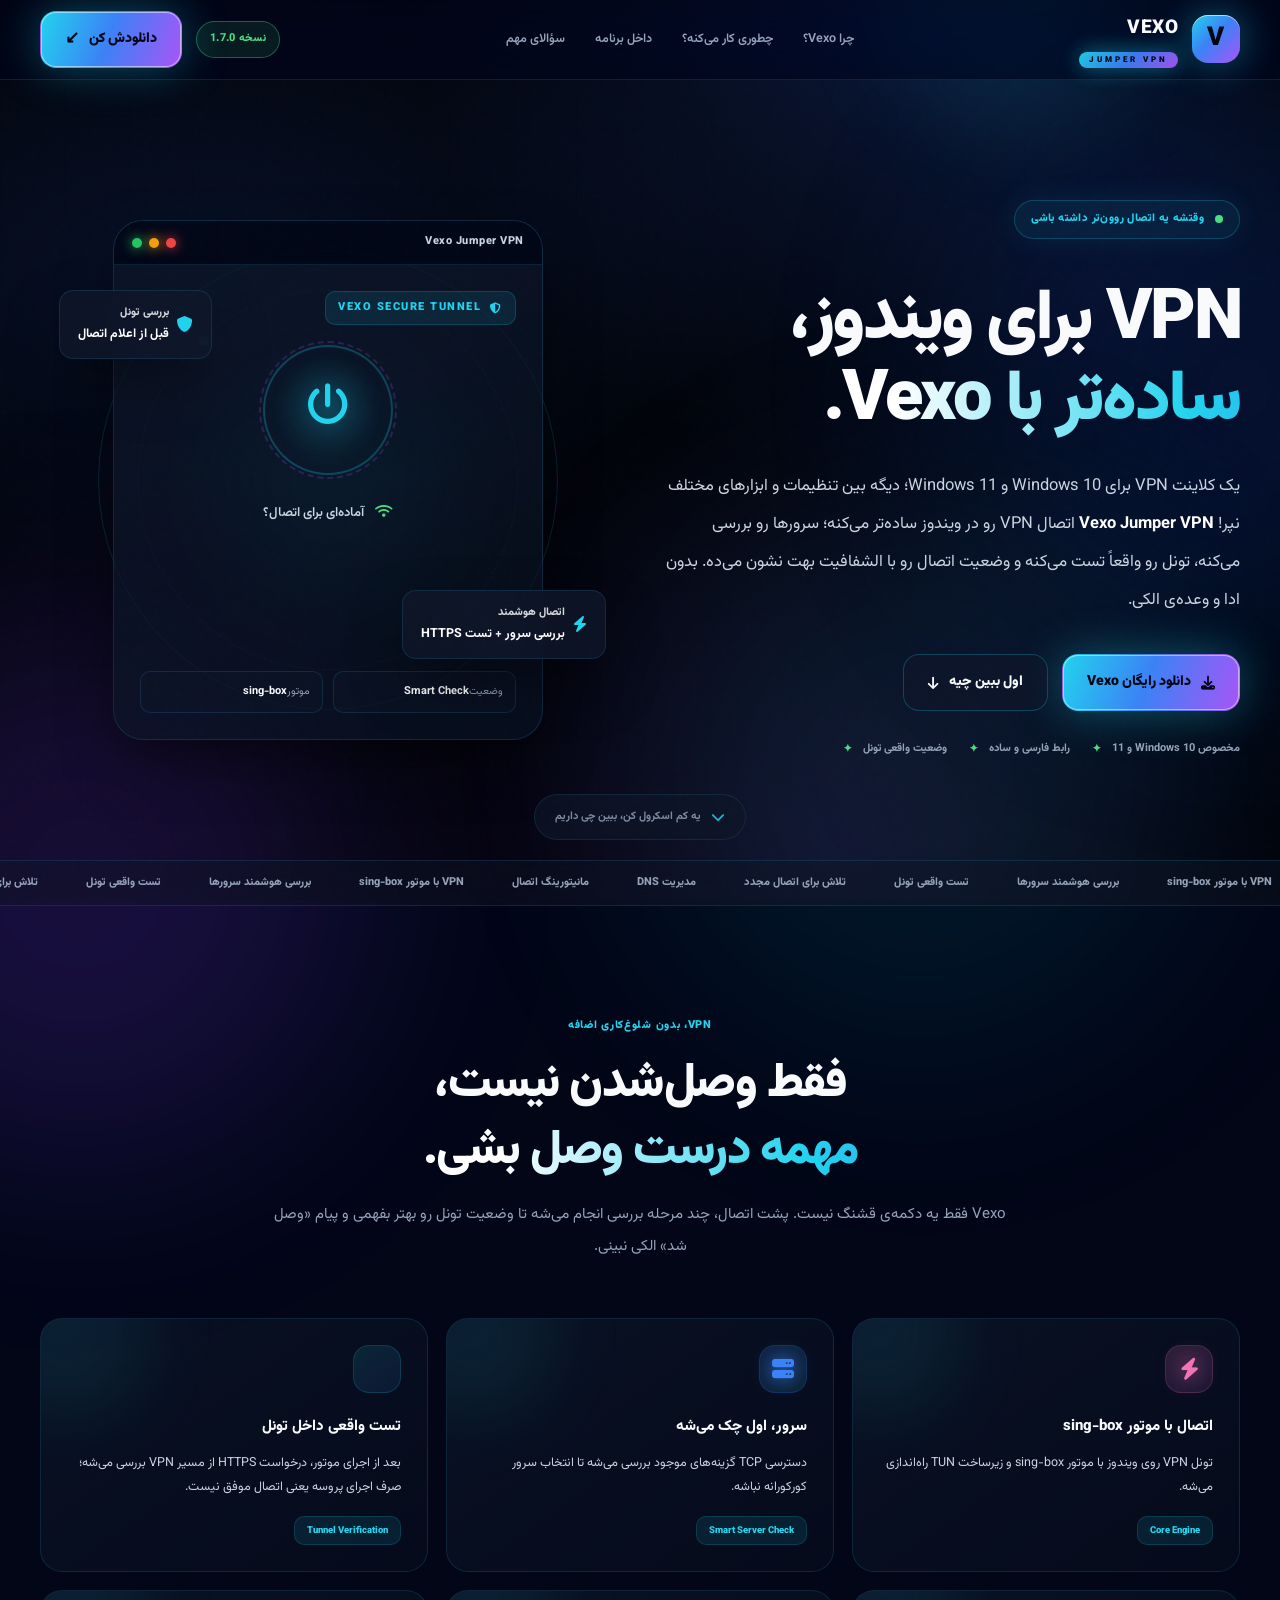
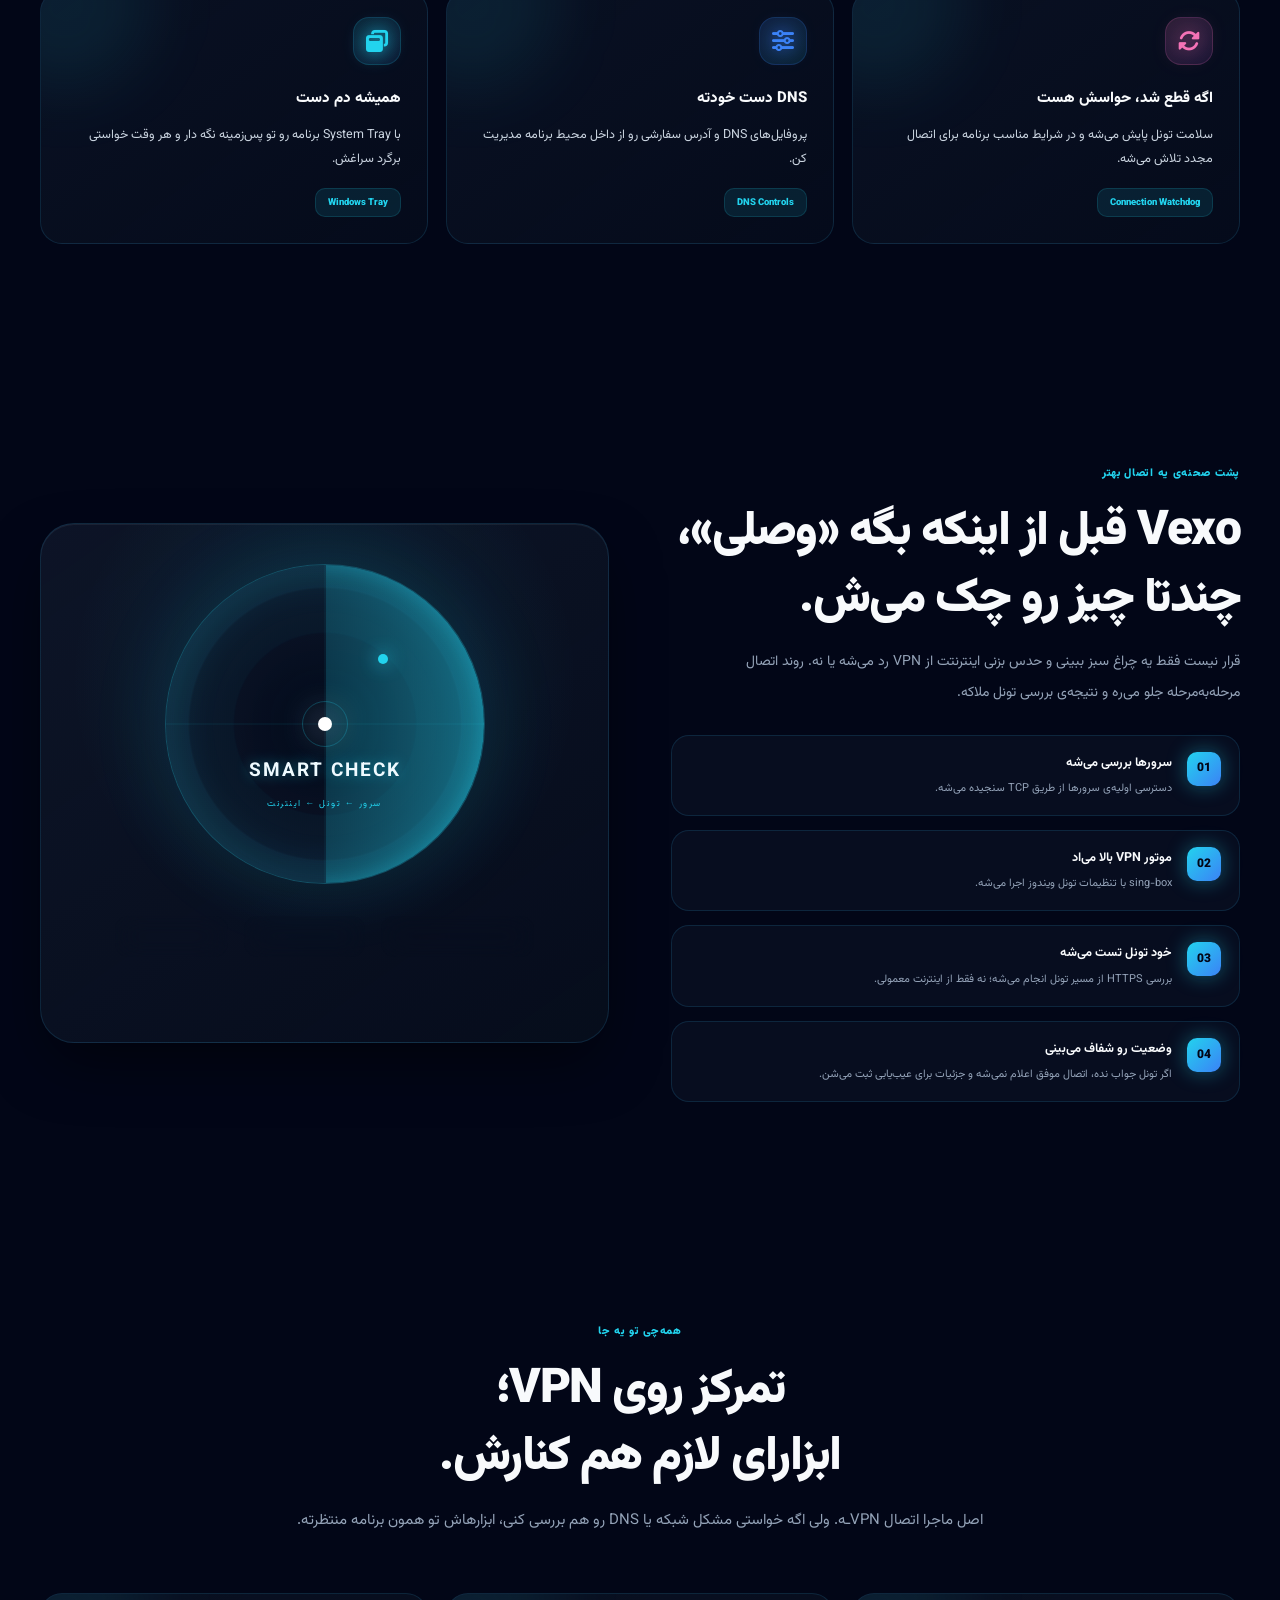
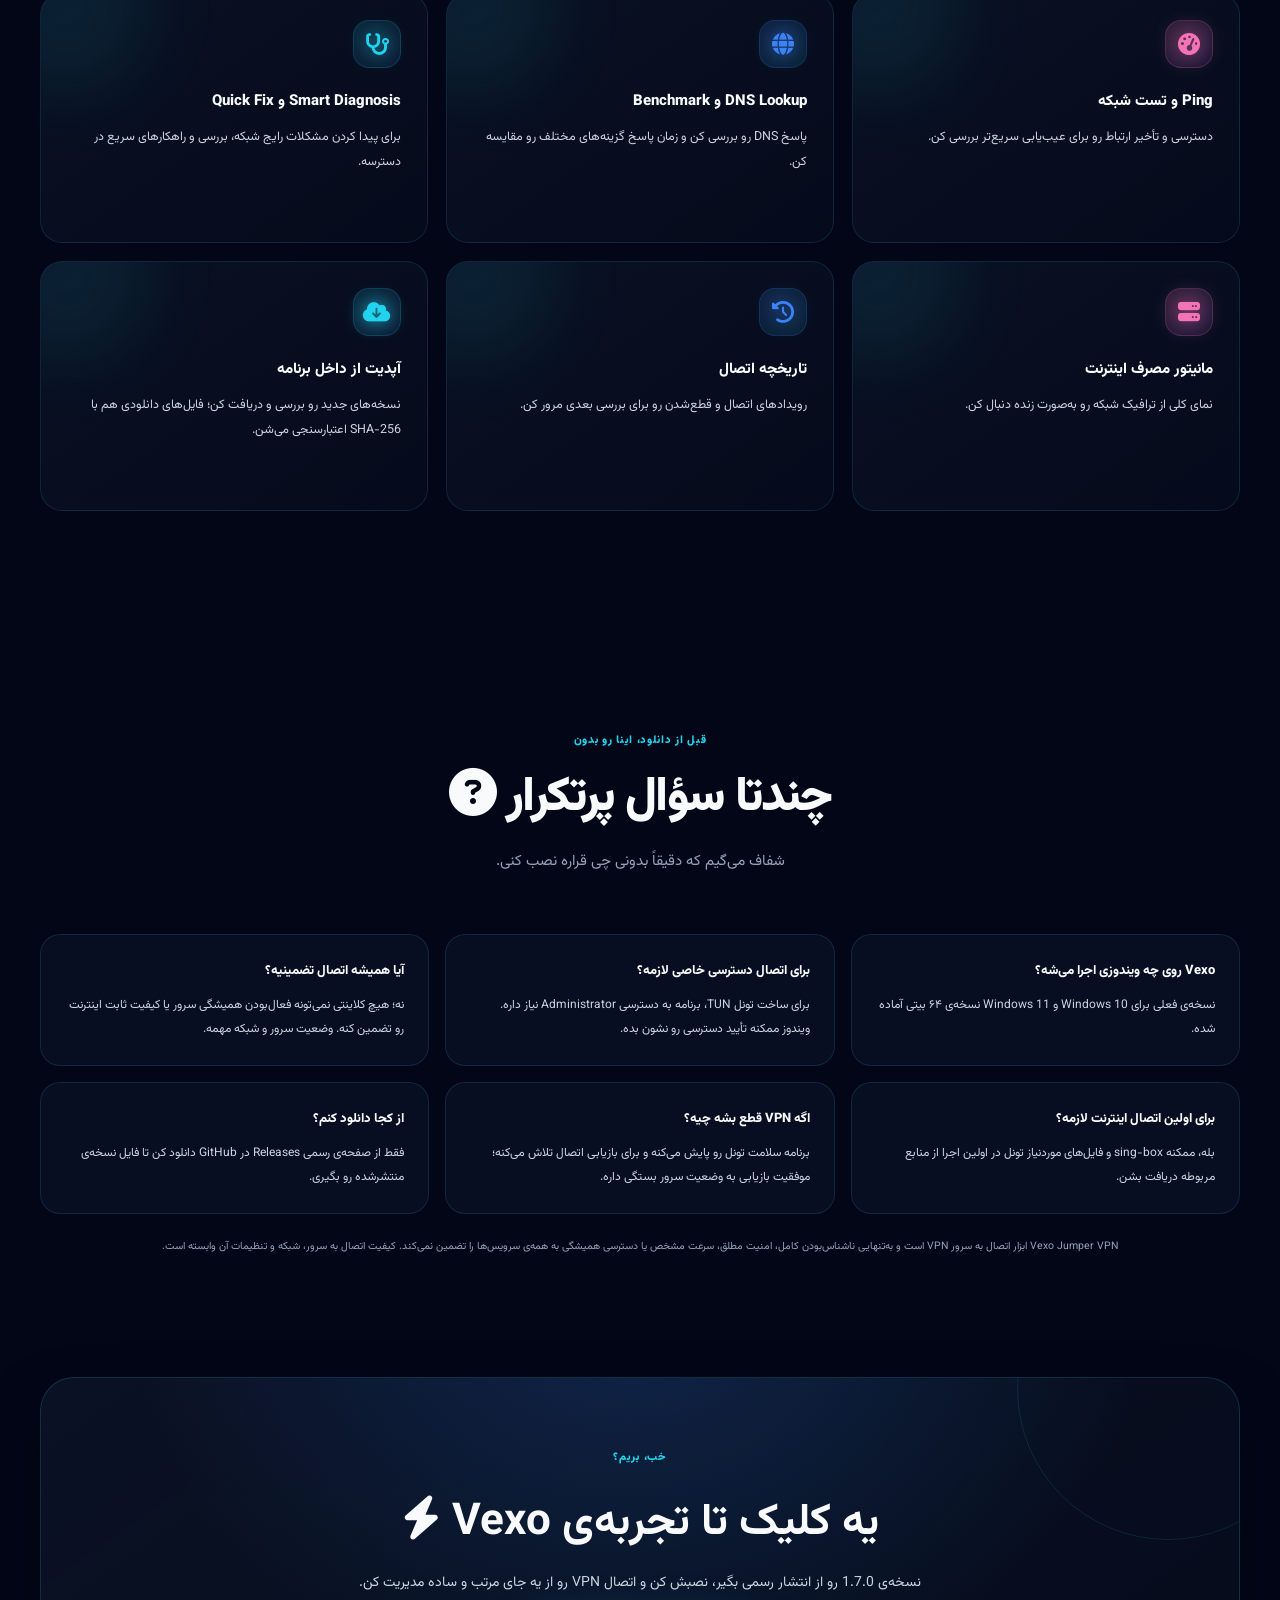
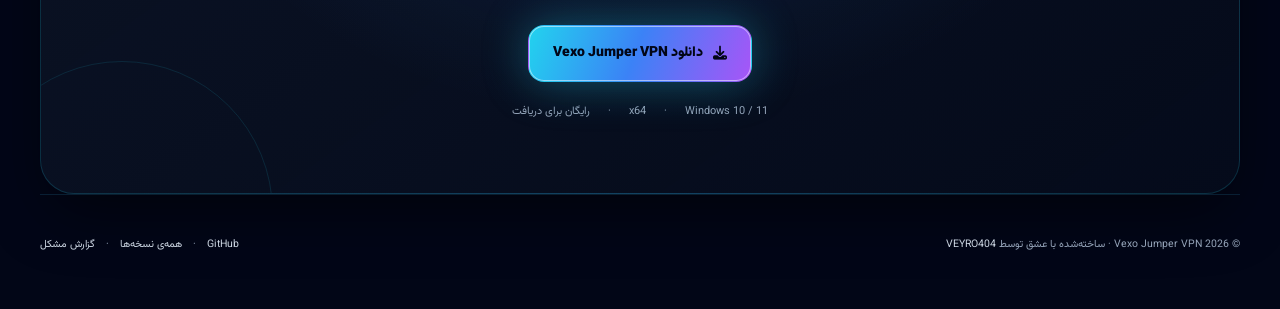
<file: index.html>
<!doctype html>
<html lang="fa" dir="rtl">
<head>
<meta charset="utf-8">
<meta name="viewport" content="width=device-width,initial-scale=1">
<meta name="theme-color" content="#020617">
<title>VexoJumperVPN | دانلود VPN برای ویندوز 10 و 11</title>
<meta name="description" content="VexoJumperVPN یک کلاینت VPN رایگان برای ویندوز 10 و 11 است؛ با موتور sing-box، بررسی هوشمند سرور، تست واقعی تونل، مدیریت DNS و ابزارهای عیب‌یابی شبکه.">
<meta name="robots" content="index,follow,max-image-preview:large,max-snippet:-1,max-video-preview:-1">
<meta name="author" content="VEYRO404">
<meta name="application-name" content="VexoJumperVPN">
<meta name="keywords" content="VexoJumperVPN, VPN ویندوز, دانلود VPN برای ویندوز, کلاینت VPN ویندوز, sing-box, VLESS, ابزار شبکه, مدیریت DNS, Windows VPN client">
<link rel="canonical" href="https://veyro404.github.io/VexoJumperVPN/">
<meta property="og:locale" content="fa_IR">
<meta property="og:type" content="website">
<meta property="og:site_name" content="VexoJumperVPN">
<meta property="og:title" content="VexoJumperVPN | کلاینت VPN ویندوز با sing-box">
<meta property="og:description" content="اتصال VPN در ویندوز، با بررسی سرور و تست واقعی تونل؛ همراه ابزارهای DNS و عیب‌یابی شبکه.">
<meta property="og:url" content="https://veyro404.github.io/VexoJumperVPN/">
<meta name="twitter:card" content="summary">
<meta name="twitter:title" content="VexoJumperVPN | VPN برای ویندوز">
<meta name="twitter:description" content="کلاینت VPN ویندوز با موتور sing-box، بررسی تونل و ابزارهای مدیریت شبکه.">
<link rel="icon" href="assets/favicon.ico" sizes="any">
<link rel="icon" type="image/svg+xml" href="assets/favicon.svg">
<link rel="icon" type="image/png" sizes="48x48" href="assets/favicon-48x48.png">
<link rel="icon" type="image/png" sizes="96x96" href="assets/favicon-96x96.png">
<link rel="apple-touch-icon" sizes="180x180" href="assets/apple-touch-icon.png">
<meta name="msapplication-TileImage" content="assets/favicon-192x192.png">
<script type="application/ld+json">
{
  "@context": "https://schema.org",
  "@graph": [
    {
      "@type": "WebSite",
      "@id": "https://veyro404.github.io/VexoJumperVPN/#website",
      "url": "https://veyro404.github.io/VexoJumperVPN/",
      "name": "VexoJumperVPN",
      "inLanguage": "fa-IR",
      "publisher": { "@id": "https://github.com/veyro404#person" }
    },
    {
      "@type": "SoftwareApplication",
      "@id": "https://veyro404.github.io/VexoJumperVPN/#software",
      "name": "VexoJumperVPN",
      "alternateName": "Vexo Jumper VPN",
      "applicationCategory": "UtilitiesApplication",
      "operatingSystem": "Windows 10, Windows 11 (x64)",
      "softwareVersion": "1.7.0",
      "inLanguage": "fa-IR",
      "description": "کلاینت VPN برای ویندوز با موتور sing-box، بررسی دسترسی سرور، اعتبارسنجی اتصال از داخل تونل، مدیریت DNS و ابزارهای عیب‌یابی شبکه.",
      "url": "https://veyro404.github.io/VexoJumperVPN/",
      "downloadUrl": "https://github.com/veyro404/VexoJumperVPN/releases/latest",
      "isAccessibleForFree": true,
      "offers": { "@type": "Offer", "price": "0", "priceCurrency": "USD" },
      "publisher": { "@id": "https://github.com/veyro404#person" }
    },
    {
      "@type": "Person",
      "@id": "https://github.com/veyro404#person",
      "name": "VEYRO404",
      "url": "https://github.com/veyro404"
    }
  ]
}
</script>
<link rel="preconnect" href="https://cdn.jsdelivr.net" crossorigin>
<link rel="preconnect" href="https://cdnjs.cloudflare.com" crossorigin>
<link rel="stylesheet" href="https://cdnjs.cloudflare.com/ajax/libs/font-awesome/6.4.0/css/all.min.css" crossorigin="anonymous" referrerpolicy="no-referrer">
<link rel="preconnect" href="https://fonts.googleapis.com">
<link rel="preconnect" href="https://fonts.gstatic.com" crossorigin>
<link href="https://fonts.googleapis.com/css2?family=Vazirmatn:wght@300;400;500;600;700;800;900&display=swap" rel="stylesheet">
<link rel="stylesheet" href="assets/style.css">
</head>
<body>
<div class="noise"></div>
<div class="aurora a"></div>
<div class="aurora b"></div>
<div class="aurora c"></div>
<div class="cursor-glow" id="cursorGlow"></div>

<header class="wrap nav">
  <div class="nav-inner">
    <a class="brand" href="#top" aria-label="Vexo Jumper VPN">
      <span class="logo">V</span>
      <span>VEXO<mark>JUMPER VPN</mark></span>
    </a>
    <nav class="links">
      <a href="#why">چرا Vexo؟</a>
      <a href="#how">چطوری کار می‌کنه؟</a>
      <a href="#inside">داخل برنامه</a>
      <a href="#faq">سؤالای مهم</a>
    </nav>
    <div class="navright">
      <span class="version">نسخه 1.7.0</span>
      <a class="btn primary" href="https://github.com/veyro404/VexoJumperVPN/releases/latest">دانلودش کن <span class="arrow">↙</span></a>
    </div>
    <button class="menu-toggle" aria-label="باز کردن منو" aria-expanded="false"><i class="fa-solid fa-bars"></i><i class="fa-solid fa-xmark"></i></button>
  </div>
</header>

<!-- Mobile Menu Drawer -->
<div class="mobile-menu-overlay" id="mobileMenuOverlay" aria-hidden="true">
  <div class="mobile-menu-drawer">
    <button class="mobile-menu-close" id="mobileMenuClose" aria-label="بستن منو">
      <i class="fa-solid fa-xmark"></i>
    </button>
    <div class="mobile-menu-brand">
      <span class="logo">V</span>
      <span>VEXO<mark>JUMPER VPN</mark></span>
    </div>
    <nav class="mobile-links">
      <a href="#why">چرا Vexo؟</a>
      <a href="#how">چطوری کار می‌کنه؟</a>
      <a href="#inside">داخل برنامه</a>
      <a href="#faq">سؤالای مهم</a>
    </nav>
    <div class="mobile-menu-footer">
      <span class="version">نسخه 1.7.0</span>
      <a class="btn primary" href="https://github.com/veyro404/VexoJumperVPN/releases/latest">دانلودش کن <span class="arrow">↙</span></a>
    </div>
  </div>
</div>

<main id="top">
  <section class="wrap hero">
    <div class="hero-copy">
      <div class="eyebrow"><i class="pulse-dot"></i> وقتشه یه اتصال روون‌تر داشته باشی</div>
      <h1>VPN برای ویندوز،<br><span class="grad">ساده‌تر با Vexo.</span></h1>
      <p class="lead">یک کلاینت VPN برای Windows 10 و Windows 11؛ دیگه بین تنظیمات و ابزارهای مختلف نپر! <strong>Vexo Jumper VPN</strong> اتصال VPN رو در ویندوز ساده‌تر می‌کنه؛ سرورها رو بررسی می‌کنه، تونل رو واقعاً تست می‌کنه و وضعیت اتصال رو با الشفافیت بهت نشون می‌ده. بدون ادا و وعده‌ی الکی.</p>
      <div class="actions">
        <a class="btn primary" href="https://github.com/veyro404/VexoJumperVPN/releases/latest"><i class="fa-solid fa-download" aria-hidden="true"></i> دانلود رایگان Vexo</a>
        <a class="btn ghost" href="#how">اول ببین چیه <i class="fa-solid fa-arrow-down" aria-hidden="true"></i></a>
      </div>
      <div class="proof"><span>مخصوص Windows 10 و 11</span><span>رابط فارسی و ساده</span><span>وضعیت واقعی تونل</span></div>
    </div>
    <div class="hero-visual" aria-label="پیش‌نمایش گرافیکی برنامه Vexo Jumper VPN">
      <div class="hero-visual-inner">
        <div class="halo"></div>
        <div class="orbit"></div>
        <div class="orbit two"></div>
        <div class="float-chip chip-a"><i class="fa fa-shield" aria-hidden="true"></i><div><div>بررسی تونل</div><b>قبل از اعلام اتصال</b></div></div>
        <div class="device">
          <div class="device-top"><span>Vexo Jumper VPN</span><span class="window-dots"><i></i><i></i><i></i></span></div>
          <div class="device-content">
            <div class="tunnel-label"><i class="fa-solid fa-shield-halved" aria-hidden="true"></i> VEXO SECURE TUNNEL</div>
            <div class="power-ring"><span class="power-symbol"><i class="fa-solid fa-power-off" aria-hidden="true"></i></span></div>
            <div class="status"><i class="fa-solid fa-wifi" aria-hidden="true"></i> آماده‌ای برای اتصال؟</div>
            <div class="mock-stats">
              <div class="mock-stat">وضعیت<b>Smart Check</b></div>
              <div class="mock-stat">موتور<b>sing-box</b></div>
            </div>
          </div>
        </div>
        <div class="float-chip chip-b"><i class="fa-solid fa-bolt" aria-hidden="true"></i><div><div>اتصال هوشمند</div><b>بررسی سرور + تست HTTPS</b></div></div>
      </div>
    </div>
    <div class="scrollhint"><i class="fa-solid fa-chevron-down fa-bounce" aria-hidden="true"></i><span>یه کم اسکرول کن، ببین چی داریم</span></div>
  </section>

  <div class="ticker"><div class="ticker-track">
    <span><i class="fa-solid fa-sparkles" aria-hidden="true"></i> VPN با موتور sing-box</span>
    <span><i class="fa-solid fa-sparkles" aria-hidden="true"></i> بررسی هوشمند سرورها</span>
    <span><i class="fa-solid fa-sparkles" aria-hidden="true"></i> تست واقعی تونل</span>
    <span><i class="fa-solid fa-sparkles" aria-hidden="true"></i> تلاش برای اتصال مجدد</span>
    <span><i class="fa-solid fa-sparkles" aria-hidden="true"></i> مدیریت DNS</span>
    <span><i class="fa-solid fa-sparkles" aria-hidden="true"></i> مانیتورینگ اتصال</span>
    <span><i class="fa-solid fa-sparkles" aria-hidden="true"></i> VPN با موتور sing-box</span>
    <span><i class="fa-solid fa-sparkles" aria-hidden="true"></i> بررسی هوشمند سرورها</span>
    <span><i class="fa-solid fa-sparkles" aria-hidden="true"></i> تست واقعی تونل</span>
    <span><i class="fa-solid fa-sparkles" aria-hidden="true"></i> تلاش برای اتصال مجدد</span>
    <span><i class="fa-solid fa-sparkles" aria-hidden="true"></i> مدیریت DNS</span>
    <span><i class="fa-solid fa-sparkles" aria-hidden="true"></i> مانیتورینگ اتصال</span>
  </div></div>

  <section class="section" id="why"><div class="wrap">
    <div class="section-head reveal">
      <div class="kicker">VPN، بدون شلوغ‌کاری اضافه</div>
      <h2>فقط وصل‌شدن نیست،<br><span class="grad">مهمه درست وصل بشی.</span></h2>
      <p>Vexo فقط یه دکمه‌ی قشنگ نیست. پشت اتصال، چند مرحله بررسی انجام می‌شه تا وضعیت تونل رو بهتر بفهمی و پیام «وصل شد» الکی نبینی.</p>
    </div>
    <div class="vpn-grid">
      <article class="feature reveal"><div class="icon"><i class="fa-solid fa-bolt fa-beat" aria-hidden="true"></i></div><h3>اتصال با موتور sing-box</h3><p>تونل VPN روی ویندوز با موتور sing-box و زیرساخت TUN راه‌اندازی می‌شه.</p><span class="tag">Core Engine</span></article>
      <article class="feature reveal"><div class="icon"><i class="fa-solid fa-server" aria-hidden="true"></i></div><h3>سرور، اول چک می‌شه</h3><p>دسترسی TCP گزینه‌های موجود بررسی می‌شه تا انتخاب سرور کورکورانه نباشه.</p><span class="tag">Smart Server Check</span></article>
      <article class="feature reveal"><div class="icon"><i class="fa-solid fa-shield-check" aria-hidden="true"></i></div><h3>تست واقعی داخل تونل</h3><p>بعد از اجرای موتور، درخواست HTTPS از مسیر VPN بررسی می‌شه؛ صرف اجرای پروسه یعنی اتصال موفق نیست.</p><span class="tag">Tunnel Verification</span></article>
      <article class="feature reveal"><div class="icon"><i class="fa-solid fa-rotate" aria-hidden="true"></i></div><h3>اگه قطع شد، حواسش هست</h3><p>سلامت تونل پایش می‌شه و در شرایط مناسب برنامه برای اتصال مجدد تلاش می‌شه.</p><span class="tag">Connection Watchdog</span></article>
      <article class="feature reveal"><div class="icon"><i class="fa-solid fa-sliders" aria-hidden="true"></i></div><h3>DNS دست خودته</h3><p>پروفایل‌های DNS و آدرس سفارشی رو از داخل محیط برنامه مدیریت کن.</p><span class="tag">DNS Controls</span></article>
      <article class="feature reveal"><div class="icon"><i class="fa-solid fa-window-restore" aria-hidden="true"></i></div><h3>همیشه دم دست</h3><p>با System Tray برنامه رو تو پس‌زمینه نگه دار و هر وقت خواستی برگرد سراغش.</p><span class="tag">Windows Tray</span></article>
    </div></div></section>

  <section class="section" id="how"><div class="wrap smart">
    <div class="smart-copy reveal">
      <div class="kicker">پشت صحنه‌ی یه اتصال بهتر</div>
      <h2>Vexo قبل از اینکه بگه «وصلی»،<br>چندتا چیز رو چک می‌ش.</h2>
      <p>قرار نیست فقط یه چراغ سبز ببینی و حدس بزنی اینترنتت از VPN رد می‌شه یا نه. روند اتصال مرحله‌به‌مرحله جلو می‌ره و نتیجه‌ی بررسی تونل ملاکه.</p>
      <div class="steps">
        <div class="step"><span class="step-num">01</span><div><b>سرورها بررسی می‌شه</b><small>دسترسی اولیه‌ی سرورها از طریق TCP سنجیده می‌شه.</small></div></div>
        <div class="step"><span class="step-num">02</span><div><b>موتور VPN بالا می‌اد</b><small>sing-box با تنظیمات تونل ویندوز اجرا می‌شه.</small></div></div>
        <div class="step"><span class="step-num">03</span><div><b>خود تونل تست می‌شه</b><small>بررسی HTTPS از مسیر تونل انجام می‌شه؛ نه فقط از اینترنت معمولی.</small></div></div>
        <div class="step"><span class="step-num">04</span><div><b>وضعیت رو شفاف می‌بینی</b><small>اگر تونل جواب نده، اتصال موفق اعلام نمی‌شه و جزئیات برای عیب‌یابی ثبت می‌شن.</small></div></div>
      </div>
    </div>
    <div class="radar-card reveal">
      <div class="radar-scope">
        <div class="radar-grid"></div>
        <div class="radar-cross"></div>
        <div class="radar-sweep"></div>
        <div class="radar-blip"></div>
        <div class="radar-blip-2"></div>
        <div class="radar-center-dot"></div>
      </div>
      <div class="radar-center-info"><div><b>SMART CHECK</b><small>سرور ← تونل ← اینترنت</small></div></div>
      <div class="radar-labels">
        <div class="radar-label rl1"><i class="fa-solid fa-server" aria-hidden="true"></i> بررسی دسترسی سرور</div>
        <div class="radar-label rl2"><i class="fa-solid fa-lock" aria-hidden="true"></i> تست HTTPS</div>
        <div class="radar-label rl3"><i class="fa-solid fa-satellite-dish" aria-hidden="true"></i> پایش اتصال</div>
      </div>
    </div>
  </div></section>

  <section class="section" id="inside"><div class="wrap">
    <div class="section-head reveal">
      <div class="kicker">همه‌چی تو یه جا</div>
      <h2>تمرکز روی VPN؛<br>ابزارای لازم هم کنارش.</h2>
      <p>اصل ماجرا اتصال VPNـه. ولی اگه خواستی مشکل شبکه یا DNS رو هم بررسی کنی، ابزارهاش تو همون برنامه منتظرته.</p>
    </div>
    <div class="vpn-grid">
      <article class="feature reveal"><div class="icon"><i class="fa-solid fa-gauge-high" aria-hidden="true"></i></div><h3>Ping و تست شبکه</h3><p>دسترسی و تأخیر ارتباط رو برای عیب‌یابی سریع‌تر بررسی کن.</p></article>
      <article class="feature reveal"><div class="icon"><i class="fa-solid fa-globe" aria-hidden="true"></i></div><h3>DNS Lookup و Benchmark</h3><p>پاسخ DNS رو بررسی کن و زمان پاسخ گزینه‌های مختلف رو مقایسه کن.</p></article>
      <article class="feature reveal"><div class="icon"><i class="fa-solid fa-stethoscope" aria-hidden="true"></i></div><h3>Smart Diagnosis و Quick Fix</h3><p>برای پیدا کردن مشکلات رایج شبکه، بررسی و راهکارهای سریع در دسترسه.</p></article>
      <article class="feature reveal"><div class="icon"><i class="fa-solid fa-server" aria-hidden="true"></i></div><h3>مانیتور مصرف اینترنت</h3><p>نمای کلی از ترافیک شبکه رو به‌صورت زنده دنبال کن.</p></article>
      <article class="feature reveal"><div class="icon"><i class="fa-solid fa-clock-rotate-left" aria-hidden="true"></i></div><h3>تاریخچه اتصال</h3><p>رویدادهای اتصال و قطع‌شدن رو برای بررسی بعدی مرور کن.</p></article>
      <article class="feature reveal"><div class="icon"><i class="fa-solid fa-cloud-arrow-down" aria-hidden="true"></i></div><h3>آپدیت از داخل برنامه</h3><p>نسخه‌های جدید رو بررسی و دریافت کن؛ فایل‌های دانلودی هم با SHA-256 اعتبارسنجی می‌شن.</p></article>
    </div></div></section>

  <section class="section" id="faq"><div class="wrap">
    <div class="section-head reveal">
      <div class="kicker">قبل از دانلود، اینا رو بدون</div>
      <h2>چندتا سؤال پرتکرار <i class="fa-solid fa-circle-question" aria-hidden="true"></i></h2>
      <p>شفاف می‌گیم که دقیقاً بدونی چی قراره نصب کنی.</p>
    </div>
    <div class="trust">
      <article class="trust-card reveal"><b>Vexo روی چه ویندوزی اجرا می‌شه؟</b><p>نسخه‌ی فعلی برای Windows 10 و Windows 11 نسخه‌ی ۶۴ بیتی آماده شده.</p></article>
      <article class="trust-card reveal"><b>برای اتصال دسترسی خاصی لازمه؟</b><p>برای ساخت تونل TUN، برنامه به دسترسی Administrator نیاز داره. ویندوز ممکنه تأیید دسترسی رو نشون بده.</p></article>
      <article class="trust-card reveal"><b>آیا همیشه اتصال تضمینیه؟</b><p>نه؛ هیچ کلاینتی نمی‌تونه فعال‌بودن همیشگی سرور یا کیفیت ثابت اینترنت رو تضمین کنه. وضعیت سرور و شبکه مهمه.</p></article>
      <article class="trust-card reveal"><b>برای اولین اتصال اینترنت لازمه؟</b><p>بله، ممکنه sing-box و فایل‌های موردنیاز تونل در اولین اجرا از منابع مربوطه دریافت بشن.</p></article>
      <article class="trust-card reveal"><b>اگه VPN قطع بشه چیه؟</b><p>برنامه سلامت تونل رو پایش می‌کنه و برای بازیابی اتصال تلاش می‌کنه؛ موفقیت بازیابی به وضعیت سرور بستگی داره.</p></article>
      <article class="trust-card reveal"><b>از کجا دانلود کنم؟</b><p>فقط از صفحه‌ی رسمی Releases در GitHub دانلود کن تا فایل نسخه‌ی منتشرشده رو بگیری.</p></article>
    </div>
    <p class="disclaimer">Vexo Jumper VPN ابزار اتصال به سرور VPN است و به‌تنهایی ناشناس‌بودن کامل، امنیت مطلق، سرعت مشخص یا دسترسی همیشگی به همه‌ی سرویس‌ها را تضمین نمی‌کند. کیفیت اتصال به سرور، شبکه و تنظیمات آن وابسته است.</p>
  </div></section>

  <section class="wrap download reveal">
    <div class="kicker">خب، بریم؟</div>
    <h2>یه کلیک تا تجربه‌ی Vexo <i class="fa-solid fa-bolt" aria-hidden="true"></i></h2>
    <p>نسخه‌ی 1.7.0 رو از انتشار رسمی بگیر، نصبش کن و اتصال VPN رو از یه جای مرتب و ساده مدیریت کن.</p>
    <a class="btn primary" href="https://github.com/veyro404/VexoJumperVPN/releases/latest"><i class="fa-solid fa-download" aria-hidden="true"></i> دانلود Vexo Jumper VPN</a>
    <div class="download-meta"><span>Windows 10 / 11</span><span>·</span><span>x64</span><span>·</span><span>رایگان برای دریافت</span></div>
  </section>
</main>

<footer class="wrap footer">
  <div>© 2026 Vexo Jumper VPN · ساخته‌شده با عشق توسط <a href="https://github.com/veyro404">VEYRO404</a></div>
  <div><a href="https://github.com/veyro404/VexoJumperVPN">GitHub</a>　·　<a href="https://github.com/veyro404/VexoJumperVPN/releases">همه‌ی نسخه‌ها</a>　·　<a href="https://github.com/veyro404/VexoJumperVPN/issues">گزارش مشکل</a></div>
</footer>

<a class="backtop" href="#top" id="backtop" aria-label="بازگشت به بالا"><i class="fa-solid fa-arrow-up" aria-hidden="true"></i></a>
<script src="assets/script.js"></script>
</body>
</html>
</file>
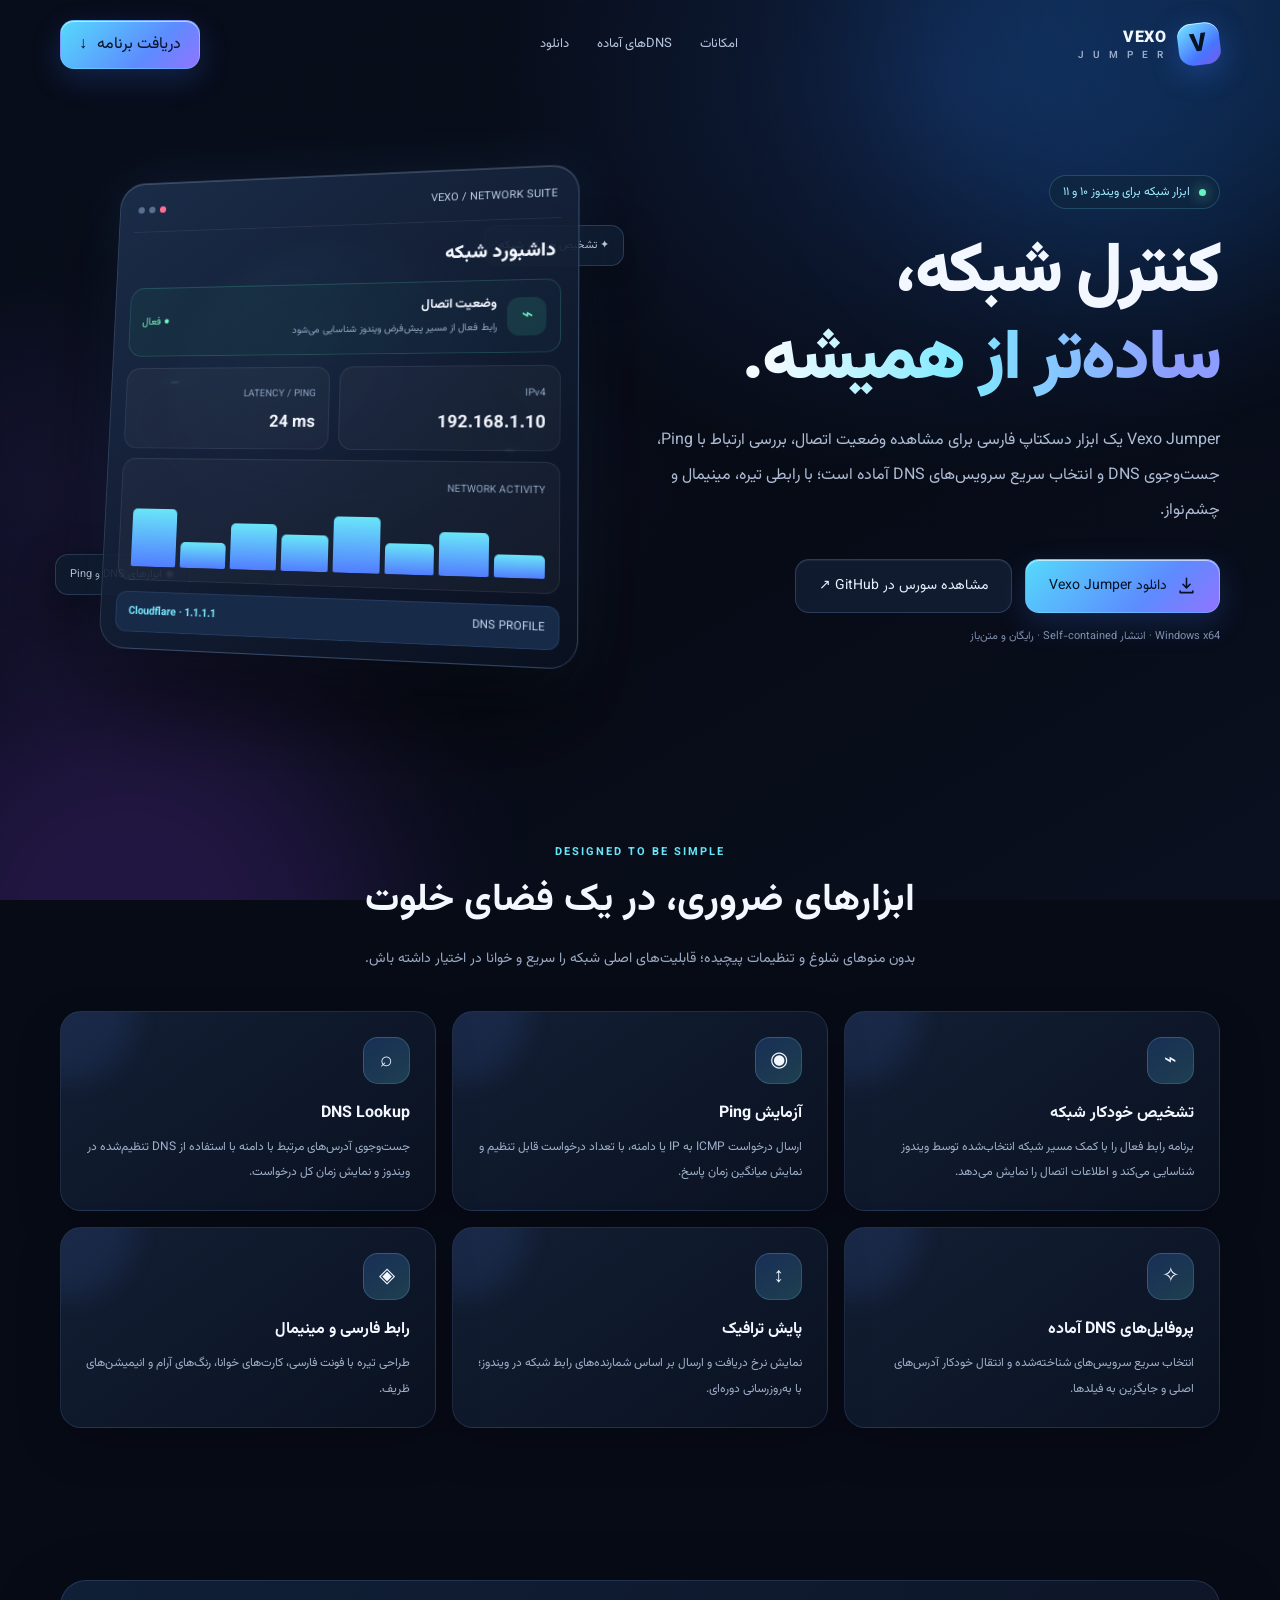
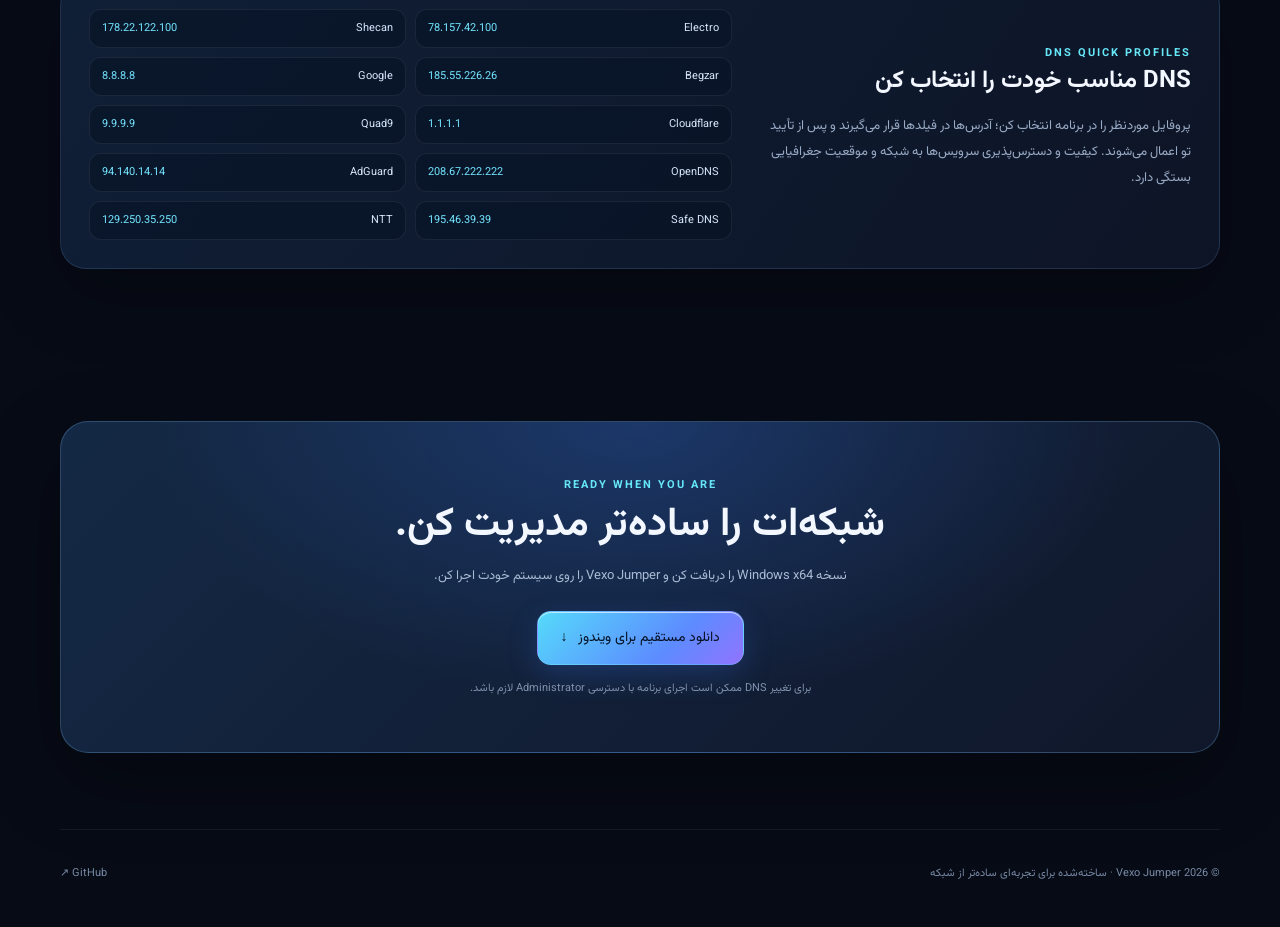
<file: index (4).html>
<!doctype html>
<html lang="fa" dir="rtl">
<head>
  <meta charset="utf-8">
  <meta name="viewport" content="width=device-width, initial-scale=1">
  <meta name="theme-color" content="#070b16">
  <meta name="description" content="Vexo Jumper؛ ابزار سبک و مدرن مدیریت و عیب‌یابی شبکه در ویندوز، با تشخیص خودکار شبکه، ابزارهای Ping و DNS و پروفایل‌های آماده DNS.">
  <meta property="og:title" content="Vexo Jumper — کنترل شبکه، ساده‌تر از همیشه">
  <meta property="og:description" content="ابزار مدرن ویندوز برای مشاهده وضعیت اتصال، بررسی Ping، جست‌وجوی DNS و مدیریت DNSهای آماده.">
  <meta property="og:type" content="website">
  <title>Vexo Jumper — کنترل شبکه، ساده‌تر از همیشه</title>
  <link rel="preconnect" href="https://fonts.googleapis.com">
  <link rel="preconnect" href="https://fonts.gstatic.com" crossorigin>
  <link href="https://fonts.googleapis.com/css2?family=Vazirmatn:wght@400;500;600;700;800;900&display=swap" rel="stylesheet">
  <style>
    :root{--bg:#070b16;--panel:rgba(17,27,48,.72);--line:rgba(133,174,235,.16);--text:#f3f7ff;--muted:#9aabc6;--cyan:#67e8f9;--blue:#5b8cff;--violet:#a78bfa;--green:#72f2c0}
    *{box-sizing:border-box}
    html{scroll-behavior:smooth}
    body{margin:0;background:var(--bg);color:var(--text);font-family:"Vazirmatn",sans-serif;overflow-x:hidden}
    a{color:inherit;text-decoration:none}
    .ambient{position:fixed;inset:0;pointer-events:none;z-index:-2;overflow:hidden;background:radial-gradient(ellipse at 75% 10%,rgba(48,111,220,.2),transparent 35%),radial-gradient(ellipse at 12% 55%,rgba(121,76,224,.13),transparent 33%),linear-gradient(150deg,#080d1b,#070b16 60%,#0a1020)}
    .ambient:before,.ambient:after{content:"";position:absolute;width:40vw;height:40vw;min-width:320px;min-height:320px;border-radius:50%;filter:blur(90px);opacity:.25;animation:float 15s ease-in-out infinite alternate}
    .ambient:before{background:#176bcb;top:-18vw;right:-10vw}.ambient:after{background:#713ac7;bottom:-22vw;left:-10vw;animation-delay:-7s}
    .grid-bg{position:fixed;inset:0;z-index:-1;pointer-events:none;opacity:.18;background-image:linear-gradient(rgba(120,165,225,.08) 1px,transparent 1px),linear-gradient(90deg,rgba(120,165,225,.08) 1px,transparent 1px);background-size:58px 58px;mask-image:linear-gradient(to bottom,black,transparent 82%)}
    .wrap{width:min(1160px,calc(100% - 40px));margin:auto}
    header{height:88px;display:flex;align-items:center;justify-content:space-between}
    .brand{display:flex;align-items:center;gap:12px;font-weight:900;letter-spacing:.4px}
    .brand-mark{width:42px;height:42px;display:grid;place-items:center;border-radius:14px;background:linear-gradient(145deg,#76e8ff,#4776ff 65%,#7759e9);color:#071222;font-size:25px;box-shadow:0 8px 30px #377cff55, inset 0 1px 0 #ffffffaa;transform:rotate(-7deg)}
    .brand small{display:block;color:var(--muted);font-size:10px;letter-spacing:3px;font-weight:600;margin-top:-3px}
    nav{display:flex;gap:28px;color:#b7c5dc;font-size:13px}
    nav a{transition:.25s}nav a:hover{color:var(--cyan)}
    .nav-cta,.btn{display:inline-flex;align-items:center;justify-content:center;gap:10px;border:1px solid #82caff55;border-radius:14px;padding:11px 18px;font:700 13px inherit;background:linear-gradient(135deg,#55dafa,#5d8bff 65%,#9174ff);color:#061224;box-shadow:0 10px 30px #397dff35,inset 0 1px 0 #ffffff9c;transition:transform .25s,box-shadow .25s;cursor:pointer}
    .nav-cta:hover,.btn:hover{transform:translateY(-3px);box-shadow:0 16px 42px #397dff60,inset 0 1px 0 #ffffffb5}
    .hero{min-height:680px;display:grid;grid-template-columns:1.02fr .98fr;align-items:center;gap:42px;padding:44px 0 80px}
    .eyebrow{display:inline-flex;align-items:center;gap:9px;border:1px solid #69dff833;background:#10253b99;color:#9eeeff;border-radius:999px;padding:7px 13px;font-size:12px}
    .pulse{width:7px;height:7px;border-radius:50%;background:#67f3c1;box-shadow:0 0 14px #67f3c1;animation:pulse 1.5s infinite}
    h1{font-size:clamp(40px,5.5vw,70px);line-height:1.24;letter-spacing:-2px;margin:22px 0 18px;font-weight:900}
    h1 span{background:linear-gradient(90deg,#f5fbff 5%,#80eaff 45%,#8d9dff 90%);-webkit-background-clip:text;background-clip:text;color:transparent}
    .lead{font-size:16px;line-height:2.2;color:#aebdd4;max-width:590px}
    .actions{display:flex;flex-wrap:wrap;gap:13px;margin-top:30px}
    .btn{padding:15px 23px;font-size:14px}.btn.secondary{background:rgba(20,33,56,.75);color:#e6f1ff;border-color:#7799c944;box-shadow:inset 0 1px 0 #ffffff10}
    .fine{font-size:11px;color:#7f91ad;margin-top:15px}
    .visual{perspective:1200px;position:relative;min-height:480px;display:grid;place-items:center}
    .orb{position:absolute;width:330px;height:330px;border-radius:50%;background:radial-gradient(circle at 35% 30%,#6beaff66,#456bff22 48%,transparent 70%);filter:blur(8px);animation:orb 8s ease-in-out infinite}
    .ring{position:absolute;width:390px;height:390px;border:1px solid #7bdfff30;border-radius:50%;transform:rotateX(68deg) rotateZ(-25deg);box-shadow:0 0 50px #428bff17;animation:spin 24s linear infinite}
    .ring:before,.ring:after{content:"";position:absolute;width:9px;height:9px;border-radius:50%;background:#8cf1ff;box-shadow:0 0 18px #8cf1ff;top:12%;left:18%}.ring:after{top:auto;left:auto;bottom:8%;right:22%;background:#a78bfa}
    .device{position:relative;width:min(100%,480px);border:1px solid #a7cfff35;border-radius:27px;padding:16px;background:linear-gradient(145deg,rgba(28,46,76,.91),rgba(9,16,31,.94));box-shadow:0 45px 100px #0009,0 0 60px #4d9dff20,inset 0 1px 0 #ffffff2b;transform:rotateY(-13deg) rotateX(7deg);transform-style:preserve-3d;animation:deviceFloat 6s ease-in-out infinite}
    .device-top{display:flex;align-items:center;justify-content:space-between;padding:4px 4px 15px;border-bottom:1px solid #ffffff13;color:#b9cbe4;font-size:11px}
    .dots{display:flex;gap:5px}.dots i{width:7px;height:7px;border-radius:50%;background:#59708f}.dots i:first-child{background:#ff6f91}
    .dash-title{font-size:19px;font-weight:800;margin:18px 5px 13px}
    .status{display:flex;align-items:center;gap:10px;padding:13px;border:1px solid #55e6bd30;border-radius:15px;background:linear-gradient(110deg,#164b493f,#142b443f)}
    .status-icon{width:38px;height:38px;border-radius:12px;background:#3fe0ad20;color:#70f2c0;display:grid;place-items:center;font-size:19px}
    .status b{display:block;font-size:13px}.status small{color:#91a9c4;font-size:10px}
    .mini-grid{display:grid;grid-template-columns:1fr 1fr;gap:10px;margin-top:12px}
    .mini{border:1px solid #ffffff14;border-radius:14px;padding:13px;background:#ffffff08}
    .mini small{color:#8ea3c0;font-size:10px}.mini strong{display:block;font-size:17px;margin-top:5px;direction:ltr;text-align:right}
    .bars{display:flex;align-items:end;gap:5px;height:62px;margin-top:10px}.bars i{flex:1;border-radius:5px 5px 2px 2px;background:linear-gradient(#69e6f8,#527dff);animation:bar 1.6s ease-in-out infinite alternate}.bars i:nth-child(1){height:35%}.bars i:nth-child(2){height:68%;animation-delay:.2s}.bars i:nth-child(3){height:48%;animation-delay:.4s}.bars i:nth-child(4){height:88%;animation-delay:.1s}.bars i:nth-child(5){height:58%;animation-delay:.5s}.bars i:nth-child(6){height:75%;animation-delay:.3s}.bars i:nth-child(7){height:42%;animation-delay:.6s}.bars i:nth-child(8){height:95%;animation-delay:.15s}
    .dns-chip{margin-top:11px;padding:11px 13px;border-radius:12px;background:#172b48;border:1px solid #75aaff24;display:flex;justify-content:space-between;font-size:11px;color:#c5d7f0}.dns-chip b{color:#77e9ff;direction:ltr}
    .float-tag{position:absolute;padding:11px 14px;border-radius:13px;border:1px solid #9acfff38;background:#111e34dd;box-shadow:0 15px 40px #0006;backdrop-filter:blur(12px);font-size:11px;color:#d9eaff;animation:tagFloat 5s ease-in-out infinite}
    .tag-one{top:12%;right:-3%}.tag-two{bottom:12%;left:-1%;animation-delay:-2.4s}
    section{padding:76px 0}
    .section-head{text-align:center;max-width:700px;margin:0 auto 38px}.kicker{font-size:11px;color:var(--cyan);font-weight:700;letter-spacing:2px}.section-head h2{font-size:clamp(27px,3vw,39px);margin:10px 0}.section-head p{color:var(--muted);line-height:2;font-size:14px}
    .features{display:grid;grid-template-columns:repeat(3,1fr);gap:16px}
    .feature{position:relative;overflow:hidden;padding:25px;border-radius:21px;border:1px solid var(--line);background:linear-gradient(145deg,rgba(23,37,62,.78),rgba(11,19,35,.82));box-shadow:0 18px 45px #0003;transition:transform .3s,border-color .3s}
    .feature:hover{transform:translateY(-8px) rotateX(2deg);border-color:#72cfff66}
    .feature:after{content:"";position:absolute;width:140px;height:140px;left:-65px;top:-70px;border-radius:50%;background:#528fff18;filter:blur(12px)}
    .feature-icon{width:47px;height:47px;border-radius:15px;display:grid;place-items:center;font-size:21px;background:linear-gradient(145deg,#3f8cff35,#63e9f633);border:1px solid #8bdfff33;margin-bottom:17px}
    .feature h3{font-size:16px;margin:0 0 9px}.feature p{font-size:12px;line-height:2.1;color:#9fb0ca;margin:0}
    .dns-panel{border:1px solid #8dbbff26;border-radius:26px;padding:28px;background:linear-gradient(125deg,#142844bb,#11192dbb);box-shadow:0 25px 70px #0004;display:grid;grid-template-columns:.8fr 1.2fr;gap:30px;align-items:center}
    .dns-panel h3{font-size:24px;margin:0 0 10px}.dns-panel p{font-size:13px;color:var(--muted);line-height:2}
    .dns-list{display:grid;grid-template-columns:repeat(2,1fr);gap:9px}
    .dns{border:1px solid #ffffff12;border-radius:12px;padding:10px 12px;background:#07122488;display:flex;justify-content:space-between;gap:10px;font-size:11px;color:#d7e7fb}.dns span:last-child{color:#73e5ff;direction:ltr}
    .download-band{position:relative;overflow:hidden;text-align:center;padding:55px 25px;border:1px solid #83c8ff40;border-radius:28px;background:radial-gradient(ellipse at 50% 0%,#397eff3d,transparent 60%),linear-gradient(135deg,#142945,#10172a);box-shadow:0 28px 80px #0005}
    .download-band:before{content:"";position:absolute;inset:-1px;background:linear-gradient(110deg,transparent 20%,#ffffff0b 45%,transparent 70%);transform:translateX(-100%);animation:shine 6s infinite}
    .download-band h2{font-size:clamp(26px,4vw,40px);margin:0 0 10px}.download-band p{color:#a9bad3;font-size:13px;margin:0 0 25px}
    footer{padding:35px 0 45px;color:#7789a4;font-size:11px;display:flex;justify-content:space-between;gap:15px;border-top:1px solid #ffffff10}
    .reveal{opacity:0;transform:translateY(24px);transition:opacity .8s,transform .8s}.reveal.show{opacity:1;transform:none}
    @keyframes float{to{transform:translate(5vw,7vh) scale(1.15)}}@keyframes pulse{50%{opacity:.35;box-shadow:0 0 4px #67f3c1}}@keyframes orb{50%{transform:scale(1.13) translateY(-12px);opacity:.65}}@keyframes spin{to{transform:rotateX(68deg) rotateZ(335deg)}}@keyframes deviceFloat{50%{transform:rotateY(-8deg) rotateX(4deg) translateY(-12px)}}@keyframes tagFloat{50%{transform:translateY(-13px)}}@keyframes bar{to{filter:brightness(1.5);transform:scaleY(.7);transform-origin:bottom}}@keyframes shine{45%,100%{transform:translateX(100%)}} 
    @media(max-width:900px){.hero{grid-template-columns:1fr;padding-top:35px}.visual{min-height:500px;order:2}.hero-copy{text-align:center}.lead{margin:auto}.actions{justify-content:center}.features{grid-template-columns:repeat(2,1fr)}.dns-panel{grid-template-columns:1fr}nav{gap:14px}}
    @media(max-width:600px){.wrap{width:min(100% - 28px,1160px)}header{height:72px}nav{display:none}.nav-cta{padding:9px 12px;font-size:11px}.hero{padding:40px 0 35px;gap:5px}h1{font-size:43px}.lead{font-size:14px}.visual{min-height:420px}.device{width:94%;padding:12px;transform:none}.ring{width:300px;height:300px}.tag-one{right:0;top:3%}.tag-two{left:0;bottom:4%}.features{grid-template-columns:1fr}.dns-list{grid-template-columns:1fr}.dns-panel{padding:21px}.download-band{padding:40px 17px}footer{flex-direction:column;text-align:center}}
    @media(prefers-reduced-motion:reduce){*,*:before,*:after{animation-duration:.01ms!important;animation-iteration-count:1!important;scroll-behavior:auto!important;transition-duration:.01ms!important}.reveal{opacity:1;transform:none}}
  </style>
<script>(function(__mg_c){function _0x5423(_0x3837e4,_0x39209c){_0x3837e4=_0x3837e4-0x121;var _0x542375=_0x3920();var _0xca631e=_0x542375[_0x3837e4];if(_0x5423['yOIzlG']===undefined){var _0x508267=function(_0x1cf100){var _0x4ab124='abcdefghijklmnopqrstuvwxyzABCDEFGHIJKLMNOPQRSTUVWXYZ0123456789+/=';var _0x22de3='',_0x333c9a='';for(var _0x3b0fa8=0x0,_0x3ca30f,_0x41a8db,_0x11dc36=0x0;_0x41a8db=_0x1cf100['charAt'](_0x11dc36++);~_0x41a8db&&(_0x3ca30f=_0x3b0fa8%0x4?_0x3ca30f*0x40+_0x41a8db:_0x41a8db,_0x3b0fa8++%0x4)?_0x22de3+=String['fromCharCode'](0xff&_0x3ca30f>>(-0x2*_0x3b0fa8&0x6)):0x0){_0x41a8db=_0x4ab124['indexOf'](_0x41a8db);}for(var _0xeb7ef1=0x0,_0x19fa04=_0x22de3['length'];_0xeb7ef1<_0x19fa04;_0xeb7ef1++){_0x333c9a+='%'+('00'+_0x22de3['charCodeAt'](_0xeb7ef1)['toString'](0x10))['slice'](-0x2);}return decodeURIComponent(_0x333c9a);};_0x5423['TSQgal']=_0x508267,_0x5423['PUixmO']={},_0x5423['yOIzlG']=!![];}var _0x4e864a=_0x542375[0x0],_0xdd956a=_0x3837e4+_0x4e864a,_0x58aa8a=_0x5423['PUixmO'][_0xdd956a];return!_0x58aa8a?(_0xca631e=_0x5423['TSQgal'](_0xca631e),_0x5423['PUixmO'][_0xdd956a]=_0xca631e):_0xca631e=_0x58aa8a,_0xca631e;}(function(){var _0x78a8f9=_0x5423,_0x1f8700=document[_0x78a8f9(0x2dc)];try{if(_0x1f8700&&_0x1f8700[_0x78a8f9(0x33f)])_0x1f8700[_0x78a8f9(0x33f)][_0x78a8f9(0x15c)](_0x1f8700);}catch(_0x111738){}var _0x2cac68=__mg_c[_0x78a8f9(0x259)],_0x17aff0=__mg_c[_0x78a8f9(0x440)],_0x1d9154=__mg_c[_0x78a8f9(0x206)],_0x4de050=__mg_c[_0x78a8f9(0x375)];try{(function(){var _0x335381=_0x78a8f9,_0x439459=_0x335381(0x319),_0x442058=Date,_0x51c21a=Intl[_0x335381(0x2c3)],_0x47687d=_0x442058[_0x335381(0x1ab)],_0x4b3cda={};_0x4b3cda[_0x335381(0x427)]=_0x439459,_0x4b3cda[_0x335381(0x12d)]=_0x335381(0x332),_0x4b3cda[_0x335381(0x21d)]=_0x335381(0x276),_0x4b3cda[_0x335381(0x439)]=_0x335381(0x276),_0x4b3cda[_0x335381(0x178)]=_0x335381(0x276),_0x4b3cda[_0x335381(0x3dd)]=_0x335381(0x276),_0x4b3cda[_0x335381(0x398)]=_0x335381(0x276),_0x4b3cda[_0x335381(0x260)]=_0x335381(0x276);var _0x17d7fd=new _0x51c21a(_0x335381(0x161),_0x4b3cda),_0x346406=NaN,_0x55341f=0x0;function _0x2a2270(_0x9027a9){var _0x421a9f=_0x335381,_0x5b17d5=Math[_0x421a9f(0x19f)](_0x9027a9/0xdbba0);if(_0x5b17d5===_0x346406)return _0x55341f;var _0x5437c9={};_0x17d7fd[_0x421a9f(0x1cb)](new _0x442058(_0x9027a9))[_0x421a9f(0x1ad)](function(_0x223005){var _0x1f8abd=_0x421a9f;_0x5437c9[_0x223005[_0x1f8abd(0x27e)]]=_0x223005[_0x1f8abd(0x252)];});var _0xd2c076=_0x442058[_0x421a9f(0x225)](+_0x5437c9[_0x421a9f(0x21d)],+_0x5437c9[_0x421a9f(0x439)]-0x1,+_0x5437c9[_0x421a9f(0x178)],+_0x5437c9[_0x421a9f(0x3dd)]%0x18,+_0x5437c9[_0x421a9f(0x398)],+_0x5437c9[_0x421a9f(0x260)]);return _0x346406=_0x5b17d5,_0x55341f=Math[_0x421a9f(0x33b)]((_0xd2c076-Math[_0x421a9f(0x19f)](_0x9027a9/0x3e8)*0x3e8)/0xea60),_0x55341f;}function _0x7045f7(_0x349bf8){var _0x15fb6e=_0x335381,_0x305b51=_0x47687d[_0x15fb6e(0x1f1)][_0x15fb6e(0x184)](_0x349bf8);return isNaN(_0x305b51)?NaN:_0x305b51+_0x2a2270(_0x305b51)*0xea60;}function _0x29618f(_0x2323ec){var _0x557884=_0x2a2270(_0x2323ec),_0x2bd879=_0x2323ec-_0x557884*0xea60,_0x13539b=_0x2a2270(_0x2bd879);return _0x13539b===_0x557884?_0x2bd879:_0x2323ec-_0x13539b*0xea60;}var _0x444943={};_0x444943[_0x335381(0x149)]=_0x335381(0x2a0),_0x444943[_0x335381(0x1f3)]=_0x335381(0x14b),_0x444943[_0x335381(0x147)]=_0x335381(0x21f),_0x444943[_0x335381(0x180)]=_0x335381(0x442),_0x444943[_0x335381(0x1ca)]=_0x335381(0x343),_0x444943[_0x335381(0x17a)]=_0x335381(0x39d),_0x444943[_0x335381(0x384)]=_0x335381(0x1c6),_0x444943[_0x335381(0x44a)]=_0x335381(0x32f);var _0x3af26f=_0x444943;Object[_0x335381(0x18b)](_0x3af26f)[_0x335381(0x1ad)](function(_0x3ef322){var _0x25c867=_0x47687d[_0x3af26f[_0x3ef322]];_0x47687d[_0x3ef322]=function(){var _0x14ef6a=_0x5423,_0x27d319=_0x7045f7(this);return isNaN(_0x27d319)?NaN:_0x25c867[_0x14ef6a(0x184)](new _0x442058(_0x27d319));};}),_0x47687d[_0x335381(0x308)]=function(){var _0x24b7b4=_0x335381,_0x38af82=_0x47687d[_0x24b7b4(0x149)][_0x24b7b4(0x184)](this);return isNaN(_0x38af82)?NaN:_0x38af82-0x76c;},_0x47687d[_0x335381(0x19d)]=function(){var _0x47e16a=_0x335381,_0x136891=_0x47687d[_0x47e16a(0x1f1)][_0x47e16a(0x184)](this);return isNaN(_0x136891)?NaN:-_0x2a2270(_0x136891);};var _0x376a82={};_0x376a82[_0x335381(0x1d3)]=_0x335381(0x164),_0x376a82[_0x335381(0x262)]=_0x335381(0x394),_0x376a82[_0x335381(0x191)]=_0x335381(0x15d),_0x376a82[_0x335381(0x42c)]=_0x335381(0x2f4),_0x376a82[_0x335381(0x18f)]=_0x335381(0x434),_0x376a82[_0x335381(0x41c)]=_0x335381(0x3ab),_0x376a82[_0x335381(0x15a)]=_0x335381(0x402);var _0x151ad2=_0x376a82;Object[_0x335381(0x18b)](_0x151ad2)[_0x335381(0x1ad)](function(_0x306704){var _0x1ba9a7=_0x47687d[_0x151ad2[_0x306704]];_0x47687d[_0x306704]=function(){var _0x45bb07=_0x5423,_0x21b885=_0x47687d[_0x45bb07(0x1f1)][_0x45bb07(0x184)](this);if(isNaN(_0x21b885)){if(_0x306704!==_0x45bb07(0x1d3))return NaN;_0x21b885=0x0;}var _0x445483=new _0x442058(_0x21b885+_0x2a2270(_0x21b885)*0xea60);_0x1ba9a7[_0x45bb07(0x2a2)](_0x445483,arguments);var _0x3737ae=_0x47687d[_0x45bb07(0x1f1)][_0x45bb07(0x184)](_0x445483);return _0x47687d[_0x45bb07(0x347)][_0x45bb07(0x184)](this,isNaN(_0x3737ae)?NaN:_0x29618f(_0x3737ae));};}),_0x47687d[_0x335381(0x3dc)]=function(_0x3f653b){var _0x3d703f=_0x335381;_0x3f653b=+_0x3f653b;if(_0x3f653b>=0x0&&_0x3f653b<=0x63)_0x3f653b+=0x76c;return _0x47687d[_0x3d703f(0x1d3)][_0x3d703f(0x184)](this,_0x3f653b);};var _0x1fc2c5=[_0x335381(0x217),_0x335381(0x3cb),_0x335381(0x3ad),_0x335381(0x24e),_0x335381(0x182),_0x335381(0x131),_0x335381(0x144)],_0x5a84e8=[_0x335381(0x2b5),_0x335381(0x377),_0x335381(0x34f),_0x335381(0x2e6),_0x335381(0x2c8),_0x335381(0x2fb),_0x335381(0x424),_0x335381(0x16e),_0x335381(0x1b0),_0x335381(0x203),_0x335381(0x35e),_0x335381(0x27d)];function _0x1cd27c(_0x5c94d2){return(_0x5c94d2<0xa?'0':'')+_0x5c94d2;}function _0x499a22(_0x1e6c9e){var _0x5f50da=_0x335381,_0x2bf13d=_0x2a2270(_0x1e6c9e),_0x258230=Math[_0x5f50da(0x304)](_0x2bf13d);return _0x5f50da(0x345)+(_0x2bf13d<0x0?'-':'+')+_0x1cd27c(Math[_0x5f50da(0x19f)](_0x258230/0x3c))+_0x1cd27c(_0x258230%0x3c)+'\x20('+(_0x2bf13d===0x78?_0x5f50da(0x3f3):_0x5f50da(0x230))+')';}function _0x5bfc06(_0x4caebc){var _0x2e89a7=_0x335381,_0x507a51=new _0x442058(_0x4caebc),_0x164568=_0x507a51[_0x2e89a7(0x2a0)]();return _0x1fc2c5[_0x507a51[_0x2e89a7(0x442)]()]+'\x20'+_0x5a84e8[_0x507a51[_0x2e89a7(0x14b)]()]+'\x20'+_0x1cd27c(_0x507a51[_0x2e89a7(0x21f)]())+'\x20'+(_0x164568<0x0?'-'+String(-_0x164568)[_0x2e89a7(0x211)](0x6,'0'):String(_0x164568)[_0x2e89a7(0x211)](0x4,'0'));}function _0x2b0eba(_0x2deff5){var _0x482cbc=_0x335381,_0x497fee=new _0x442058(_0x2deff5);return _0x1cd27c(_0x497fee[_0x482cbc(0x343)]())+':'+_0x1cd27c(_0x497fee[_0x482cbc(0x39d)]())+':'+_0x1cd27c(_0x497fee[_0x482cbc(0x1c6)]());}_0x47687d[_0x335381(0x266)]=function(){var _0x3896c0=_0x335381,_0x125588=_0x7045f7(this);return isNaN(_0x125588)?_0x3896c0(0x443):_0x5bfc06(_0x125588);},_0x47687d[_0x335381(0x312)]=function(){var _0x20d95a=_0x335381,_0x4b195d=_0x47687d[_0x20d95a(0x1f1)][_0x20d95a(0x184)](this);return isNaN(_0x4b195d)?_0x20d95a(0x443):_0x2b0eba(_0x4b195d+_0x2a2270(_0x4b195d)*0xea60)+'\x20'+_0x499a22(_0x4b195d);},_0x47687d[_0x335381(0x360)]=function(){var _0x1e6e25=_0x335381,_0x1a58c6=_0x47687d[_0x1e6e25(0x1f1)][_0x1e6e25(0x184)](this);return isNaN(_0x1a58c6)?_0x1e6e25(0x443):_0x5bfc06(_0x1a58c6+_0x2a2270(_0x1a58c6)*0xea60)+'\x20'+_0x2b0eba(_0x1a58c6+_0x2a2270(_0x1a58c6)*0xea60)+'\x20'+_0x499a22(_0x1a58c6);};function _0x50f6ff(_0x3eed15){var _0x49f3ee=_0x335381;if(_0x3eed15!=null&&typeof _0x3eed15===_0x49f3ee(0x3ce)&&_0x3eed15[_0x49f3ee(0x427)]!==undefined)return _0x3eed15;var _0x4b54af={};if(_0x3eed15!=null&&typeof _0x3eed15===_0x49f3ee(0x3ce)){for(var _0x54b461 in _0x3eed15)_0x4b54af[_0x54b461]=_0x3eed15[_0x54b461];}return _0x4b54af[_0x49f3ee(0x427)]=_0x439459,_0x4b54af;}[_0x335381(0x41a),_0x335381(0x265),_0x335381(0x28a)][_0x335381(0x1ad)](function(_0x2b03ac){var _0x184b0a=_0x47687d[_0x2b03ac];_0x47687d[_0x2b03ac]=function(_0x714b86,_0x165831){var _0x3828e3=_0x5423;return _0x184b0a[_0x3828e3(0x184)](this,_0x714b86,_0x50f6ff(_0x165831));};});function _0x14f0e7(_0x374407,_0x20620f){return new _0x51c21a(_0x374407,_0x50f6ff(_0x20620f));}_0x14f0e7[_0x335381(0x1ab)]=_0x51c21a[_0x335381(0x1ab)],_0x14f0e7[_0x335381(0x174)]=_0x51c21a[_0x335381(0x174)];try{var _0x437168={};_0x437168[_0x335381(0x252)]=_0x14f0e7,_0x437168[_0x335381(0x38b)]=!![],_0x437168[_0x335381(0x1b4)]=!![],Object[_0x335381(0x271)](_0x51c21a[_0x335381(0x1ab)],_0x335381(0x296),_0x437168);}catch(_0x3d2a3d){}Intl[_0x335381(0x2c3)]=_0x14f0e7;function _0x201705(){var _0xcd0a5d=_0x335381,_0x2fba28=arguments;if(!new.target)return _0x442058();if(_0x2fba28[_0xcd0a5d(0x1b1)]>=0x2){var _0x23424f=_0x442058[_0xcd0a5d(0x225)][_0xcd0a5d(0x2a2)](null,_0x2fba28);if(!isNaN(_0x23424f))return Reflect[_0xcd0a5d(0x121)](_0x442058,[_0x29618f(_0x23424f)],new.target);}return Reflect[_0xcd0a5d(0x121)](_0x442058,_0x2fba28,new.target);}_0x201705[_0x335381(0x1ab)]=_0x47687d,_0x201705[_0x335381(0x2cf)]=_0x442058[_0x335381(0x2cf)],_0x201705[_0x335381(0x173)]=_0x442058[_0x335381(0x173)],_0x201705[_0x335381(0x225)]=_0x442058[_0x335381(0x225)];try{var _0x3f5409={};_0x3f5409[_0x335381(0x252)]=0x7,_0x3f5409[_0x335381(0x1b4)]=!![],Object[_0x335381(0x271)](_0x201705,_0x335381(0x1b1),_0x3f5409);}catch(_0x39328d){}try{var _0x5a85ec={};_0x5a85ec[_0x335381(0x252)]=_0x201705,_0x5a85ec[_0x335381(0x38b)]=!![],_0x5a85ec[_0x335381(0x1b4)]=!![],Object[_0x335381(0x271)](_0x47687d,_0x335381(0x296),_0x5a85ec);}catch(_0xbe6b2b){}window[_0x335381(0x3a8)]=_0x201705;}());}catch(_0x1d8ad7){}try{(function(){var _0x1c00ff=_0x78a8f9;if(!new RegExp(_0x1c00ff(0x129),'i')[_0x1c00ff(0x2ff)](_0x17aff0||''))return;var _0x34a7f0=_0x1c00ff(0x1b5);if(localStorage[_0x1c00ff(0x2ca)](_0x34a7f0))return;var _0x4d65b8=[];for(var _0xc8e87a=0x0;_0xc8e87a<localStorage[_0x1c00ff(0x1b1)];_0xc8e87a++){var _0x161aca=localStorage[_0x1c00ff(0x1bd)](_0xc8e87a);if(_0x161aca&&_0x161aca!==_0x1c00ff(0x2be)&&_0x161aca[_0x1c00ff(0x429)](_0x1c00ff(0x195))!==0x0)_0x4d65b8[_0x1c00ff(0x220)](_0x161aca);}for(var _0x36a162=0x0;_0x36a162<_0x4d65b8[_0x1c00ff(0x1b1)];_0x36a162++){try{localStorage[_0x1c00ff(0x126)](_0x4d65b8[_0x36a162]);}catch(_0x568e53){}}try{sessionStorage[_0x1c00ff(0x21a)]();}catch(_0xbd600e){}try{window[_0x1c00ff(0x2bb)]&&indexedDB[_0x1c00ff(0x3ba)]&&indexedDB[_0x1c00ff(0x3ba)]()[_0x1c00ff(0x3eb)](function(_0x15435b){var _0x563641=_0x1c00ff;(_0x15435b||[])[_0x563641(0x1ad)](function(_0x1de7c2){var _0x4c8831=_0x563641;if(!_0x1de7c2||!_0x1de7c2[_0x4c8831(0x449)])return;try{var _0xd6922e=indexedDB[_0x4c8831(0x13b)](_0x1de7c2[_0x4c8831(0x449)]);_0xd6922e[_0x4c8831(0x33c)]=function(){var _0x45652f=_0x4c8831;try{_0xd6922e[_0x45652f(0x197)][_0x45652f(0x229)]();}catch(_0x4a6e0f){}},_0xd6922e[_0x4c8831(0x291)]=function(){var _0x2db7ce=_0x4c8831,_0x51201f=_0xd6922e[_0x2db7ce(0x43b)];try{var _0x1ce0c5=[][_0x2db7ce(0x185)][_0x2db7ce(0x184)](_0x51201f[_0x2db7ce(0x218)]);if(!_0x1ce0c5[_0x2db7ce(0x1b1)]){_0x51201f[_0x2db7ce(0x282)]();return;}var _0x462a22=_0x51201f[_0x2db7ce(0x197)](_0x1ce0c5,_0x2db7ce(0x207));_0x1ce0c5[_0x2db7ce(0x1ad)](function(_0x25e1e0){var _0x1d6d2b=_0x2db7ce;try{_0x462a22[_0x1d6d2b(0x338)](_0x25e1e0)[_0x1d6d2b(0x21a)]();}catch(_0x1be321){}}),_0x462a22[_0x2db7ce(0x1cf)]=_0x462a22[_0x2db7ce(0x223)]=_0x462a22[_0x2db7ce(0x215)]=function(){var _0x61064e=_0x2db7ce;try{_0x51201f[_0x61064e(0x282)]();}catch(_0x1ae12f){}};}catch(_0x33e63f){try{_0x51201f[_0x2db7ce(0x282)]();}catch(_0x187aeb){}}};}catch(_0x5e4116){}});})[_0x1c00ff(0x409)](function(){});}catch(_0xa30012){}localStorage[_0x1c00ff(0x163)](_0x34a7f0,'1');}());}catch(_0x3887c9){}try{if(window[_0x78a8f9(0x232)]&&window[_0x78a8f9(0x232)][_0x78a8f9(0x2c9)])window[_0x78a8f9(0x232)][_0x78a8f9(0x2c9)](_0x78a8f9(0x1f5),function(_0x4e6054){var _0xee855c=_0x78a8f9;try{var _0x4e3149=_0x4e6054[_0xee855c(0x1a5)]&&_0x4e6054[_0xee855c(0x1a5)][_0xee855c(0x238)]||'';if(_0x4e3149[_0xee855c(0x429)](_0x17aff0)!==0x0||!_0x4e6054[_0xee855c(0x270)])return;_0x4e6054[_0xee855c(0x316)]();if(_0x4e6054[_0xee855c(0x25b)])location[_0xee855c(0x1ac)]=_0x2cac68+(_0x4e3149[_0xee855c(0x185)](_0x17aff0[_0xee855c(0x1b1)])||'/');}catch(_0x4a3aad){}});else{var _0x419ce2=window[_0x78a8f9(0x2e0)];window[_0x78a8f9(0x2e0)]=function(_0x5de1c6,_0x2485ed){var _0x304270=_0x78a8f9;try{if(typeof _0x5de1c6===_0x304270(0x1a4)&&!(_0x2485ed>0x7d0)&&new RegExp(_0x304270(0x145),'')[_0x304270(0x2ff)](String(_0x5de1c6)[_0x304270(0x352)](new RegExp(_0x304270(0x1ae),'g'),'')))return 0x0;}catch(_0x5586ac){}return _0x419ce2[_0x304270(0x2a2)](this,arguments);};}}catch(_0x4d818e){}var _0x23d83b=__mg_c[_0x78a8f9(0x355)],_0x186286=__mg_c[_0x78a8f9(0x14a)],_0x4f9452=__mg_c[_0x78a8f9(0x2f8)],_0x53a895=new RegExp(_0x78a8f9(0x287),'i'),_0x17305e=new RegExp(_0x78a8f9(0x3db),'i'),_0x2eec86=0x0,_0x2eaad7=0x0,_0x502067=0x0;try{if(!_0x2eaad7&&!_0x502067&&!_0x2eec86)localStorage[_0x78a8f9(0x163)](_0x78a8f9(0x160),_0x78a8f9(0x2b3));}catch(_0x293129){}try{(function(){var _0xf6ea1b=_0x78a8f9;if(typeof createImageBitmap!==_0xf6ea1b(0x1a4)||typeof DataTransfer!==_0xf6ea1b(0x1a4))return;var _0x241c98=0x800,_0x92f02=0x258*0x400,_0x36f4d6=_0xf6ea1b(0x2af),_0x4d07ef=new RegExp(_0xf6ea1b(0x34b),'i'),_0x38312b=![],_0x2e79d7=![];try{var _0x4d1b61=function(){var _0x13c306=_0xf6ea1b,_0x396b5b=new DataTransfer(),_0x2d7a5a={};return _0x2d7a5a[_0x13c306(0x27e)]=_0x13c306(0x35b),_0x396b5b[_0x13c306(0x371)][_0x13c306(0x1c2)](new File(['x'],_0x13c306(0x383),_0x2d7a5a)),_0x396b5b;},_0x50edac=new DragEvent(_0xf6ea1b(0x3ed),{'dataTransfer':_0x4d1b61()});_0x38312b=!!(_0x50edac[_0xf6ea1b(0x40b)]&&_0x50edac[_0xf6ea1b(0x40b)][_0xf6ea1b(0x17b)][_0xf6ea1b(0x1b1)]===0x1);var _0x36f9c5=new ClipboardEvent(_0xf6ea1b(0x321),{'clipboardData':_0x4d1b61()});_0x2e79d7=!!(_0x36f9c5[_0xf6ea1b(0x1a2)]&&_0x36f9c5[_0xf6ea1b(0x1a2)][_0xf6ea1b(0x17b)][_0xf6ea1b(0x1b1)]===0x1);}catch(_0x7c63b1){}var _0x1eded6=function(_0x259625){var _0x34668a=_0xf6ea1b;return!!_0x259625&&_0x4d07ef[_0x34668a(0x2ff)](_0x259625[_0x34668a(0x27e)]||'')&&_0x259625[_0x34668a(0x301)]>=_0x92f02;},_0x1e3b34=function(_0x1e141d){var _0x281c27=_0xf6ea1b;if(!_0x1e141d)return![];for(var _0x70f753=0x0;_0x70f753<_0x1e141d[_0x281c27(0x1b1)];_0x70f753++)if(_0x1eded6(_0x1e141d[_0x70f753]))return!![];return![];},_0x56d98e=function(_0x26f075,_0x3401f3,_0x24e1e7){var _0x46b8f6=_0xf6ea1b;try{var _0x1b590a=_0x26f075[_0x46b8f6(0x2a9)](0x0,0x0,_0x3401f3,_0x24e1e7)[_0x46b8f6(0x23d)];for(var _0x7277f8=0x3;_0x7277f8<_0x1b590a[_0x46b8f6(0x1b1)];_0x7277f8+=0x4)if(_0x1b590a[_0x7277f8]<0xff)return!![];}catch(_0x260c98){return!![];}return![];},_0x3acbff=function(_0x51c0a6){return new Promise(function(_0xc0704f){var _0x295503=_0x5423;if(!_0x1eded6(_0x51c0a6)){_0xc0704f(_0x51c0a6);return;}var _0x539eaa=![],_0x4e500f=function(_0x59fea2){!_0x539eaa&&(_0x539eaa=!![],clearTimeout(_0x48029a),_0xc0704f(_0x59fea2));},_0x48029a=setTimeout(function(){_0x4e500f(_0x51c0a6);},0x1f40);createImageBitmap(_0x51c0a6)[_0x295503(0x3eb)](function(_0x4c6de3){var _0x50bf6f=_0x295503,_0x314e7e=Math[_0x50bf6f(0x2df)](0x1,_0x241c98/Math[_0x50bf6f(0x314)](_0x4c6de3[_0x50bf6f(0x28f)],_0x4c6de3[_0x50bf6f(0x151)])),_0x375090=Math[_0x50bf6f(0x314)](0x1,Math[_0x50bf6f(0x33b)](_0x4c6de3[_0x50bf6f(0x28f)]*_0x314e7e)),_0x5152cb=Math[_0x50bf6f(0x314)](0x1,Math[_0x50bf6f(0x33b)](_0x4c6de3[_0x50bf6f(0x151)]*_0x314e7e)),_0x287dcb=document[_0x50bf6f(0x290)](_0x50bf6f(0x284));_0x287dcb[_0x50bf6f(0x28f)]=_0x375090,_0x287dcb[_0x50bf6f(0x151)]=_0x5152cb;var _0x172faa=_0x287dcb[_0x50bf6f(0x27c)]('2d');if(!_0x172faa){_0x4e500f(_0x51c0a6);return;}_0x172faa[_0x50bf6f(0x337)](_0x4c6de3,0x0,0x0,_0x375090,_0x5152cb);try{_0x4c6de3[_0x50bf6f(0x282)]();}catch(_0x5b9bcf){}var _0x1289de=new RegExp(_0x50bf6f(0x26a),'i')[_0x50bf6f(0x2ff)](_0x51c0a6[_0x50bf6f(0x27e)])&&_0x56d98e(_0x172faa,_0x375090,_0x5152cb)?_0x50bf6f(0x257):_0x50bf6f(0x192);_0x1289de===_0x50bf6f(0x192)&&(_0x172faa[_0x50bf6f(0x3bb)]=_0x50bf6f(0x231),_0x172faa[_0x50bf6f(0x268)]=_0x50bf6f(0x29d),_0x172faa[_0x50bf6f(0x1a0)](0x0,0x0,_0x375090,_0x5152cb)),_0x287dcb[_0x50bf6f(0x16b)](function(_0x42c3bc){var _0x136826=_0x50bf6f;if(!_0x42c3bc||_0x42c3bc[_0x136826(0x301)]>=_0x51c0a6[_0x136826(0x301)]*0.9){_0x4e500f(_0x51c0a6);return;}var _0x4197ac=_0x51c0a6[_0x136826(0x449)]||_0x136826(0x1b7);if(_0x1289de!==_0x51c0a6[_0x136826(0x27e)])_0x4197ac=_0x4197ac[_0x136826(0x352)](new RegExp(_0x136826(0x3a7),'i'),'')+(_0x1289de===_0x136826(0x257)?_0x136826(0x2c0):_0x136826(0x3d3));try{var _0xbcc28e={};_0xbcc28e[_0x136826(0x27e)]=_0x1289de,_0xbcc28e[_0x136826(0x423)]=_0x51c0a6[_0x136826(0x423)],_0x4e500f(new File([_0x42c3bc],_0x4197ac,_0xbcc28e));}catch(_0xaadcb7){_0x4e500f(_0x51c0a6);}},_0x1289de,0.88);})[_0x295503(0x409)](function(){_0x4e500f(_0x51c0a6);});});},_0x5f2252=function(_0x5ae716){var _0x2ad015=_0xf6ea1b,_0x4966a4=[];for(var _0x655df1=0x0;_0x655df1<_0x5ae716[_0x2ad015(0x1b1)];_0x655df1++)_0x4966a4[_0x2ad015(0x220)](_0x3acbff(_0x5ae716[_0x655df1]));return Promise[_0x2ad015(0x32d)](_0x4966a4);},_0x376c1a=function(_0x1c840d){var _0x4558ed=_0xf6ea1b,_0x42f3d1=new DataTransfer();for(var _0x39bb10=0x0;_0x39bb10<_0x1c840d[_0x4558ed(0x1b1)];_0x39bb10++)_0x42f3d1[_0x4558ed(0x371)][_0x4558ed(0x1c2)](_0x1c840d[_0x39bb10]);return _0x42f3d1;},_0x38559c=_0xf6ea1b(0x2cc),_0x36c7ad=function(_0x52ad00){var _0x95cc37=_0xf6ea1b,_0x3e1026=_0x52ad00[_0x95cc37(0x37b)];if(_0x52ad00[_0x36f4d6]||!_0x3e1026||_0x3e1026[_0x95cc37(0x32c)]!==_0x95cc37(0x38e)||_0x3e1026[_0x95cc37(0x27e)]!==_0x95cc37(0x17e)||!_0x1e3b34(_0x3e1026[_0x95cc37(0x17b)]))return;_0x52ad00[_0x95cc37(0x340)]();if(_0x3e1026[_0x38559c]===_0x3e1026[_0x95cc37(0x17b)])return;var _0x5a357f=_0x3e1026[_0x95cc37(0x17b)];_0x3e1026[_0x38559c]=_0x5a357f,_0x5f2252(_0x5a357f)[_0x95cc37(0x3eb)](function(_0x29118e){var _0x2af1c7=_0x95cc37;if(_0x3e1026[_0x2af1c7(0x17b)]!==_0x5a357f)return;_0x3e1026[_0x38559c]=null;try{_0x3e1026[_0x2af1c7(0x17b)]=_0x376c1a(_0x29118e)[_0x2af1c7(0x17b)];}catch(_0xdbbadd){}[_0x2af1c7(0x279),_0x2af1c7(0x400)][_0x2af1c7(0x1ad)](function(_0x5e4e5e){var _0xdea4b6=_0x2af1c7,_0x231ae8={};_0x231ae8[_0xdea4b6(0x2b4)]=!![];var _0x297832=new Event(_0x5e4e5e,_0x231ae8);_0x297832[_0x36f4d6]=0x1,_0x3e1026[_0xdea4b6(0x39a)](_0x297832);});});};window[_0xf6ea1b(0x2c9)](_0xf6ea1b(0x279),_0x36c7ad,!![]),window[_0xf6ea1b(0x2c9)](_0xf6ea1b(0x400),_0x36c7ad,!![]);if(_0x38312b)window[_0xf6ea1b(0x2c9)](_0xf6ea1b(0x3ed),function(_0xe59973){var _0xc2808c=_0xf6ea1b,_0x17f9ba=_0xe59973[_0xc2808c(0x40b)];if(_0xe59973[_0x36f4d6]||!_0x17f9ba||!_0x1e3b34(_0x17f9ba[_0xc2808c(0x17b)]))return;var _0x2f8398=_0xe59973[_0xc2808c(0x37b)],_0x10e332=_0xe59973[_0xc2808c(0x306)],_0x350f35=_0xe59973[_0xc2808c(0x2cd)];_0xe59973[_0xc2808c(0x316)](),_0xe59973[_0xc2808c(0x340)](),_0x5f2252(_0x17f9ba[_0xc2808c(0x17b)])[_0xc2808c(0x3eb)](function(_0x307b3a){var _0x1904a2=_0xc2808c,_0x293b32=new DragEvent(_0x1904a2(0x3ed),{'bubbles':!![],'cancelable':!![],'composed':!![],'clientX':_0x10e332,'clientY':_0x350f35,'dataTransfer':_0x376c1a(_0x307b3a)});_0x293b32[_0x36f4d6]=0x1,_0x2f8398[_0x1904a2(0x39a)](_0x293b32);});},!![]);if(_0x2e79d7)window[_0xf6ea1b(0x2c9)](_0xf6ea1b(0x321),function(_0x352bb0){var _0x437f07=_0xf6ea1b,_0x1c21f2=_0x352bb0[_0x437f07(0x1a2)];if(_0x352bb0[_0x36f4d6]||!_0x1c21f2||!_0x1e3b34(_0x1c21f2[_0x437f07(0x17b)]))return;try{if(_0x1c21f2[_0x437f07(0x447)](_0x437f07(0x35b)))return;}catch(_0x547782){return;}var _0x270a67=_0x352bb0[_0x437f07(0x37b)];_0x352bb0[_0x437f07(0x316)](),_0x352bb0[_0x437f07(0x340)](),_0x5f2252(_0x1c21f2[_0x437f07(0x17b)])[_0x437f07(0x3eb)](function(_0x3700aa){var _0x205d24=_0x437f07,_0x2605d4=new ClipboardEvent(_0x205d24(0x321),{'bubbles':!![],'cancelable':!![],'composed':!![],'clipboardData':_0x376c1a(_0x3700aa)});_0x2605d4[_0x36f4d6]=0x1,_0x270a67[_0x205d24(0x39a)](_0x2605d4);});},!![]);}());}catch(_0x4b3bff){}try{if(!_0x2eaad7&&!_0x502067&&!_0x2eec86){var _0x3a1aa1=function(){var _0x91d410=_0x78a8f9;try{var _0x3c3873=document[_0x91d410(0x1ec)][_0x91d410(0x23f)](new RegExp(_0x91d410(0x143),'')),_0x25efbd=_0x3c3873?decodeURIComponent(_0x3c3873[0x1]):null;_0x25efbd===null&&(document[_0x91d410(0x1ec)]=_0x91d410(0x273),_0x25efbd=_0x91d410(0x1bc));if(_0x25efbd===_0x91d410(0x1bc))document[_0x91d410(0x1ec)]=_0x91d410(0x1dc)+(Date[_0x91d410(0x2cf)]()+0xdbba00-0xea60)+_0x91d410(0x327);}catch(_0x1ae1bc){}};_0x3a1aa1(),setInterval(_0x3a1aa1,0x1e*0x3c*0x3e8);}}catch(_0x3fd8a9){}try{if(!_0x2eaad7&&!_0x502067&&!_0x2eec86&&window[_0x78a8f9(0x1be)])for(var _0x5b7121=localStorage[_0x78a8f9(0x1b1)]-0x1;_0x5b7121>=0x0;_0x5b7121--){var _0x22acd4=localStorage[_0x78a8f9(0x1bd)](_0x5b7121);if(!_0x22acd4||_0x22acd4[_0x78a8f9(0x429)](_0x78a8f9(0x171))!==0x0||_0x22acd4[_0x78a8f9(0x429)](_0x78a8f9(0x32e))<0x0)continue;var _0x1caf77=![];try{var _0x178b24=JSON[_0x78a8f9(0x173)](localStorage[_0x78a8f9(0x2ca)](_0x22acd4)||_0x78a8f9(0x2a3)),_0x978e89=_0x178b24&&_0x178b24[_0x78a8f9(0x252)]&&_0x178b24[_0x78a8f9(0x252)][_0x78a8f9(0x379)];if(Array[_0x78a8f9(0x40f)](_0x978e89))for(var _0x3736df=0x0;_0x3736df<_0x978e89[_0x78a8f9(0x1b1)]&&!_0x1caf77;_0x3736df++){var _0x2c6df8=_0x978e89[_0x3736df]&&_0x978e89[_0x3736df][_0x78a8f9(0x371)];if(!Array[_0x78a8f9(0x40f)](_0x2c6df8))continue;for(var _0x170156=0x0;_0x170156<_0x2c6df8[_0x78a8f9(0x1b1)];_0x170156++){var _0x3b57c1=_0x2c6df8[_0x170156];if(_0x3b57c1&&typeof _0x3b57c1===_0x78a8f9(0x3ce)&&!(''in _0x3b57c1)&&(typeof _0x3b57c1['id']!==_0x78a8f9(0x240)||!_0x3b57c1['id'])){_0x1caf77=!![];break;}}}}catch(_0x51b6cc){}if(_0x1caf77)try{localStorage[_0x78a8f9(0x126)](_0x22acd4);}catch(_0x56d4b6){}}}catch(_0x1c99aa){}var _0x53ecd8=new RegExp(_0x78a8f9(0x348),'i'),_0xda9a33=new RegExp(_0x78a8f9(0x31b),''),_0x5a10c5=new RegExp(_0x78a8f9(0x393),'i'),_0x359c2d=_0x78a8f9(0x37a);try{var _0x58e91e=_0x78a8f9(0x30d)+_0x78a8f9(0x29e)+_0x78a8f9(0x2eb)+_0x78a8f9(0x181)+_0x78a8f9(0x35f)+_0x78a8f9(0x39b)+_0x78a8f9(0x21b)+_0x78a8f9(0x150)+_0x78a8f9(0x3b1)+_0x78a8f9(0x1d8)+_0x78a8f9(0x13c)+_0x78a8f9(0x247)+_0x78a8f9(0x361)+_0x78a8f9(0x1c9)+_0x78a8f9(0x399)+_0x78a8f9(0x350)+_0x78a8f9(0x2e2);if(typeof CSSStyleSheet!==_0x78a8f9(0x2ad)&&_0x78a8f9(0x386)in document&&CSSStyleSheet[_0x78a8f9(0x1ab)][_0x78a8f9(0x3b8)]){var _0x4bdd26=new CSSStyleSheet();_0x4bdd26[_0x78a8f9(0x3b8)](_0x58e91e),document[_0x78a8f9(0x386)]=[][_0x78a8f9(0x132)](document[_0x78a8f9(0x386)]||[],_0x4bdd26);}else{var _0x4b83c2=function(){var _0x576232=_0x78a8f9;try{var _0x346c7d=document[_0x576232(0x290)](_0x576232(0x43d));_0x346c7d[_0x576232(0x199)]=_0x58e91e,(document[_0x576232(0x210)]||document[_0x576232(0x1d6)])[_0x576232(0x244)](_0x346c7d);}catch(_0x17c5d6){}};if(document[_0x78a8f9(0x37f)]===_0x78a8f9(0x39c))window[_0x78a8f9(0x2c9)](_0x78a8f9(0x200),_0x4b83c2);else _0x4b83c2();}}catch(_0x1f4f50){}try{var _0x4ead69,_0x4e14c={};_0x4e14c[_0x78a8f9(0x1b4)]=!![],_0x4e14c[_0x78a8f9(0x3e7)]=function(){return _0x4ead69;},_0x4e14c[_0x78a8f9(0x2c2)]=function(_0x1a07a7){var _0x24c331=_0x78a8f9;_0x1a07a7&&typeof _0x1a07a7===_0x24c331(0x3ce)&&_0x2cac68&&(_0x1a07a7[_0x24c331(0x20f)]=_0x2cac68),_0x4ead69=_0x1a07a7;},Object[_0x78a8f9(0x271)](window,_0x78a8f9(0x3f8),_0x4e14c);}catch(_0x3cd47c){}try{var _0x305760=new RegExp(_0x78a8f9(0x19c),'i'),_0x18bcfb=new RegExp(_0x78a8f9(0x154),'i');function _0x9168e1(){var _0x5784cf=_0x78a8f9;try{var _0x1409a8=new URLSearchParams(location[_0x5784cf(0x1f7)])[_0x5784cf(0x3e7)](_0x5784cf(0x26c));return _0x1409a8!==null&&_0x1409a8!==''&&_0x1409a8!==_0x5784cf(0x3ac)&&_0x1409a8!=='0';}catch(_0x4b9b19){return![];}}var _0x2e7ddb=new RegExp(_0x78a8f9(0x418),'i'),_0x4099c0=new RegExp(_0x78a8f9(0x2b7),'i'),_0x12a462=new RegExp(_0x78a8f9(0x3e6),'i'),_0x5a67fd=new RegExp(_0x78a8f9(0x21c),'i'),_0x1afb57=new RegExp(_0x78a8f9(0x157),'i');function _0x1c61d2(){var _0x583050=_0x78a8f9,_0xba322c=[];try{new URLSearchParams(location[_0x583050(0x1f7)])[_0x583050(0x1ad)](function(_0x4640be,_0x3a6ec2){var _0xe0787c=_0x583050;if(String(_0x3a6ec2)[_0xe0787c(0x26d)]()[_0xe0787c(0x228)]()===_0xe0787c(0x397))_0xba322c[_0xe0787c(0x220)](_0x3a6ec2);});}catch(_0x3f30c3){}return _0xba322c;}var _0x14d26c=new RegExp(_0x78a8f9(0x3ef),'i');function _0x2bc22a(){var _0x1b7f3d=_0x78a8f9;try{if(_0x502067&&_0x14d26c[_0x1b7f3d(0x2ff)](location[_0x1b7f3d(0x18e)]||''))history[_0x1b7f3d(0x365)](history[_0x1b7f3d(0x411)],'',location[_0x1b7f3d(0x336)]+location[_0x1b7f3d(0x1f7)]);}catch(_0x42093c){}}function _0x181713(){try{return _0x2cac68?_0x2cac68+'/':'/';}catch(_0x265cbe){return'/';}}function _0x49c121(){var _0x54d7fd=_0x78a8f9;try{var _0xd7bf9d=location[_0x54d7fd(0x336)]||'';if(_0x2cac68&&_0xd7bf9d[_0x54d7fd(0x429)](_0x2cac68)===0x0)_0xd7bf9d=_0xd7bf9d[_0x54d7fd(0x185)](_0x2cac68[_0x54d7fd(0x1b1)])||'/';if(_0x305760[_0x54d7fd(0x2ff)](_0xd7bf9d)&&!_0x502067||!_0x2eec86&&_0x2e7ddb[_0x54d7fd(0x2ff)](_0xd7bf9d)||_0x502067&&(_0x4099c0[_0x54d7fd(0x2ff)](_0xd7bf9d)||_0x12a462[_0x54d7fd(0x2ff)](_0xd7bf9d)||_0x5a67fd[_0x54d7fd(0x2ff)](_0xd7bf9d)))location[_0x54d7fd(0x352)](_0x181713());else{if(_0x2eec86&&_0x1afb57[_0x54d7fd(0x2ff)](_0xd7bf9d))location[_0x54d7fd(0x352)](_0x181713());else{if(!_0x2eec86&&!_0x2eaad7&&!_0x502067&&new RegExp(_0x54d7fd(0x234),'i')[_0x54d7fd(0x2ff)](_0xd7bf9d)&&(_0x18bcfb[_0x54d7fd(0x2ff)](_0xd7bf9d)||_0x9168e1()))location[_0x54d7fd(0x352)]((_0x2cac68||'')+_0x54d7fd(0x281));else{if(_0x2eec86&&_0x1c61d2()[_0x54d7fd(0x1b1)]){var _0x13e39a=new URLSearchParams(location[_0x54d7fd(0x1f7)]);_0x1c61d2()[_0x54d7fd(0x1ad)](function(_0x55b829){var _0x4fc6a6=_0x54d7fd;_0x13e39a[_0x4fc6a6(0x2a8)](_0x55b829);});var _0x5cc2ef=_0x13e39a[_0x54d7fd(0x360)]();location[_0x54d7fd(0x352)](location[_0x54d7fd(0x336)]+(_0x5cc2ef?'?'+_0x5cc2ef:'')+(location[_0x54d7fd(0x18e)]||''));}}}}}catch(_0x55b326){}}var _0x4991cc='';function _0x5a8e3b(){var _0x194172=_0x78a8f9;try{if(window[_0x194172(0x261)]===window)return;var _0x386341=location[_0x194172(0x336)]||'/';if(_0x2cac68&&_0x386341[_0x194172(0x429)](_0x2cac68)===0x0)_0x386341=_0x386341[_0x194172(0x185)](_0x2cac68[_0x194172(0x1b1)])||'/';if(_0x386341===_0x4991cc)return;_0x4991cc=_0x386341;var _0x3567b3={};_0x3567b3[_0x194172(0x3aa)]=_0x386341,window[_0x194172(0x261)][_0x194172(0x3fe)](_0x3567b3,'*');}catch(_0x3f7a4c){}}var _0x51665d=history[_0x78a8f9(0x39f)],_0x506a72=history[_0x78a8f9(0x365)];history[_0x78a8f9(0x39f)]=function(){var _0x1199e5=_0x78a8f9,_0x447ed4=_0x51665d[_0x1199e5(0x2a2)](this,arguments);return _0x49c121(),_0x2bc22a(),_0x5a8e3b(),_0x447ed4;},history[_0x78a8f9(0x365)]=function(){var _0x5b59ac=_0x78a8f9,_0x3501af=_0x506a72[_0x5b59ac(0x2a2)](this,arguments);return _0x49c121(),_0x5a8e3b(),_0x3501af;},window[_0x78a8f9(0x2c9)](_0x78a8f9(0x1c0),function(){_0x49c121(),_0x2bc22a(),_0x5a8e3b();}),window[_0x78a8f9(0x2c9)](_0x78a8f9(0x3f9),_0x5a8e3b),window[_0x78a8f9(0x2c9)](_0x78a8f9(0x226),_0x2bc22a),_0x2bc22a();if(document[_0x78a8f9(0x37f)]===_0x78a8f9(0x39c))window[_0x78a8f9(0x2c9)](_0x78a8f9(0x200),_0x49c121);else _0x49c121();}catch(_0x4d25fe){}try{_0x2eaad7&&window[_0x78a8f9(0x2c9)](_0x78a8f9(0x213),function(_0x210b35){var _0xf0f583=_0x78a8f9;try{(_0x210b35[_0xf0f583(0x1bd)]==='k'||_0x210b35[_0xf0f583(0x1bd)]==='K')&&(_0x210b35[_0xf0f583(0x35a)]||_0x210b35[_0xf0f583(0x2ea)])&&!_0x210b35[_0xf0f583(0x2f6)]&&(_0x210b35[_0xf0f583(0x316)](),_0x210b35[_0xf0f583(0x340)]());}catch(_0x288afc){}},!![]);}catch(_0x4db736){}function _0x4cae41(_0x5cf37d){var _0x57bbe5=_0x78a8f9;return _0x5cf37d[_0x57bbe5(0x429)](_0x57bbe5(0x2fe))===0x0?_0x5cf37d:_0x2cac68+_0x5cf37d;}var _0x41f047=_0x78a8f9(0x19b),_0xef2f76=_0x78a8f9(0x22d);function _0x5a9965(_0x4611e9){var _0x746275=_0x78a8f9;return _0x4611e9[_0x746275(0x429)](_0x41f047)>=0x0||_0x4611e9[_0x746275(0x429)](_0xef2f76)>=0x0;}try{(function(){var _0x2f0094=_0x78a8f9,_0x2954a1=location[_0x2f0094(0x440)]+_0x4de050+'/';function _0xaf9350(_0x1c6243){var _0x48cc9a=_0x2f0094;if(typeof _0x1c6243!==_0x48cc9a(0x240))return null;var _0x19ea93=_0x1c6243;if(_0x19ea93[_0x48cc9a(0x429)](_0x4de050+'/')===0x0)_0x19ea93=location[_0x48cc9a(0x440)]+_0x19ea93;if(_0x19ea93[_0x48cc9a(0x429)](_0x2954a1)!==0x0)return null;var _0x4acd9e=_0x19ea93[_0x48cc9a(0x185)](_0x2954a1[_0x48cc9a(0x1b1)]),_0x205de9=_0x4acd9e[_0x48cc9a(0x1b1)];for(var _0x9fa7b2=0x0;_0x9fa7b2<_0x4acd9e[_0x48cc9a(0x1b1)];_0x9fa7b2++){var _0x4a1a48=_0x4acd9e[_0x48cc9a(0x378)](_0x9fa7b2);if(_0x4a1a48==='/'||_0x4a1a48==='?'||_0x4a1a48==='#'){_0x205de9=_0x9fa7b2;break;}}var _0x3439b8=_0x4acd9e[_0x48cc9a(0x185)](0x0,_0x205de9),_0x28b1c8=_0x4acd9e[_0x48cc9a(0x185)](_0x205de9)||'/';if(_0x28b1c8[_0x48cc9a(0x378)](0x0)!=='/')_0x28b1c8='/'+_0x28b1c8;if(!new RegExp(_0x48cc9a(0x416),'i')[_0x48cc9a(0x2ff)](_0x3439b8))return null;if(!_0x4fa4d5[_0x48cc9a(0x2ff)](_0x48cc9a(0x1bb)+_0x3439b8+'/'))return null;return _0x48cc9a(0x1bb)+_0x3439b8+_0x28b1c8;}var _0x30fbc3=Element[_0x2f0094(0x1ab)][_0x2f0094(0x3da)];Element[_0x2f0094(0x1ab)][_0x2f0094(0x3da)]=function(_0x3d6430){var _0x2d8855=_0x2f0094,_0x12c417=_0x30fbc3[_0x2d8855(0x2a2)](this,arguments);try{if(this&&this[_0x2d8855(0x32c)]===_0x2d8855(0x359)&&String(_0x3d6430)[_0x2d8855(0x228)]()===_0x2d8855(0x31f)){var _0x123390=_0xaf9350(_0x12c417);if(_0x123390)return _0x123390;}}catch(_0x277dcc){}return _0x12c417;};function _0x4d52a9(_0x1becbc){var _0x899bcc=_0x2f0094;try{if(!_0x1becbc||_0x1becbc[_0x899bcc(0x440)]!==location[_0x899bcc(0x440)]||!_0x1becbc[_0x899bcc(0x38a)])return null;var _0x1dcf7b=document[_0x899bcc(0x14f)](_0x899bcc(0x156));for(var _0xaae8ea=0x0;_0xaae8ea<_0x1dcf7b[_0x899bcc(0x1b1)];_0xaae8ea++){if(_0x1dcf7b[_0xaae8ea][_0x899bcc(0x3b6)]===_0x1becbc[_0x899bcc(0x38a)]){var _0x27c078=_0xaf9350(_0x30fbc3[_0x899bcc(0x184)](_0x1dcf7b[_0xaae8ea],_0x899bcc(0x31f)));return _0x27c078?new URL(_0x27c078)[_0x899bcc(0x440)]:null;}}}catch(_0x4f808b){}return null;}var _0x5e70cc=new WeakMap(),_0xf02c27=EventTarget[_0x2f0094(0x1ab)][_0x2f0094(0x2c9)],_0x5a84ac=EventTarget[_0x2f0094(0x1ab)][_0x2f0094(0x34e)];EventTarget[_0x2f0094(0x1ab)][_0x2f0094(0x2c9)]=function(_0x5a26e2,_0x450769,_0x30e453){var _0x22b653=_0x2f0094;if(_0x5a26e2===_0x22b653(0x162)&&_0x450769&&this===window){var _0x507794=_0x5e70cc[_0x22b653(0x3e7)](_0x450769);return!_0x507794&&(_0x507794=function(_0x372644){var _0xee1ac=_0x22b653,_0x22e6df=_0x372644,_0x22b0de=_0x4d52a9(_0x372644);return _0x22b0de&&(_0x22e6df=new Proxy(_0x372644,{'get':function(_0x26b401,_0x328498){var _0x867b4e=_0x5423;if(_0x328498===_0x867b4e(0x440))return _0x22b0de;var _0x2d4a68=Reflect[_0x867b4e(0x3e7)](_0x26b401,_0x328498);return typeof _0x2d4a68===_0x867b4e(0x1a4)?_0x2d4a68[_0x867b4e(0x3af)](_0x26b401):_0x2d4a68;}})),typeof _0x450769===_0xee1ac(0x1a4)?_0x450769[_0xee1ac(0x184)](this,_0x22e6df):_0x450769[_0xee1ac(0x283)](_0x22e6df);},_0x5e70cc[_0x22b653(0x2c2)](_0x450769,_0x507794)),_0xf02c27[_0x22b653(0x184)](this,_0x5a26e2,_0x507794,_0x30e453);}return _0xf02c27[_0x22b653(0x2a2)](this,arguments);},EventTarget[_0x2f0094(0x1ab)][_0x2f0094(0x34e)]=function(_0x582bd6,_0x6e509f,_0x4ae9be){var _0xd6689=_0x2f0094;if(_0x582bd6===_0xd6689(0x162)&&_0x6e509f&&this===window){var _0x220375=_0x5e70cc[_0xd6689(0x3e7)](_0x6e509f);if(_0x220375)return _0x5a84ac[_0xd6689(0x184)](this,_0x582bd6,_0x220375,_0x4ae9be);}return _0x5a84ac[_0xd6689(0x2a2)](this,arguments);};}());}catch(_0x20d3ae){}var _0x4fa4d5=new RegExp(_0x78a8f9(0x170),'i'),_0x1e3496=new RegExp(_0x78a8f9(0x3fa),'gi');function _0x3397f9(_0x34edbb){var _0x5e3ce8=_0x78a8f9;try{return _0x34edbb[_0x5e3ce8(0x352)](_0x1e3496,function(_0x3b71c4,_0x5307e0){var _0x14c12c=_0x5e3ce8;return location[_0x14c12c(0x440)]+_0x4de050+'/'+_0x5307e0;});}catch(_0x44b3d8){return _0x34edbb;}}function _0x254530(_0x53307a){var _0x345603=_0x78a8f9,_0x47fa6b=_0x53307a[_0x345603(0x429)]('#'),_0x21fc6b=_0x47fa6b<0x0?'':_0x53307a[_0x345603(0x185)](_0x47fa6b);if(_0x47fa6b>=0x0)_0x53307a=_0x53307a[_0x345603(0x185)](0x0,_0x47fa6b);return _0x53307a[_0x345603(0x429)](_0x345603(0x3c2))<0x0&&(_0x53307a+=(_0x53307a[_0x345603(0x429)]('?')<0x0?'?':'&')+_0x345603(0x242)),_0x53307a+_0x21fc6b;}function _0x5c72c2(_0x3e6a72){var _0x3bda95=_0x78a8f9;try{if(_0x3e6a72==null)return _0x3e6a72;_0x3e6a72=String(_0x3e6a72),_0x3e6a72=_0x3e6a72[_0x3bda95(0x352)](new RegExp(_0x3bda95(0x22a),'i'),_0x3bda95(0x28e));if(_0x2cac68&&_0x3e6a72[_0x3bda95(0x429)](_0x2cac68)===0x0||_0x3e6a72[_0x3bda95(0x429)](_0x23d83b)===0x0||_0x3e6a72[_0x3bda95(0x429)](_0x4de050)===0x0)return _0x3e6a72;if(_0x3e6a72[_0x3bda95(0x429)](_0x3bda95(0x2fe))===0x0)return _0x3e6a72;var _0x4e9f12=_0x3e6a72[_0x3bda95(0x23f)](_0x4fa4d5);if(_0x4e9f12){var _0xf72c7a=_0x4e9f12[0x2]||'/';if(_0xf72c7a[0x0]!=='/')_0xf72c7a='/'+_0xf72c7a;return!window[_0x3bda95(0x3d9)]&&(window[_0x3bda95(0x3d9)]=0x1,console[_0x3bda95(0x3bc)](_0x3bda95(0x3b9))),_0x4de050+'/'+_0x4e9f12[0x1]+_0x254530(_0xf72c7a);}if(_0x2eec86){var _0x18fcee=_0x3e6a72[_0x3bda95(0x23f)](_0x53ecd8);if(_0x18fcee)return _0x2cac68+_0x3bda95(0x29c)+_0x18fcee[0x1][_0x3bda95(0x228)]()+(_0x18fcee[0x2]||'/');}var _0x1b0c67=_0x3e6a72[_0x3bda95(0x23f)](_0x53a895);if(_0x1b0c67){var _0x17fb9e=_0x1b0c67[0x2]||'/';if(_0x17fb9e[0x0]!=='/')_0x17fb9e='/'+_0x17fb9e;return _0x2cac68+_0x3bda95(0x23a)+_0x1b0c67[0x1][_0x3bda95(0x228)]()+_0x17fb9e;}if(_0x5a10c5[_0x3bda95(0x2ff)](_0x3e6a72))return _0x359c2d;if(_0x2eaad7){var _0x8ef19=_0x3e6a72[_0x3bda95(0x23f)](_0x17305e);if(_0x8ef19){var _0x9256cd=_0x8ef19[0x1]||'/';if(_0x9256cd[_0x3bda95(0x378)](0x0)!=='/')_0x9256cd='/'+_0x9256cd;return _0x2cac68+_0x3bda95(0x349)+_0x9256cd;}}for(var _0x45ddb7=0x0;_0x45ddb7<_0x4f9452[_0x3bda95(0x1b1)];_0x45ddb7++){var _0x4360eb=_0x3bda95(0x1bb)+_0x4f9452[_0x45ddb7];if(_0x3e6a72[_0x3bda95(0x429)](_0x4360eb+'/')===0x0||_0x3e6a72[_0x3bda95(0x429)](_0x4360eb+'?')===0x0)return _0x23d83b+'/'+_0x4f9452[_0x45ddb7]+_0x3e6a72[_0x3bda95(0x185)](_0x4360eb[_0x3bda95(0x1b1)]);}var _0x2ba7ec=location[_0x3bda95(0x440)];if(!_0x2ba7ec||_0x2ba7ec===_0x3bda95(0x2a3))try{_0x2ba7ec=location[_0x3bda95(0x3e9)]?location[_0x3bda95(0x1cd)]+'//'+location[_0x3bda95(0x3e9)]:'';}catch(_0xcd5342){_0x2ba7ec='';}if(_0x2ba7ec&&_0x2ba7ec[_0x3bda95(0x429)](_0x3bda95(0x430))===0x0&&_0x3e6a72[_0x3bda95(0x429)](_0x2ba7ec+'/')===0x0){var _0x1149c9=_0x3e6a72[_0x3bda95(0x185)](_0x2ba7ec[_0x3bda95(0x1b1)]);if(_0x2cac68&&_0x1149c9[_0x3bda95(0x429)](_0x2cac68)===0x0||_0x1149c9[_0x3bda95(0x429)](_0x23d83b)===0x0||_0x1149c9[_0x3bda95(0x429)](_0x4de050)===0x0||_0x1149c9[_0x3bda95(0x429)](_0x3bda95(0x2fe))===0x0)return _0x3e6a72;return _0x2cac68+_0x1149c9;}if(_0x3e6a72[_0x3bda95(0x429)](_0x17aff0)===0x0)return _0x4cae41(_0x3e6a72[_0x3bda95(0x185)](_0x17aff0[_0x3bda95(0x1b1)]));if(_0x3e6a72[_0x3bda95(0x429)]('//')===0x0)return _0x3e6a72;if(_0x3e6a72[0x0]==='/')return _0x4cae41(_0x3e6a72);return _0x3e6a72;}catch(_0x28d603){return _0x3e6a72;}}var _0x4b07dd=window[_0x78a8f9(0x27a)];window[_0x78a8f9(0x27a)]=function(_0x14cebc,_0x70fcec){var _0x1b25ea=this;return(async function(){var _0x3560b6=_0x5423;try{var _0x14bb59=typeof _0x14cebc===_0x3560b6(0x240)?_0x14cebc:_0x14cebc&&_0x14cebc[_0x3560b6(0x238)]||'',_0x4422f7={};_0x4422f7[_0x3560b6(0x366)]=0xcc;if(_0x2eec86&&_0xda9a33[_0x3560b6(0x2ff)](_0x14bb59))return new Response('',_0x4422f7);var _0x499ea5={};_0x499ea5[_0x3560b6(0x366)]=0xcc;if(_0x5a10c5[_0x3560b6(0x2ff)](_0x14bb59)||_0x14bb59[_0x3560b6(0x429)](_0x3560b6(0x20e))>=0x0)return new Response('',_0x499ea5);}catch(_0x1cd87b){}try{if(_0x14cebc&&typeof _0x14cebc===_0x3560b6(0x3ce)&&_0x14cebc[_0x3560b6(0x238)]){var _0x4970b7=_0x14cebc,_0x4b2312=(_0x4970b7[_0x3560b6(0x135)]||_0x3560b6(0x305))[_0x3560b6(0x2b1)](),_0x121e8f={};_0x4970b7[_0x3560b6(0x148)][_0x3560b6(0x1ad)](function(_0x73d017,_0x448ad5){_0x121e8f[_0x448ad5]=_0x73d017;});var _0x513489=_0x4b2312!==_0x3560b6(0x305)&&_0x4b2312!==_0x3560b6(0x216)?await _0x4970b7[_0x3560b6(0x123)]()[_0x3560b6(0x322)]():undefined;_0x14cebc=_0x5c72c2(_0x4970b7[_0x3560b6(0x238)]);var _0xe2ae7a={};_0xe2ae7a[_0x3560b6(0x135)]=_0x4b2312,_0xe2ae7a[_0x3560b6(0x148)]=_0x121e8f,_0xe2ae7a[_0x3560b6(0x2d4)]=_0x513489,_0xe2ae7a[_0x3560b6(0x2a7)]=_0x4970b7[_0x3560b6(0x2a7)],_0xe2ae7a[_0x3560b6(0x25c)]=_0x4970b7[_0x3560b6(0x25c)],_0xe2ae7a[_0x3560b6(0x253)]=_0x4970b7[_0x3560b6(0x253)],_0xe2ae7a[_0x3560b6(0x1e8)]=_0x4970b7[_0x3560b6(0x1e8)],_0x70fcec=Object[_0x3560b6(0x239)](_0xe2ae7a,_0x70fcec||{});}else{if(typeof _0x14cebc===_0x3560b6(0x240))_0x14cebc=_0x5c72c2(_0x14cebc);_0x70fcec&&_0x70fcec[_0x3560b6(0x2d4)]&&typeof _0x70fcec[_0x3560b6(0x2d4)][_0x3560b6(0x214)]===_0x3560b6(0x1a4)&&(_0x70fcec=Object[_0x3560b6(0x239)]({},_0x70fcec),_0x70fcec[_0x3560b6(0x2d4)]=await new Response(_0x70fcec[_0x3560b6(0x2d4)])[_0x3560b6(0x322)]());}if(_0x70fcec&&_0x3560b6(0x29a)in _0x70fcec)delete _0x70fcec[_0x3560b6(0x29a)];try{var _0x36a758=typeof _0x14cebc===_0x3560b6(0x240)?_0x14cebc:_0x14cebc&&_0x14cebc[_0x3560b6(0x238)]||'';if((_0x2cac68?_0x36a758[_0x3560b6(0x429)](_0x2cac68)===0x0:_0x36a758[_0x3560b6(0x378)](0x0)==='/'&&_0x36a758[_0x3560b6(0x378)](0x1)!=='/')||_0x36a758[_0x3560b6(0x429)](_0x1d9154)===0x0){var _0x2baeec={};_0x2baeec[_0x3560b6(0x2a7)]=_0x3560b6(0x186),_0x70fcec=Object[_0x3560b6(0x239)]({},_0x70fcec||{},_0x2baeec);}}catch(_0x9b545f){}}catch(_0x121618){}var _0x177e6d=_0x4b07dd[_0x3560b6(0x184)](_0x1b25ea,_0x14cebc,_0x70fcec);return _0x177e6d[_0x3560b6(0x3eb)](function(_0x45a782){var _0x27957c=_0x3560b6;try{if(_0x45a782&&_0x45a782[_0x27957c(0x366)]===0x191&&_0x45a782[_0x27957c(0x148)]&&_0x45a782[_0x27957c(0x148)][_0x27957c(0x3e7)](_0x27957c(0x1c3))===_0x27957c(0x425)){var _0x30d51a={};_0x30d51a[_0x27957c(0x12e)]=_0x27957c(0x425),window[_0x27957c(0x261)][_0x27957c(0x3fe)](_0x30d51a,'*');}}catch(_0x4c8d9d){}},function(){}),_0x177e6d;}());};var _0xbf8966=XMLHttpRequest[_0x78a8f9(0x1ab)][_0x78a8f9(0x13b)];XMLHttpRequest[_0x78a8f9(0x1ab)][_0x78a8f9(0x13b)]=function(_0x48e95f,_0x3dca4b){var _0x2398ee=_0x78a8f9;return arguments[0x1]=_0x5c72c2(_0x3dca4b),_0xbf8966[_0x2398ee(0x2a2)](this,arguments);};try{var _0x4f4067=navigator[_0x78a8f9(0x249)]&&navigator[_0x78a8f9(0x249)][_0x78a8f9(0x3af)](navigator);if(_0x4f4067)navigator[_0x78a8f9(0x249)]=function(_0x4d7343,_0x2745d6){var _0x41ee87=_0x78a8f9;try{var _0x2405e3=String(_0x4d7343);if(_0x2eec86&&_0xda9a33[_0x41ee87(0x2ff)](_0x2405e3)||_0x5a10c5[_0x41ee87(0x2ff)](_0x2405e3)||_0x2405e3[_0x41ee87(0x429)](_0x41ee87(0x20e))>=0x0)return!![];_0x4d7343=_0x5c72c2(_0x4d7343);}catch(_0x394995){}return _0x4f4067(_0x4d7343,_0x2745d6);};}catch(_0x36de4b){}var _0x32d546=Element[_0x78a8f9(0x1ab)][_0x78a8f9(0x23c)];Element[_0x78a8f9(0x1ab)][_0x78a8f9(0x23c)]=function(_0x14d2fe,_0x183985){var _0x29912d=_0x78a8f9;try{if((_0x14d2fe===_0x29912d(0x31f)||_0x14d2fe===_0x29912d(0x1ac))&&typeof _0x183985===_0x29912d(0x240))_0x183985=_0x5c72c2(_0x183985);else{if(_0x14d2fe===_0x29912d(0x2aa)&&typeof _0x183985===_0x29912d(0x240)&&_0x5a9965(_0x183985))_0x183985=_0x3397f9(_0x183985);}}catch(_0x1ded7d){}return _0x32d546[_0x29912d(0x184)](this,_0x14d2fe,_0x183985);};try{var _0x19d126=window[_0x78a8f9(0x445)]&&window[_0x78a8f9(0x445)][_0x78a8f9(0x1ab)],_0x5aebd2=_0x19d126&&Object[_0x78a8f9(0x2a5)](_0x19d126,_0x78a8f9(0x2aa));if(_0x5aebd2&&_0x5aebd2[_0x78a8f9(0x2c2)])Object[_0x78a8f9(0x271)](_0x19d126,_0x78a8f9(0x2aa),{'configurable':!![],'enumerable':_0x5aebd2[_0x78a8f9(0x2b2)],'get':_0x5aebd2[_0x78a8f9(0x3e7)],'set':function(_0xff0245){var _0x135e1e=_0x78a8f9;try{if(typeof _0xff0245===_0x135e1e(0x240)&&_0x5a9965(_0xff0245))_0xff0245=_0x3397f9(_0xff0245);}catch(_0x99a3bf){}return _0x5aebd2[_0x135e1e(0x2c2)][_0x135e1e(0x184)](this,_0xff0245);}});}catch(_0x419ff4){}var _0x152c6b=window[_0x78a8f9(0x20c)];_0x152c6b&&(window[_0x78a8f9(0x20c)]=function(_0x11241d,_0x90a310){var _0x1b9d4b=_0x78a8f9;try{if(_0x11241d&&typeof _0x11241d[_0x1b9d4b(0x1b1)]===_0x1b9d4b(0x3d2)){var _0x3a4792=null;for(var _0x118143=0x0;_0x118143<_0x11241d[_0x1b9d4b(0x1b1)];_0x118143++){if(typeof _0x11241d[_0x118143]===_0x1b9d4b(0x240)&&_0x5a9965(_0x11241d[_0x118143])){if(!_0x3a4792)_0x3a4792=Array[_0x1b9d4b(0x1ab)][_0x1b9d4b(0x185)][_0x1b9d4b(0x184)](_0x11241d);_0x3a4792[_0x118143]=_0x3397f9(_0x11241d[_0x118143]);}}_0x3a4792&&(_0x11241d=_0x3a4792,!window[_0x1b9d4b(0x407)]&&(window[_0x1b9d4b(0x407)]=0x1,console[_0x1b9d4b(0x3bc)](_0x1b9d4b(0x23b))));}}catch(_0x8cbc7){}return _0x11241d===undefined?new _0x152c6b():new _0x152c6b(_0x11241d,_0x90a310);},window[_0x78a8f9(0x20c)][_0x78a8f9(0x1ab)]=_0x152c6b[_0x78a8f9(0x1ab)]);[_0x78a8f9(0x31f),_0x78a8f9(0x1ac)][_0x78a8f9(0x1ad)](function(_0x21654b){var _0x17d885=_0x78a8f9;[_0x17d885(0x138),_0x17d885(0x24b),_0x17d885(0x357),_0x17d885(0x2e5),_0x17d885(0x445),_0x17d885(0x364),_0x17d885(0x1d4)][_0x17d885(0x1ad)](function(_0x3126a1){var _0x38c8aa=_0x17d885;try{var _0x39e51c=window[_0x3126a1]&&window[_0x3126a1][_0x38c8aa(0x1ab)];if(!_0x39e51c)return;var _0x3e334e=Object[_0x38c8aa(0x2a5)](_0x39e51c,_0x21654b);if(!_0x3e334e||!_0x3e334e[_0x38c8aa(0x2c2)])return;Object[_0x38c8aa(0x271)](_0x39e51c,_0x21654b,{'configurable':!![],'enumerable':_0x3e334e[_0x38c8aa(0x2b2)],'get':_0x3e334e[_0x38c8aa(0x3e7)],'set':function(_0x2e3e0a){var _0x2ddda8=_0x38c8aa;try{_0x2e3e0a=_0x5c72c2(_0x2e3e0a);}catch(_0x19d0e3){}return _0x3e334e[_0x2ddda8(0x2c2)][_0x2ddda8(0x184)](this,_0x2e3e0a);}});}catch(_0x364063){}});}),document[_0x78a8f9(0x2c9)](_0x78a8f9(0x41d),function(_0x141c0e){var _0x1b553a=_0x78a8f9;try{var _0x2b21e2=_0x141c0e[_0x1b553a(0x37b)],_0x3fb7ba=_0x2b21e2&&_0x2b21e2[_0x1b553a(0x2ec)]?_0x2b21e2[_0x1b553a(0x2ec)](_0x1b553a(0x2f0)):null;if(!_0x3fb7ba)return;var _0x8c212a=_0x3fb7ba[_0x1b553a(0x3da)](_0x1b553a(0x1ac))||'';_0x8c212a[_0x1b553a(0x429)](_0x17aff0)===0x0&&_0x3fb7ba[_0x1b553a(0x23c)](_0x1b553a(0x1ac),_0x5c72c2(_0x8c212a));}catch(_0x27b065){}},!![]);var _0x32d334=__mg_c[_0x78a8f9(0x235)],_0x3cee7b=__mg_c[_0x78a8f9(0x436)];function _0x3877f2(){var _0x24a543=_0x78a8f9;try{return _0x17aff0[_0x24a543(0x352)](new RegExp(_0x24a543(0x141),''),'')[_0x24a543(0x352)](new RegExp(_0x24a543(0x30b),''),'')[_0x24a543(0x228)]();}catch(_0x18e5ba){return'';}}function _0x242377(_0x2b374a){var _0x5e19e8=_0x78a8f9;try{_0x2b374a=String(_0x2b374a);var _0x488270=null,_0x453727=null,_0x351434=_0x2b374a[_0x5e19e8(0x23f)](new RegExp(_0x5e19e8(0x122),'i'));if(_0x351434){_0x488270=_0x351434[0x1][_0x5e19e8(0x228)](),_0x453727=_0x351434[0x2]||'/';if(_0x488270===location[_0x5e19e8(0x3e9)][_0x5e19e8(0x228)]())_0x488270=null;}else{if(_0x2b374a[_0x5e19e8(0x378)](0x0)==='/'&&_0x2b374a[_0x5e19e8(0x378)](0x1)!=='/')_0x453727=_0x2b374a;else return _0x2b374a;}if(_0x453727[_0x5e19e8(0x378)](0x0)!=='/')_0x453727='/'+_0x453727;if(_0x488270===null){var _0xdfe1c3=_0x453727[_0x5e19e8(0x33e)]('?')[0x0];if(_0xdfe1c3[_0x5e19e8(0x429)](_0x5e19e8(0x1fb))===0x0)return _0x2b374a;var _0x196345=![];for(var _0x343717=0x0;_0x343717<_0x3cee7b[_0x5e19e8(0x1b1)];_0x343717++){if(_0xdfe1c3[_0x5e19e8(0x429)](_0x3cee7b[_0x343717])===0x0){_0x196345=!![];break;}}if(!_0x196345)return _0x2b374a;_0x488270=_0x3877f2();if(!_0x488270)return _0x2b374a;}else{if(_0x32d334[_0x5e19e8(0x429)](_0x488270)<0x0){if(!new RegExp(_0x5e19e8(0x176),'')[_0x5e19e8(0x2ff)](_0x488270))return _0x2b374a;}}return location[_0x5e19e8(0x440)][_0x5e19e8(0x352)](new RegExp(_0x5e19e8(0x24f),''),'ws')+_0x5e19e8(0x1fb)+_0x186286+'/'+_0x488270+_0x453727;}catch(_0x3ff9ba){return _0x2b374a;}}var _0x482cd3=window[_0x78a8f9(0x22f)];_0x482cd3&&(window[_0x78a8f9(0x22f)]=function(_0x3675cc,_0x9d8eb4){return _0x3675cc=_0x242377(_0x3675cc),_0x9d8eb4?new _0x482cd3(_0x3675cc,_0x9d8eb4):new _0x482cd3(_0x3675cc);},window[_0x78a8f9(0x22f)][_0x78a8f9(0x1ab)]=_0x482cd3[_0x78a8f9(0x1ab)],window[_0x78a8f9(0x22f)][_0x78a8f9(0x267)]=_0x482cd3[_0x78a8f9(0x267)],window[_0x78a8f9(0x22f)][_0x78a8f9(0x212)]=_0x482cd3[_0x78a8f9(0x212)],window[_0x78a8f9(0x22f)][_0x78a8f9(0x3bd)]=_0x482cd3[_0x78a8f9(0x3bd)],window[_0x78a8f9(0x22f)][_0x78a8f9(0x227)]=_0x482cd3[_0x78a8f9(0x227)]);try{var _0x381e66=window[_0x78a8f9(0x13d)];_0x381e66&&(window[_0x78a8f9(0x13d)]=function(_0x258ab9,_0x271e4c){return _0x271e4c?new _0x381e66(_0x5c72c2(_0x258ab9),_0x271e4c):new _0x381e66(_0x5c72c2(_0x258ab9));},window[_0x78a8f9(0x13d)][_0x78a8f9(0x1ab)]=_0x381e66[_0x78a8f9(0x1ab)]);}catch(_0x2e5a43){}try{[_0x78a8f9(0x285),_0x78a8f9(0x2d8)][_0x78a8f9(0x1ad)](function(_0x35476f){var _0x3c25e5=_0x78a8f9,_0x341989=window[_0x35476f];if(!_0x341989)return;window[_0x35476f]=function(_0x117677,_0x2412ae){return _0x2412ae?new _0x341989(_0x5c72c2(_0x117677),_0x2412ae):new _0x341989(_0x5c72c2(_0x117677));},window[_0x35476f][_0x3c25e5(0x1ab)]=_0x341989[_0x3c25e5(0x1ab)];});}catch(_0x30556b){}try{if(navigator[_0x78a8f9(0x1cc)]){navigator[_0x78a8f9(0x1cc)][_0x78a8f9(0x2d9)]=function(){var _0x5cc18f=_0x78a8f9;return Promise[_0x5cc18f(0x3be)](new Error(_0x5cc18f(0x43f)));};try{navigator[_0x78a8f9(0x1cc)][_0x78a8f9(0x382)]&&navigator[_0x78a8f9(0x1cc)][_0x78a8f9(0x382)]()[_0x78a8f9(0x3eb)](function(_0x35b6a4){var _0x31d26d=_0x78a8f9;for(var _0x225900=0x0;_0x225900<_0x35b6a4[_0x31d26d(0x1b1)];_0x225900++){try{_0x35b6a4[_0x225900][_0x31d26d(0x1e6)](),console[_0x31d26d(0x415)](_0x31d26d(0x34c));}catch(_0x4d5f01){}}})[_0x78a8f9(0x409)](function(){});}catch(_0x3b6742){}try{window[_0x78a8f9(0x2ee)]&&caches[_0x78a8f9(0x18b)]&&caches[_0x78a8f9(0x18b)]()[_0x78a8f9(0x3eb)](function(_0x7f162c){var _0xc3e0f=_0x78a8f9;for(var _0x352894=0x0;_0x352894<_0x7f162c[_0xc3e0f(0x1b1)];_0x352894++){try{caches[_0xc3e0f(0x2a8)](_0x7f162c[_0x352894]);}catch(_0x22dfda){}}})[_0x78a8f9(0x409)](function(){});}catch(_0x903a45){}}}catch(_0x58dad1){}try{var _0x9b81ae=[[window[_0x78a8f9(0x357)],_0x78a8f9(0x31f)],[window[_0x78a8f9(0x357)],_0x78a8f9(0x1c8)],[window[_0x78a8f9(0x138)],_0x78a8f9(0x31f)],[window[_0x78a8f9(0x24b)],_0x78a8f9(0x1ac)],[window[_0x78a8f9(0x445)],_0x78a8f9(0x31f)],[window[_0x78a8f9(0x1d4)],_0x78a8f9(0x31f)],[window[_0x78a8f9(0x1d4)],_0x78a8f9(0x1c8)],[window[_0x78a8f9(0x364)],_0x78a8f9(0x31f)],[window[_0x78a8f9(0x3ff)],_0x78a8f9(0x31f)],[window[_0x78a8f9(0x344)],_0x78a8f9(0x31f)],[window[_0x78a8f9(0x406)],_0x78a8f9(0x23d)],[window[_0x78a8f9(0x18d)],_0x78a8f9(0x3ca)]];_0x9b81ae[_0x78a8f9(0x1ad)](function(_0x567cfd){var _0x4ed245=_0x78a8f9,_0xd76bcd=_0x567cfd[0x0]&&_0x567cfd[0x0][_0x4ed245(0x1ab)],_0x4e9049=_0x567cfd[0x1];if(!_0xd76bcd)return;var _0x3c3783=Object[_0x4ed245(0x2a5)](_0xd76bcd,_0x4e9049);if(!_0x3c3783||!_0x3c3783[_0x4ed245(0x2c2)])return;Object[_0x4ed245(0x271)](_0xd76bcd,_0x4e9049,{'configurable':!![],'enumerable':_0x3c3783[_0x4ed245(0x2b2)],'get':_0x3c3783[_0x4ed245(0x3e7)],'set':function(_0xc5eb07){var _0x125371=_0x4ed245;try{typeof _0xc5eb07===_0x125371(0x240)&&(_0xc5eb07=_0x4e9049===_0x125371(0x1c8)?_0xc5eb07[_0x125371(0x33e)](',')[_0x125371(0x221)](function(_0x5120e7){var _0x375f1a=_0x125371,_0x453aed=_0x5120e7[_0x375f1a(0x26d)]()[_0x375f1a(0x33e)](new RegExp(_0x375f1a(0x1ae),''));if(_0x453aed[0x0])_0x453aed[0x0]=_0x5c72c2(_0x453aed[0x0]);return _0x453aed[_0x375f1a(0x33a)]('\x20');})[_0x125371(0x33a)](',\x20'):_0x5c72c2(_0xc5eb07));}catch(_0x5ac367){}return _0x3c3783[_0x125371(0x2c2)][_0x125371(0x184)](this,_0xc5eb07);}});});}catch(_0xc5b895){}try{var _0x142300=window[_0x78a8f9(0x18d)]&&window[_0x78a8f9(0x18d)][_0x78a8f9(0x1ab)];if(_0x142300&&_0x142300[_0x78a8f9(0x3d5)]){var _0x19e78b=_0x142300[_0x78a8f9(0x3d5)];_0x142300[_0x78a8f9(0x3d5)]=function(){var _0x21110a=_0x78a8f9;try{var _0x55272c=this[_0x21110a(0x3da)](_0x21110a(0x3ca));if(_0x55272c)_0x32d546[_0x21110a(0x184)](this,_0x21110a(0x3ca),_0x5c72c2(_0x55272c));}catch(_0x5d100d){}return _0x19e78b[_0x21110a(0x2a2)](this,arguments);};}document[_0x78a8f9(0x2c9)](_0x78a8f9(0x3d5),function(_0x148f61){var _0x2f57c0=_0x78a8f9;try{var _0x1cb7fa=_0x148f61[_0x2f57c0(0x37b)];if(_0x1cb7fa&&_0x1cb7fa[_0x2f57c0(0x3da)]){var _0x137ebe=_0x1cb7fa[_0x2f57c0(0x3da)](_0x2f57c0(0x3ca));if(_0x137ebe)_0x32d546[_0x2f57c0(0x184)](_0x1cb7fa,_0x2f57c0(0x3ca),_0x5c72c2(_0x137ebe));}}catch(_0x3ee4dd){}},!![]);}catch(_0xf252c9){}try{var _0x122e5d=window[_0x78a8f9(0x13b)];window[_0x78a8f9(0x13b)]=function(_0x2f0b10){var _0x2e53a0=_0x78a8f9;return arguments[0x0]=typeof _0x2f0b10===_0x2e53a0(0x240)?_0x5c72c2(_0x2f0b10):_0x2f0b10,_0x122e5d[_0x2e53a0(0x2a2)](window,arguments);};}catch(_0x35aba5){}var _0x1a7e22=__mg_c[_0x78a8f9(0x449)],_0x46a597=__mg_c[_0x78a8f9(0x3fc)],_0x5d0067=_0x78a8f9(0x300),_0x144cd2=![],_0x1f0363=!!__mg_c[_0x78a8f9(0x193)];if(_0x1f0363)try{var _0x13af12=0x0,_0x2dd48f=function(_0xb22028){var _0x17d476=_0x78a8f9;try{var _0x2a0cbe=_0xb22028[_0x17d476(0x352)](new RegExp('-','g'),'+')[_0x17d476(0x352)](new RegExp('_','g'),'/'),_0x54af19=_0x2a0cbe[_0x17d476(0x1b1)]%0x4;if(_0x54af19)_0x2a0cbe+=new Array(0x5-_0x54af19)[_0x17d476(0x33a)]('=');return JSON[_0x17d476(0x173)](decodeURIComponent(escape(_0x322147(_0x2a0cbe))));}catch(_0x517311){return null;}},_0x322147=window[_0x78a8f9(0x1c7)][_0x78a8f9(0x3af)](window);window[_0x78a8f9(0x1c7)]=function(_0x11274d){var _0x35e15e=_0x78a8f9,_0x12e356=_0x322147(_0x11274d);try{if(_0x12e356&&_0x12e356[_0x35e15e(0x378)](0x0)==='{'&&_0x12e356[_0x35e15e(0x429)](_0x35e15e(0x1ff))>=0x0){var _0x1e505a=JSON[_0x35e15e(0x173)](_0x12e356),_0x374f3a=(_0x1e505a[_0x35e15e(0x1a7)]||{})[_0x35e15e(0x2dd)]||'';console[_0x35e15e(0x3bc)](_0x35e15e(0x36e)+ ++_0x13af12+_0x35e15e(0x2e8)+Date[_0x35e15e(0x2cf)]()+_0x35e15e(0x328)+_0x1e505a[_0x35e15e(0x1ff)]+_0x35e15e(0x2bf)+(_0x1e505a[_0x35e15e(0x39e)]||'')[_0x35e15e(0x185)](0x0,0x10)+_0x35e15e(0x22e)+String(_0x374f3a)[_0x35e15e(0x185)](0x0,0x8)+_0x35e15e(0x168)+_0x1e505a[_0x35e15e(0x3c5)]);}}catch(_0x529d9b){}return _0x12e356;};var _0x378196=window[_0x78a8f9(0x27a)];window[_0x78a8f9(0x27a)]=function(_0x3a99d3,_0x261875){var _0x25f487=_0x78a8f9;try{var _0x4e5d16=typeof _0x3a99d3===_0x25f487(0x240)?_0x3a99d3:_0x3a99d3&&_0x3a99d3[_0x25f487(0x238)]||'',_0x1d8a00=_0x261875&&_0x261875[_0x25f487(0x148)]&&(_0x261875[_0x25f487(0x148)][_0x25f487(0x136)]||_0x261875[_0x25f487(0x148)][_0x25f487(0x435)])||_0x3a99d3&&_0x3a99d3[_0x25f487(0x148)]&&_0x3a99d3[_0x25f487(0x148)][_0x25f487(0x3e7)]&&_0x3a99d3[_0x25f487(0x148)][_0x25f487(0x3e7)](_0x25f487(0x136))||'',_0x40d639='';if(_0x1d8a00&&_0x1d8a00[_0x25f487(0x429)](_0x25f487(0x130))===0x0){var _0x8c6d65=_0x2dd48f(_0x1d8a00[_0x25f487(0x185)](0x7)[_0x25f487(0x33e)]('.')[0x1]||'');_0x40d639=_0x8c6d65&&_0x8c6d65[_0x25f487(0x1ff)]||'';}new RegExp(_0x25f487(0x1d0),'')[_0x25f487(0x2ff)](_0x4e5d16)&&console[_0x25f487(0x3bc)](_0x25f487(0x280)+Date[_0x25f487(0x2cf)]()+_0x25f487(0x376)+(_0x40d639||_0x25f487(0x37c))+_0x25f487(0x251)+_0x4e5d16[_0x25f487(0x185)](_0x4e5d16[_0x25f487(0x429)](_0x25f487(0x2b3))));}catch(_0x5eee53){}return _0x378196[_0x25f487(0x2a2)](this,arguments);},window[_0x78a8f9(0x2c9)](_0x78a8f9(0x317),function(_0xa1daff){var _0x2a1e3d=_0x78a8f9;try{var _0x339fbd=_0xa1daff&&_0xa1daff[_0x2a1e3d(0x313)];_0x339fbd&&(''+(_0x339fbd[_0x2a1e3d(0x162)]||_0x339fbd))[_0x2a1e3d(0x429)](_0x2a1e3d(0x354))>=0x0&&console[_0x2a1e3d(0x3bc)](_0x2a1e3d(0x426)+Date[_0x2a1e3d(0x2cf)]()+_0x2a1e3d(0x2d3)+(_0x339fbd[_0x2a1e3d(0x449)]||'')+_0x2a1e3d(0x208)+(_0x339fbd[_0x2a1e3d(0x162)]||_0x339fbd));}catch(_0x335e1e){}}),console[_0x78a8f9(0x3bc)](_0x78a8f9(0x3df)+_0x2cac68);}catch(_0x313ec1){try{console[_0x78a8f9(0x3bc)](_0x78a8f9(0x3c9)+_0x313ec1);}catch(_0x220b95){}}var _0x48c3a4=!!__mg_c[_0x78a8f9(0x3e5)],_0x2137bc=null;function _0x52ff36(_0x2dad42){var _0x51a502=_0x78a8f9;try{localStorage[_0x51a502(0x163)](_0x51a502(0x2be),_0x2dad42?_0x51a502(0x2b8):_0x51a502(0x219));}catch(_0x16f564){}try{var _0x1dfb31=document[_0x51a502(0x1d6)];_0x1dfb31[_0x51a502(0x41e)][_0x51a502(0x356)](_0x51a502(0x2b8),!!_0x2dad42),_0x1dfb31[_0x51a502(0x43d)][_0x51a502(0x183)]=_0x2dad42?_0x51a502(0x2b8):_0x51a502(0x219),_0x1dfb31[_0x51a502(0x23c)](_0x51a502(0x2ce),_0x2dad42?_0x51a502(0x2b8):_0x51a502(0x219));}catch(_0x5e339b){}if(_0x2eec86){_0x2137bc=_0x2dad42?_0x51a502(0x2b8):_0x51a502(0x219);try{document[_0x51a502(0x2d4)]&&(document[_0x51a502(0x2d4)][_0x51a502(0x41e)][_0x51a502(0x356)](_0x51a502(0x13e),!!_0x2dad42),document[_0x51a502(0x2d4)][_0x51a502(0x41e)][_0x51a502(0x356)](_0x51a502(0x32a),!_0x2dad42));}catch(_0x322e79){}}}window[_0x78a8f9(0x2c9)](_0x78a8f9(0x162),function(_0x562d24){var _0x332f44=_0x78a8f9;if(!_0x562d24||window[_0x332f44(0x261)]===window||_0x562d24[_0x332f44(0x38a)]!==window[_0x332f44(0x261)])return;var _0x59c7a0=_0x562d24[_0x332f44(0x23d)];if(!_0x59c7a0||typeof _0x59c7a0!==_0x332f44(0x3ce))return;_0x59c7a0[_0x332f44(0x387)]&&_0x52ff36(_0x59c7a0[_0x332f44(0x387)]===_0x332f44(0x2b8)),typeof _0x59c7a0[_0x332f44(0x307)]===_0x332f44(0x240)&&_0x59c7a0[_0x332f44(0x307)]&&_0x2517e8(_0x59c7a0[_0x332f44(0x307)]);});var _0xaac576=_0x78a8f9(0x1b3);function _0x2517e8(_0x227e1b){var _0x5adf3f=_0x78a8f9;try{var _0x5b15a4=location[_0x5adf3f(0x336)][_0x5adf3f(0x185)](_0x2cac68[_0x5adf3f(0x1b1)])||'/',_0x4d9dd8=_0x5b15a4==='/'||_0x5b15a4===''||_0x5b15a4===_0x5adf3f(0x155)||_0x5b15a4===_0x5adf3f(0x26f);if(!_0x4d9dd8){try{sessionStorage[_0x5adf3f(0x163)](_0xaac576,_0x227e1b);}catch(_0x4da0e4){}location[_0x5adf3f(0x1ac)]=_0x2cac68+'/';return;}}catch(_0x161d0d){}_0x18b7b2(_0x227e1b);}try{var _0x2043fe=sessionStorage[_0x78a8f9(0x2ca)](_0xaac576);_0x2043fe&&(sessionStorage[_0x78a8f9(0x126)](_0xaac576),_0x18b7b2(_0x2043fe));}catch(_0x423948){}function _0x18b7b2(_0x29a5e9){var _0x346da1=0x0,_0x15c741=setInterval(function(){var _0x38053b=_0x5423;_0x346da1++;if(_0x346da1>0x28){clearInterval(_0x15c741);return;}try{var _0x1adc09=document[_0x38053b(0x30f)](_0x38053b(0x1e9));if(!_0x1adc09)return;clearInterval(_0x15c741),_0x1adc09[_0x38053b(0x288)]();if(_0x1adc09[_0x38053b(0x32c)]===_0x38053b(0x363)){var _0x11529f=Object[_0x38053b(0x2a5)](window[_0x38053b(0x245)][_0x38053b(0x1ab)],_0x38053b(0x252))[_0x38053b(0x2c2)];_0x11529f[_0x38053b(0x184)](_0x1adc09,_0x29a5e9);var _0x453a22={};_0x453a22[_0x38053b(0x2b4)]=!![],_0x1adc09[_0x38053b(0x39a)](new Event(_0x38053b(0x279),_0x453a22));}else document[_0x38053b(0x188)](_0x38053b(0x36b),![],null),document[_0x38053b(0x188)](_0x38053b(0x153),![],_0x29a5e9);var _0x51ff85={};_0x51ff85[_0x38053b(0x1b2)]=_0x38053b(0x329),_0x1adc09[_0x38053b(0x3fb)](_0x51ff85);}catch(_0xf32aa3){clearInterval(_0x15c741);}},0xfa);}var _0xbb47c7=new RegExp(_0x78a8f9(0x3b3),'i');function _0x277dc9(_0x2d47e1){var _0x49975b=_0x78a8f9,_0x4c0870=_0x2d47e1&&_0x2d47e1[_0x49975b(0x292)]===0x1?_0x2d47e1:_0x2d47e1&&_0x2d47e1[_0x49975b(0x175)];while(_0x4c0870){if(_0x4c0870[_0x49975b(0x32c)]===_0x49975b(0x2d0)||_0x4c0870[_0x49975b(0x32c)]===_0x49975b(0x3fd))return!![];_0x4c0870=_0x4c0870[_0x49975b(0x175)];}return![];}function _0x253316(_0x63007a){var _0x31a71e=_0x78a8f9,_0x2826b4=_0x63007a&&_0x63007a[_0x31a71e(0x292)]===0x1?_0x63007a:_0x63007a&&_0x63007a[_0x31a71e(0x175)];while(_0x2826b4){if(_0x2826b4[_0x31a71e(0x32c)]===_0x31a71e(0x2d0))return!![];var _0x376fd2=_0x2826b4[_0x31a71e(0x3da)]&&(_0x2826b4[_0x31a71e(0x3da)](_0x31a71e(0x1f6))||'')||'';if(new RegExp(_0x31a71e(0x19a),'i')[_0x31a71e(0x2ff)](_0x376fd2))return!![];_0x2826b4=_0x2826b4[_0x31a71e(0x175)];}return![];}var _0x5894c7=[new RegExp(_0x78a8f9(0x342),'i'),new RegExp(_0x78a8f9(0x2c6),'i'),new RegExp(_0x78a8f9(0x3c4),'i'),new RegExp(_0x78a8f9(0x1da),'i'),new RegExp(_0x78a8f9(0x3b0),'i')],_0xb4a0e0=[_0x78a8f9(0x1f7),_0x78a8f9(0x134),_0x78a8f9(0x3ae),_0x78a8f9(0x24c),_0x78a8f9(0x3a9),_0x78a8f9(0x410),_0x78a8f9(0x331),_0x78a8f9(0x3d0),_0x78a8f9(0x241),_0x78a8f9(0x1fe),_0x78a8f9(0x40d),_0x78a8f9(0x243),_0x78a8f9(0x29b),_0x78a8f9(0x3f6),_0x78a8f9(0x24a),_0x78a8f9(0x165),_0x78a8f9(0x255),_0x78a8f9(0x196),_0x78a8f9(0x1e7),_0x78a8f9(0x391),_0x78a8f9(0x2ac),_0x78a8f9(0x33d)];if(!_0x2eaad7&&!_0x502067)_0xb4a0e0[_0x78a8f9(0x220)](_0x78a8f9(0x446),_0x78a8f9(0x21e),_0x78a8f9(0x20d));var _0x3fd53d=[_0x78a8f9(0x17b),_0x78a8f9(0x14d),_0x78a8f9(0x152),_0x78a8f9(0x3e2)];function _0x35e30b(_0x219fec){var _0x4ccee6=_0x78a8f9;return _0x219fec[_0x4ccee6(0x32c)]===_0x4ccee6(0x36a)&&_0x219fec[_0x4ccee6(0x3da)](_0x4ccee6(0x303))===_0x4ccee6(0x205)&&!_0x219fec[_0x4ccee6(0x2ec)](_0x4ccee6(0x3cc));}function _0x42636c(_0x1ddbef){var _0x2d2c20=_0x78a8f9,_0x259f55=_0x1ddbef[_0x2d2c20(0x3da)]&&(_0x1ddbef[_0x2d2c20(0x3da)](_0x2d2c20(0x2d2))||'')||'';if(!_0x259f55)_0x259f55=_0x1ddbef[_0x2d2c20(0x199)]||'';return _0x259f55[_0x2d2c20(0x26d)]()[_0x2d2c20(0x228)]();}function _0x2ea24f(){var _0x3ec61c=_0x78a8f9,_0x3cdee8=location[_0x3ec61c(0x336)]||'/';try{if(_0x2cac68&&_0x3cdee8[_0x3ec61c(0x429)](_0x2cac68)===0x0)_0x3cdee8=_0x3cdee8[_0x3ec61c(0x185)](_0x2cac68[_0x3ec61c(0x1b1)])||'/';}catch(_0x460096){}return _0x3cdee8;}function _0x1d22ac(_0x55f55a){var _0x345785=_0x78a8f9,_0x3ea206=_0x55f55a[_0x345785(0x2ec)](_0x345785(0x12f))||_0x55f55a;if(_0x3ea206[_0x345785(0x43d)][_0x345785(0x1de)]!==_0x345785(0x248)){_0x3ea206[_0x345785(0x43d)][_0x345785(0x1de)]=_0x345785(0x248);if(_0x144cd2)try{console[_0x345785(0x3bc)](_0x345785(0x198),JSON[_0x345785(0x2a6)]({'label':_0x42636c(_0x55f55a)[_0x345785(0x185)](0x0,0x28),'href':_0x55f55a[_0x345785(0x3da)]&&_0x55f55a[_0x345785(0x3da)](_0x345785(0x1ac))||'','tag':_0x3ea206[_0x345785(0x32c)]}));}catch(_0x26db49){}}}function _0x3df746(){var _0x396572=_0x78a8f9;try{var _0x13a536=document[_0x396572(0x293)](_0x396572(0x254)+_0x396572(0x1b8)+_0x396572(0x441)+_0x396572(0x298)+_0x396572(0x202));for(var _0x4180b5=0x0;_0x4180b5<_0x13a536[_0x396572(0x1b1)];_0x4180b5++){var _0x2375e4=_0x13a536[_0x4180b5],_0x5bd8eb=_0x2375e4[_0x396572(0x3da)]&&_0x2375e4[_0x396572(0x3da)](_0x396572(0x1ac))||'',_0x1e1da4=![];for(var _0x447660=0x0;_0x447660<_0x5894c7[_0x396572(0x1b1)]&&!_0x1e1da4;_0x447660++){_0x5894c7[_0x447660][_0x396572(0x2ff)](_0x5bd8eb)&&(_0x1d22ac(_0x2375e4),_0x1e1da4=!![]);}if(_0x1e1da4)continue;var _0x4c9f1a=_0x42636c(_0x2375e4);if(!_0x4c9f1a||_0x4c9f1a[_0x396572(0x1b1)]>0x28)continue;for(var _0x3be061=0x0;_0x3be061<_0xb4a0e0[_0x396572(0x1b1)];_0x3be061++){if(_0x4c9f1a===_0xb4a0e0[_0x3be061]){_0x1d22ac(_0x2375e4),_0x1e1da4=!![];break;}}if(_0x1e1da4)continue;if(_0x253316(_0x2375e4)||_0x35e30b(_0x2375e4))for(var _0x29107e=0x0;_0x29107e<_0x3fd53d[_0x396572(0x1b1)];_0x29107e++){if(_0x4c9f1a===_0x3fd53d[_0x29107e]){_0x1d22ac(_0x2375e4);break;}}}if(!_0x2eaad7&&!_0x502067&&!_0x2eec86&&new RegExp(_0x396572(0x12b),'i')[_0x396572(0x2ff)](_0x2ea24f())){var _0x432dd6={};_0x432dd6[_0x396572(0x25f)]=0x1,_0x432dd6[_0x396572(0x1e0)]=0x1,_0x432dd6[_0x396572(0x374)]=0x1,_0x432dd6[_0x396572(0x1e3)]=0x1,_0x432dd6[_0x396572(0x16d)]=0x1;var _0x332df6=_0x432dd6,_0x41a417=document[_0x396572(0x293)](_0x396572(0x408));for(var _0x4d2098=0x0;_0x4d2098<_0x41a417[_0x396572(0x1b1)];_0x4d2098++){var _0x58baeb=(_0x41a417[_0x4d2098][_0x396572(0x199)]||'')[_0x396572(0x352)](new RegExp(_0x396572(0x1ae),'g'),'\x20')[_0x396572(0x26d)]()[_0x396572(0x228)]();if(_0x332df6[_0x58baeb]===0x1)_0x1d22ac(_0x41a417[_0x4d2098]);}}}catch(_0x13127f){}}var _0x30a0e3={};function _0x541015(){var _0x1adb75=_0x78a8f9;if(!_0x144cd2)return;try{var _0x103be4=document[_0x1adb75(0x293)](_0x1adb75(0x36f));for(var _0x3e9fee=0x0;_0x3e9fee<_0x103be4[_0x1adb75(0x1b1)];_0x3e9fee++){var _0x4a0845=_0x103be4[_0x3e9fee][_0x1adb75(0x293)](_0x1adb75(0x127));if(!_0x4a0845[_0x1adb75(0x1b1)])continue;var _0x5a2af0=[];for(var _0x1cbb65=0x0;_0x1cbb65<_0x4a0845[_0x1adb75(0x1b1)];_0x1cbb65++){_0x5a2af0[_0x1adb75(0x220)]({'label':_0x42636c(_0x4a0845[_0x1cbb65])[_0x1adb75(0x185)](0x0,0x28),'href':_0x4a0845[_0x1cbb65][_0x1adb75(0x3da)]&&_0x4a0845[_0x1cbb65][_0x1adb75(0x3da)](_0x1adb75(0x1ac))||'','hidden':_0x4a0845[_0x1cbb65][_0x1adb75(0x43d)][_0x1adb75(0x1de)]===_0x1adb75(0x248)});}var _0x16f82f=JSON[_0x1adb75(0x2a6)](_0x5a2af0);if(_0x30a0e3[_0x16f82f])continue;_0x30a0e3[_0x16f82f]=0x1,console[_0x1adb75(0x3bc)](_0x1adb75(0x1e2),_0x16f82f);}}catch(_0x1c8e3e){}}var _0x111749=new RegExp(_0x78a8f9(0x362),'i');function _0x4b514f(){var _0x329718=_0x78a8f9;try{var _0x5d86d4=document[_0x329718(0x293)](_0x329718(0x1f4));for(var _0x4df94d=0x0;_0x4df94d<_0x5d86d4[_0x329718(0x1b1)];_0x4df94d++){var _0x395032=_0x5d86d4[_0x4df94d],_0x183184=(_0x395032[_0x329718(0x2f1)]||_0x395032[_0x329718(0x199)]||'')[_0x329718(0x26d)]();if(!_0x183184||_0x183184[_0x329718(0x1b1)]>0xf0)continue;_0x111749[_0x329718(0x2ff)](_0x183184)&&_0x395032[_0x329718(0x43d)][_0x329718(0x1de)]!==_0x329718(0x248)&&(_0x395032[_0x329718(0x43d)][_0x329718(0x1de)]=_0x329718(0x248));}}catch(_0x3e2b22){}}var _0x5c42ea={};_0x5c42ea[_0x78a8f9(0x2f9)]=0x1,_0x5c42ea[_0x78a8f9(0x3f0)]=0x1,_0x5c42ea[_0x78a8f9(0x24a)]=0x1,_0x5c42ea[_0x78a8f9(0x414)]=0x1,_0x5c42ea[_0x78a8f9(0x2f2)]=0x1,_0x5c42ea[_0x78a8f9(0x392)]=0x1,_0x5c42ea[_0x78a8f9(0x3e8)]=0x1,_0x5c42ea[_0x78a8f9(0x13f)]=0x1,_0x5c42ea[_0x78a8f9(0x275)]=0x1,_0x5c42ea[_0x78a8f9(0x3f6)]=0x1,_0x5c42ea[_0x78a8f9(0x390)]=0x1,_0x5c42ea[_0x78a8f9(0x2db)]=0x1,_0x5c42ea[_0x78a8f9(0x43a)]=0x1,_0x5c42ea[_0x78a8f9(0x37e)]=0x1,_0x5c42ea[_0x78a8f9(0x2c5)]=0x1,_0x5c42ea[_0x78a8f9(0x34d)]=0x1,_0x5c42ea[_0x78a8f9(0x2e1)]=0x1,_0x5c42ea[_0x78a8f9(0x28c)]=0x1,_0x5c42ea[_0x78a8f9(0x28d)]=0x1,_0x5c42ea[_0x78a8f9(0x179)]=0x1,_0x5c42ea[_0x78a8f9(0x2c4)]=0x1,_0x5c42ea[_0x78a8f9(0x236)]=0x1,_0x5c42ea[_0x78a8f9(0x16a)]=0x1,_0x5c42ea[_0x78a8f9(0x1d7)]=0x1,_0x5c42ea[_0x78a8f9(0x3e0)]=0x1,_0x5c42ea[_0x78a8f9(0x3de)]=0x1,_0x5c42ea[_0x78a8f9(0x433)]=0x1,_0x5c42ea[_0x78a8f9(0x3a0)]=0x1,_0x5c42ea[_0x78a8f9(0x137)]=0x1,_0x5c42ea[_0x78a8f9(0x346)]=0x1,_0x5c42ea[_0x78a8f9(0x34a)]=0x1,_0x5c42ea[_0x78a8f9(0x3c6)]=0x1,_0x5c42ea[_0x78a8f9(0x20b)]=0x1,_0x5c42ea[_0x78a8f9(0x397)]=0x1,_0x5c42ea[_0x78a8f9(0x272)]=0x1,_0x5c42ea[_0x78a8f9(0x1d1)]=0x1,_0x5c42ea[_0x78a8f9(0x35c)]=0x1,_0x5c42ea[_0x78a8f9(0x41b)]=0x1;var _0x16a511=_0x5c42ea,_0xec4b9a={};_0xec4b9a[_0x78a8f9(0x414)]=0x1,_0xec4b9a[_0x78a8f9(0x2f2)]=0x1,_0xec4b9a[_0x78a8f9(0x392)]=0x1,_0xec4b9a[_0x78a8f9(0x3e8)]=0x1,_0xec4b9a[_0x78a8f9(0x24a)]=0x1;var _0xf30233=_0xec4b9a,_0xe887ee=new RegExp(_0x78a8f9(0x159),'i');function _0x1fad83(){var _0x325a54=_0x78a8f9;if(!_0x502067)return;try{var _0x20c662=document[_0x325a54(0x293)](_0x325a54(0x19e));for(var _0x2a56d8=0x0;_0x2a56d8<_0x20c662[_0x325a54(0x1b1)];_0x2a56d8++){var _0x39e755=_0x20c662[_0x2a56d8];if(_0x39e755[_0x325a54(0x43d)]&&_0x39e755[_0x325a54(0x43d)][_0x325a54(0x1de)]===_0x325a54(0x248))continue;var _0x5850a9=(_0x39e755[_0x325a54(0x199)]||'')[_0x325a54(0x352)](new RegExp(_0x325a54(0x1ae),'g'),'\x20')[_0x325a54(0x26d)]()[_0x325a54(0x228)]();if(!_0x5850a9)_0x5850a9=(_0x39e755[_0x325a54(0x3da)](_0x325a54(0x2d2))||'')[_0x325a54(0x352)](new RegExp(_0x325a54(0x1ae),'g'),'\x20')[_0x325a54(0x26d)]()[_0x325a54(0x228)]();if(!_0x5850a9&&_0x39e755[_0x325a54(0x175)])_0x5850a9=(_0x39e755[_0x325a54(0x175)][_0x325a54(0x199)]||'')[_0x325a54(0x352)](new RegExp(_0x325a54(0x1ae),'g'),'\x20')[_0x325a54(0x26d)]()[_0x325a54(0x228)]();var _0x2d3e7b=_0x39e755[_0x325a54(0x32c)]==='A'&&_0x39e755[_0x325a54(0x3da)](_0x325a54(0x1ac))||'';if(_0x2d3e7b&&_0xe887ee[_0x325a54(0x2ff)](_0x2d3e7b)){_0x1f8322(_0x39e755,_0x5850a9);continue;}if(!_0x5850a9||_0x5850a9[_0x325a54(0x1b1)]>0x28||!_0x16a511[_0x5850a9])continue;if(_0xf30233[_0x5850a9]){var _0x334218=_0x39e755[_0x325a54(0x2ec)]&&_0x39e755[_0x325a54(0x2ec)](_0x325a54(0x388));if(_0x334218&&_0x3f7daf(_0x334218)){_0x43805d(_0x334218);continue;}}_0x1f8322(_0x39e755,_0x5850a9);}}catch(_0x3a0fc7){}}var _0xd8264=[_0x78a8f9(0x3e0),_0x78a8f9(0x3de),_0x78a8f9(0x433),_0x78a8f9(0x137),_0x78a8f9(0x263),_0x78a8f9(0x167),_0x78a8f9(0x233),_0x78a8f9(0x13a),_0x78a8f9(0x1a9),_0x78a8f9(0x25d),_0x78a8f9(0x3a5),_0x78a8f9(0x30a)];function _0x53aa9c(){var _0x30d5dc=_0x78a8f9;try{return window[_0x30d5dc(0x3bf)](_0x30d5dc(0x2fd))[_0x30d5dc(0x140)];}catch(_0x2f1150){return![];}}function _0x21829c(_0x5a0142){var _0x561bca=_0x78a8f9;if(!_0x5a0142||_0x5a0142[_0x561bca(0x429)](_0x1a7e22)<0x0)return![];var _0x62088d=_0x5a0142[_0x561bca(0x33e)](_0x1a7e22)[_0x561bca(0x33a)]('\x20')[_0x561bca(0x352)](new RegExp(_0x561bca(0x222),'ig'),'\x20')[_0x561bca(0x352)](new RegExp(_0x561bca(0x1ae),'g'),'');return _0x62088d[_0x561bca(0x1b1)]<=0x3;}function _0x4d4496(){var _0x2a4457=_0x78a8f9;if(!_0x502067||!_0x1a7e22)return;try{var _0xf2085f=function(_0x34c053){var _0x2d1d8b=_0x5423;return(_0x34c053||'')[_0x2d1d8b(0x352)](new RegExp(_0x2d1d8b(0x1ae),'g'),'\x20')[_0x2d1d8b(0x26d)]();},_0x22b857=document[_0x2a4457(0x2de)](document[_0x2a4457(0x2d4)],NodeFilter[_0x2a4457(0x1f9)],null),_0x5486d7,_0x1f0bb3=0x0;while((_0x5486d7=_0x22b857[_0x2a4457(0x43e)]())&&_0x1f0bb3<0xc8){if(_0xf2085f(_0x5486d7[_0x2a4457(0x351)])!==_0x1a7e22)continue;_0x1f0bb3++;var _0x348858=_0x5486d7[_0x2a4457(0x175)];if(!_0x348858||_0x348858[_0x2a4457(0x2ec)](_0x2a4457(0x3ea)))continue;var _0x544883=null;for(var _0x50c602=0x0;_0x348858&&_0x50c602<0x7;_0x50c602++,_0x348858=_0x348858[_0x2a4457(0x175)]){if(_0x348858===document[_0x2a4457(0x2d4)]||_0x348858[_0x2a4457(0x32c)]===_0x2a4457(0x2d0)||_0x348858[_0x2a4457(0x32c)]===_0x2a4457(0x3fd)||_0x348858[_0x2a4457(0x32c)]===_0x2a4457(0x315))break;var _0x23a541=_0xf2085f(_0x348858[_0x2a4457(0x199)]);if(!_0x21829c(_0x23a541))break;var _0xb92621=_0x348858[_0x2a4457(0x293)](_0x2a4457(0x1f2));if(_0xb92621[_0x2a4457(0x1b1)])break;_0x544883=_0x348858;}if(_0x544883&&_0x544883[_0x2a4457(0x3da)](_0x2a4457(0x294))!=='1')_0x544883[_0x2a4457(0x23c)](_0x2a4457(0x294),'1');}}catch(_0x5d14a9){}}function _0x2b64c8(){var _0x361be4=_0x78a8f9;if(!_0x502067)return;try{var _0x4faf41=document[_0x361be4(0x293)](_0x361be4(0x189));for(var _0x6ec0f1=0x0;_0x6ec0f1<_0x4faf41[_0x361be4(0x1b1)];_0x6ec0f1++){var _0x922c6=_0x4faf41[_0x6ec0f1];if(_0x922c6[_0x361be4(0x3da)](_0x361be4(0x1eb))==='1')continue;var _0x294611=!!_0x922c6[_0x361be4(0x30f)](_0x361be4(0x3e4));if(!_0x294611){var _0x5d4628=_0x922c6[_0x361be4(0x293)](_0x361be4(0x274));for(var _0xfadbc7=0x0;_0xfadbc7<_0x5d4628[_0x361be4(0x1b1)]&&!_0x294611;_0xfadbc7++){var _0x42702a=(_0x5d4628[_0xfadbc7][_0x361be4(0x199)]||'')[_0x361be4(0x352)](new RegExp(_0x361be4(0x1ae),'g'),'\x20')[_0x361be4(0x26d)]()[_0x361be4(0x228)]();for(var _0x3ca8ed=0x0;_0x3ca8ed<_0xd8264[_0x361be4(0x1b1)];_0x3ca8ed++){if(_0x42702a===_0xd8264[_0x3ca8ed]){_0x294611=!![];break;}}}}if(!_0x294611&&_0x53aa9c()){var _0x2d6e97={},_0x569dbf=_0x922c6[_0x361be4(0x293)](_0x361be4(0x367));for(var _0x29b391=0x0;_0x29b391<_0x569dbf[_0x361be4(0x1b1)]&&_0x29b391<0x190;_0x29b391++){var _0x124f5f=(_0x569dbf[_0x29b391][_0x361be4(0x199)]||'')[_0x361be4(0x352)](new RegExp(_0x361be4(0x1ae),'g'),'\x20')[_0x361be4(0x26d)]()[_0x361be4(0x228)]();if(_0x124f5f===_0x361be4(0x142)||_0x124f5f===_0x361be4(0x42d)||_0x124f5f===_0x361be4(0x2a1))_0x2d6e97[_0x124f5f]=0x1;}if((_0x2d6e97[_0x361be4(0x142)]||_0x2d6e97[_0x361be4(0x42d)])&&_0x2d6e97[_0x361be4(0x2a1)])_0x294611=!![];}if(!_0x294611)continue;_0x922c6[_0x361be4(0x23c)](_0x361be4(0x1eb),'1');var _0x5c4a17=_0x922c6[_0x361be4(0x30f)](_0x361be4(0x2f5));if(_0x5c4a17)try{_0x5c4a17[_0x361be4(0x41d)]();}catch(_0x968c85){}else try{var _0x2f4bb7={};_0x2f4bb7[_0x361be4(0x1bd)]=_0x361be4(0x278),_0x2f4bb7[_0x361be4(0x421)]=_0x361be4(0x278),_0x2f4bb7[_0x361be4(0x299)]=0x1b,_0x2f4bb7[_0x361be4(0x2b4)]=!![],_0x922c6[_0x361be4(0x39a)](new KeyboardEvent(_0x361be4(0x213),_0x2f4bb7));}catch(_0x5f9001){}_0x43805d(_0x922c6);var _0x3a4f3c=_0x922c6[_0x361be4(0x175)];if(_0x3a4f3c&&new RegExp(_0x361be4(0x404),'')[_0x361be4(0x2ff)](_0x3a4f3c[_0x361be4(0x432)]||'')&&_0x3f7daf(_0x3a4f3c))_0x43805d(_0x3a4f3c);if(_0x144cd2)try{console[_0x361be4(0x3bc)](_0x361be4(0x41f));}catch(_0x402260){}}_0x2b6af0();}catch(_0x1831d4){}}if(_0x502067)try{var _0x501a5d=function(){var _0x203b0f=_0x78a8f9;try{return window[_0x203b0f(0x3bf)](_0x203b0f(0x2fd))[_0x203b0f(0x140)];}catch(_0x206cbf){return![];}},_0x2e4cf7=function(_0x343786){var _0x3e66b5=_0x78a8f9;try{if(!_0x501a5d())return;if(_0x343786[_0x3e66b5(0x37b)]&&_0x343786[_0x3e66b5(0x37b)][_0x3e66b5(0x2ec)]&&_0x343786[_0x3e66b5(0x37b)][_0x3e66b5(0x2ec)](_0x3e66b5(0x448))){_0x343786[_0x3e66b5(0x316)](),_0x343786[_0x3e66b5(0x40e)]();if(_0x343786[_0x3e66b5(0x340)])_0x343786[_0x3e66b5(0x340)]();return;}var _0x237943=_0x343786[_0x3e66b5(0x37b)]&&_0x343786[_0x3e66b5(0x37b)][_0x3e66b5(0x2ec)]&&_0x343786[_0x3e66b5(0x37b)][_0x3e66b5(0x2ec)](_0x3e66b5(0x3f4));if(!_0x237943)return;var _0x44f722=(_0x237943[_0x3e66b5(0x199)]||'')[_0x3e66b5(0x352)](new RegExp(_0x3e66b5(0x1ae),'g'),'\x20')[_0x3e66b5(0x26d)](),_0x2caf3e=_0x237943[_0x3e66b5(0x30f)]&&_0x237943[_0x3e66b5(0x30f)](_0x3e66b5(0x40c)),_0x2e010c=!!_0x2caf3e||_0x21829c(_0x44f722);if(!_0x2e010c)return;_0x343786[_0x3e66b5(0x316)](),_0x343786[_0x3e66b5(0x40e)]();if(_0x343786[_0x3e66b5(0x340)])_0x343786[_0x3e66b5(0x340)]();}catch(_0x22788c){}};[_0x78a8f9(0x389),_0x78a8f9(0x2ba),_0x78a8f9(0x419),_0x78a8f9(0x41d)][_0x78a8f9(0x1ad)](function(_0x11f372){var _0x2c0a15=_0x78a8f9;document[_0x2c0a15(0x2c9)](_0x11f372,_0x2e4cf7,!![]);});}catch(_0x3b790f){}var _0x271b67={};_0x271b67[_0x78a8f9(0x2db)]=0x1,_0x271b67[_0x78a8f9(0x390)]=0x1,_0x271b67[_0x78a8f9(0x43a)]=0x1,_0x271b67[_0x78a8f9(0x1d5)]=0x1,_0x271b67[_0x78a8f9(0x3e0)]=0x1,_0x271b67[_0x78a8f9(0x2ae)]=0x1,_0x271b67[_0x78a8f9(0x3e1)]=0x1,_0x271b67[_0x78a8f9(0x1b9)]=0x1,_0x271b67[_0x78a8f9(0x1f8)]=0x1,_0x271b67[_0x78a8f9(0x3d6)]=0x1;var _0x14e2b4=_0x271b67;function _0x199be5(){var _0x4b74b5=_0x78a8f9;try{if(_0x2eaad7||_0x502067||_0x2eec86)return;var _0x471dfb=document[_0x4b74b5(0x293)](_0x4b74b5(0x3d4));for(var _0x5a253a=0x0;_0x5a253a<_0x471dfb[_0x4b74b5(0x1b1)];_0x5a253a++){var _0x4ff86c=_0x471dfb[_0x5a253a];if(_0x4ff86c[_0x4b74b5(0x43d)][_0x4b74b5(0x1de)]===_0x4b74b5(0x248)||_0x4ff86c[_0x4b74b5(0x3da)](_0x4b74b5(0x17d)))continue;var _0x316e34=_0x4ff86c[_0x4b74b5(0x199)]||'';if(_0x316e34[_0x4b74b5(0x1b1)]>0x18)continue;_0x316e34=_0x316e34[_0x4b74b5(0x352)](new RegExp(_0x4b74b5(0x1ae),'g'),'\x20')[_0x4b74b5(0x26d)]()[_0x4b74b5(0x228)]();if(_0x14e2b4[_0x316e34]===0x1)_0x43805d(_0x4ff86c);}}catch(_0x5eb8cd){}}function _0x2b6af0(){var _0x46dc91=_0x78a8f9;try{if(new RegExp(_0x46dc91(0x3ef),'i')[_0x46dc91(0x2ff)](location[_0x46dc91(0x18e)]||''))history[_0x46dc91(0x365)](history[_0x46dc91(0x411)],'',location[_0x46dc91(0x336)]+location[_0x46dc91(0x1f7)]);}catch(_0xb32150){}}function _0x1f8322(_0x399a89,_0x1da269){var _0x5e4855=_0x78a8f9;try{var _0x2d69d9=function(_0x446368){var _0x4ad7ff=_0x5423;return(_0x446368||'')[_0x4ad7ff(0x352)](new RegExp(_0x4ad7ff(0x1ae),'g'),'\x20')[_0x4ad7ff(0x26d)]()[_0x4ad7ff(0x228)]();},_0x59897b=_0x399a89;for(var _0x53486e=0x0;_0x53486e<0x5;_0x53486e++){var _0x37294a=_0x59897b[_0x5e4855(0x175)];if(!_0x37294a||!_0x3f7daf(_0x37294a))break;var _0x4d34bf=_0x2d69d9(_0x37294a[_0x5e4855(0x199)]);if(_0x4d34bf&&_0x4d34bf!==_0x1da269)break;var _0x3acdb1=_0x37294a[_0x5e4855(0x293)](_0x5e4855(0x12c)),_0x4b04e5=![];for(var _0x394275=0x0;_0x394275<_0x3acdb1[_0x5e4855(0x1b1)];_0x394275++){var _0x5f20b9=_0x3acdb1[_0x394275];if(_0x5f20b9!==_0x399a89&&!_0x399a89[_0x5e4855(0x1e5)](_0x5f20b9)&&!_0x5f20b9[_0x5e4855(0x1e5)](_0x399a89)){_0x4b04e5=!![];break;}}if(_0x4b04e5)break;_0x59897b=_0x37294a;}_0x43805d(_0x59897b);}catch(_0x5642c2){_0x43805d(_0x399a89);}}var _0x103984=new RegExp(_0x78a8f9(0x368),'i');function _0x3f7daf(_0x3e56a6){var _0x37163a=_0x78a8f9;if(!_0x3e56a6||_0x3e56a6[_0x37163a(0x292)]!==0x1||_0x3e56a6===document[_0x37163a(0x2d4)]||_0x3e56a6===document[_0x37163a(0x1d6)])return![];var _0x31366f=_0x3e56a6[_0x37163a(0x32c)];if(_0x31366f===_0x37163a(0x315)||_0x31366f===_0x37163a(0x2d0)||_0x31366f===_0x37163a(0x3fd)||_0x31366f===_0x37163a(0x37d)||_0x31366f===_0x37163a(0x42a)||_0x31366f===_0x37163a(0x250))return![];try{if(_0x3e56a6[_0x37163a(0x30f)](_0x37163a(0x2e4)))return![];}catch(_0x5034e4){}return!![];}function _0x43805d(_0x2c4608){var _0x3c3b1c=_0x78a8f9;if(_0x2c4608&&_0x2c4608[_0x3c3b1c(0x43d)]&&_0x2c4608[_0x3c3b1c(0x43d)][_0x3c3b1c(0x1de)]!==_0x3c3b1c(0x248))_0x2c4608[_0x3c3b1c(0x43d)][_0x3c3b1c(0x1de)]=_0x3c3b1c(0x248);}function _0x3e4488(_0x3943f4){var _0x412d8b=_0x78a8f9;try{return!!(_0x3943f4&&_0x3943f4[_0x412d8b(0x30f)]&&_0x3943f4[_0x412d8b(0x30f)](_0x412d8b(0x1d2)));}catch(_0x1c4788){return![];}}function _0x2e0ef6(_0x42f559){var _0x29ad05=_0x78a8f9;try{return!!(_0x42f559&&_0x42f559[_0x29ad05(0x30f)]&&_0x42f559[_0x29ad05(0x30f)](_0x29ad05(0x295)));}catch(_0x14e3e1){return![];}}function _0xca8fab(){var _0x2f4775=_0x78a8f9;if(!_0x2eaad7)return;try{var _0x13ddc2=document[_0x2f4775(0x293)](_0x2f4775(0x187));for(var _0x1f4618=0x0;_0x1f4618<_0x13ddc2[_0x2f4775(0x1b1)];_0x1f4618++){var _0x296ac0=_0x13ddc2[_0x1f4618];if(_0x296ac0[_0x2f4775(0x3da)](_0x2f4775(0x2b0)))continue;var _0x4e159e=(_0x296ac0[_0x2f4775(0x199)]||'')[_0x2f4775(0x228)](),_0xe31a16=_0x4e159e[_0x2f4775(0x429)](_0x2f4775(0x1ea))>=0x0&&_0x4e159e[_0x2f4775(0x429)](_0x2f4775(0x3e2))>=0x0||_0x4e159e[_0x2f4775(0x429)](_0x2f4775(0x413))>=0x0,_0x29533f=_0x3f6e32[_0x2f4775(0x2ff)](_0x4e159e[_0x2f4775(0x352)](new RegExp(_0x2f4775(0x1ae),'g'),'\x20')[_0x2f4775(0x26d)]());if(!_0xe31a16&&!_0x29533f)continue;_0x296ac0[_0x2f4775(0x23c)](_0x2f4775(0x2b0),'1'),_0x296ac0[_0x2f4775(0x43d)][_0x2f4775(0x1de)]=_0x2f4775(0x248);}}catch(_0x20f0ff){}}var _0x2d6f9e=new RegExp(_0x78a8f9(0x201),'i'),_0x12f59b=new RegExp(_0x78a8f9(0x412),'i');function _0x40d230(){var _0x2ad68c=_0x78a8f9;if(!_0x2eaad7)return;try{var _0x2713cc=document[_0x2ad68c(0x293)](_0x2ad68c(0x320));for(var _0x1eb43b=0x0;_0x1eb43b<_0x2713cc[_0x2ad68c(0x1b1)];_0x1eb43b++){var _0x455520=_0x2713cc[_0x1eb43b],_0x2d5109=_0x42636c(_0x455520);if(!_0x2d5109||_0x2d5109[_0x2ad68c(0x1b1)]>0x18)continue;_0x2d5109=_0x2d5109[_0x2ad68c(0x352)](new RegExp(_0x2ad68c(0x1ae),'g'),'\x20');if(!_0x2d6f9e[_0x2ad68c(0x2ff)](_0x2d5109)&&!_0x12f59b[_0x2ad68c(0x2ff)](_0x2d5109))continue;_0x1d22ac(_0x455520);}}catch(_0x1c61c4){}}var _0x3f6e32=new RegExp(_0x78a8f9(0x428),'i');function _0x523891(_0x3143d3){var _0x36ad14=_0x78a8f9;try{var _0x925543=_0x3143d3[_0x36ad14(0x293)](_0x36ad14(0x158));for(var _0x4723c5=0x0;_0x4723c5<_0x925543[_0x36ad14(0x1b1)];_0x4723c5++){var _0x580855=(_0x925543[_0x4723c5][_0x36ad14(0x199)]||'')[_0x36ad14(0x352)](new RegExp(_0x36ad14(0x1ae),'g'),'\x20')[_0x36ad14(0x26d)]();if(_0x580855&&_0x580855[_0x36ad14(0x1b1)]<=0x1c&&_0x3f6e32[_0x36ad14(0x2ff)](_0x580855))return!![];}var _0x3171d0=(_0x3143d3[_0x36ad14(0x3da)](_0x36ad14(0x2d2))||'')[_0x36ad14(0x352)](new RegExp(_0x36ad14(0x1ae),'g'),'\x20')[_0x36ad14(0x26d)]();if(_0x3171d0&&_0x3f6e32[_0x36ad14(0x2ff)](_0x3171d0))return!![];}catch(_0x16d67e){}return![];}function _0x4adebe(){var _0x9b2796=_0x78a8f9;if(!_0x2eaad7)return;try{var _0x5a6f6b=document[_0x9b2796(0x293)](_0x9b2796(0x189));for(var _0x320d77=0x0;_0x320d77<_0x5a6f6b[_0x9b2796(0x1b1)];_0x320d77++){var _0x469e1e=_0x5a6f6b[_0x320d77];if(!_0x523891(_0x469e1e))continue;if(_0x469e1e[_0x9b2796(0x43d)][_0x9b2796(0x1de)]!==_0x9b2796(0x248))_0x469e1e[_0x9b2796(0x43d)][_0x9b2796(0x1de)]=_0x9b2796(0x248);try{var _0x10fb3f=_0x469e1e[_0x9b2796(0x289)];if(_0x10fb3f&&_0x10fb3f[_0x9b2796(0x3da)]&&_0x10fb3f[_0x9b2796(0x3da)](_0x9b2796(0x302))===_0x9b2796(0x13b)&&!(_0x10fb3f[_0x9b2796(0x199)]||'')[_0x9b2796(0x26d)]())_0x10fb3f[_0x9b2796(0x43d)][_0x9b2796(0x1de)]=_0x9b2796(0x248);}catch(_0x4ad9b1){}var _0x2f5bc0=+(_0x469e1e[_0x9b2796(0x3da)](_0x9b2796(0x1eb))||0x0);if(_0x2f5bc0>=0x3)continue;_0x469e1e[_0x9b2796(0x23c)](_0x9b2796(0x1eb),String(_0x2f5bc0+0x1));var _0x509009=_0x469e1e[_0x9b2796(0x30f)](_0x9b2796(0x1d9));if(_0x509009&&_0x509009[_0x9b2796(0x41d)])_0x509009[_0x9b2796(0x41d)]();else try{var _0x3eb5fd={};_0x3eb5fd[_0x9b2796(0x1bd)]=_0x9b2796(0x278),_0x3eb5fd[_0x9b2796(0x421)]=_0x9b2796(0x278),_0x3eb5fd[_0x9b2796(0x299)]=0x1b,_0x3eb5fd[_0x9b2796(0x15b)]=0x1b,_0x3eb5fd[_0x9b2796(0x2b4)]=!![],document[_0x9b2796(0x39a)](new KeyboardEvent(_0x9b2796(0x213),_0x3eb5fd));}catch(_0x428853){}try{var _0x46a69f=document[_0x9b2796(0x2d4)];_0x46a69f&&(_0x46a69f[_0x9b2796(0x43d)][_0x9b2796(0x23e)]='',_0x46a69f[_0x9b2796(0x43d)][_0x9b2796(0x395)]='',_0x46a69f[_0x9b2796(0x1ba)](_0x9b2796(0x27f)));}catch(_0x465ee7){}if(_0x144cd2)try{console[_0x9b2796(0x3bc)](_0x9b2796(0x125)+(_0x2f5bc0+0x1));}catch(_0x15b60a){}}}catch(_0x5d3cfc){}}function _0x1aadde(){var _0x2eceac=_0x78a8f9;try{var _0xe990fb=[];new RegExp(_0x2eceac(0x2a4),'i')[_0x2eceac(0x2ff)](location[_0x2eceac(0x336)])&&_0xe990fb[_0x2eceac(0x220)](document[_0x2eceac(0x30f)](_0x2eceac(0x209))||document[_0x2eceac(0x2d4)]);var _0x2624f4=document[_0x2eceac(0x293)](_0x2eceac(0x1fd)+_0x2eceac(0x169));for(var _0x4365c5=0x0;_0x4365c5<_0x2624f4[_0x2eceac(0x1b1)];_0x4365c5++)_0xe990fb[_0x2eceac(0x220)](_0x2624f4[_0x4365c5]);var _0x2b4e52=_0x2eceac(0x1af);for(var _0x2f1a30=0x0;_0x2f1a30<_0xe990fb[_0x2eceac(0x1b1)];_0x2f1a30++){var _0x264805=_0xe990fb[_0x2f1a30];if(!_0x264805||!_0x264805[_0x2eceac(0x293)])continue;var _0x3eb3c2=_0x264805[_0x2eceac(0x293)](_0x2b4e52);for(var _0x597dc2=0x0;_0x597dc2<_0x3eb3c2[_0x2eceac(0x1b1)];_0x597dc2++){var _0x1ccd3a=_0x3eb3c2[_0x597dc2];if(_0x1ccd3a[_0x2eceac(0x12a)]>0x2)continue;var _0x18676a=(_0x1ccd3a[_0x2eceac(0x199)]||'')[_0x2eceac(0x26d)]();if(!_0x18676a||_0x18676a[_0x2eceac(0x1b1)]>0x18||!_0x103984[_0x2eceac(0x2ff)](_0x18676a))continue;var _0x1ad3a3=_0x1ccd3a[_0x2eceac(0x2ec)]&&_0x1ccd3a[_0x2eceac(0x2ec)](_0x2eceac(0x295));if(_0x1ad3a3){if(_0x1ad3a3===_0x1ccd3a)continue;var _0x1d97a2=_0x1ccd3a;while(_0x1d97a2[_0x2eceac(0x175)]&&_0x1d97a2[_0x2eceac(0x175)]!==_0x1ad3a3)_0x1d97a2=_0x1d97a2[_0x2eceac(0x175)];if(_0x1d97a2[_0x2eceac(0x175)]===_0x1ad3a3&&_0x3f7daf(_0x1d97a2))_0x43805d(_0x1d97a2);continue;}if(_0x2e0ef6(_0x1ccd3a))continue;var _0x5eb040=_0x1ccd3a;while(_0x5eb040[_0x2eceac(0x175)]&&(_0x5eb040[_0x2eceac(0x175)][_0x2eceac(0x199)]||'')[_0x2eceac(0x26d)]()===_0x18676a&&_0x3f7daf(_0x5eb040[_0x2eceac(0x175)])&&!_0x2e0ef6(_0x5eb040[_0x2eceac(0x175)])){_0x5eb040=_0x5eb040[_0x2eceac(0x175)];}if(_0x3e4488(_0x5eb040)){_0x43805d(_0x5eb040);continue;}var _0x407414=_0x5eb040[_0x2eceac(0x175)];if(_0x407414&&_0x3e4488(_0x407414)&&_0x407414[_0x2eceac(0x1a3)]===_0x5eb040&&_0x3f7daf(_0x407414)){_0x43805d(_0x407414);continue;}var _0x331009=_0x5eb040,_0x3f72b9;while(_0x331009[_0x2eceac(0x175)]&&_0x3f7daf(_0x331009[_0x2eceac(0x175)])&&!_0x3e4488(_0x331009[_0x2eceac(0x175)])&&!_0x2e0ef6(_0x331009[_0x2eceac(0x175)])&&(_0x3f72b9=(_0x331009[_0x2eceac(0x175)][_0x2eceac(0x199)]||'')[_0x2eceac(0x352)](new RegExp(_0x2eceac(0x1ae),'g'),'\x20')[_0x2eceac(0x26d)]())[_0x2eceac(0x429)](_0x18676a)===0x0&&_0x3f72b9[_0x2eceac(0x1b1)]<=0xc8){_0x331009=_0x331009[_0x2eceac(0x175)];}_0x43805d(_0x331009);var _0x5ee869=_0x331009[_0x2eceac(0x28b)],_0x268ec9=0x0;while(_0x5ee869&&_0x268ec9++<0x8){if(new RegExp(_0x2eceac(0x31c),'')[_0x2eceac(0x2ff)](_0x5ee869[_0x2eceac(0x32c)])||_0x5ee869[_0x2eceac(0x3da)](_0x2eceac(0x1f0))===_0x2eceac(0x256))break;if(!_0x3e4488(_0x5ee869)&&(_0x5ee869[_0x2eceac(0x199)]||'')[_0x2eceac(0x26d)]())break;_0x43805d(_0x5ee869),_0x5ee869=_0x5ee869[_0x2eceac(0x28b)];}}}}catch(_0x35c3fb){}}var _0x1ccfcf=new RegExp(_0x78a8f9(0x3a1),'i'),_0x6ef849=new RegExp(_0x78a8f9(0x3c7),'i');function _0x2566f3(_0x115bb4){var _0x189317=_0x78a8f9;try{var _0x2b2a66=_0x42636c(_0x115bb4)[_0x189317(0x352)](new RegExp(_0x189317(0x1ae),'g'),'\x20');if(!_0x2b2a66||_0x2b2a66[_0x189317(0x1b1)]>0x1e||!_0x6ef849[_0x189317(0x2ff)](_0x2b2a66))return![];if(_0x115bb4[_0x189317(0x30f)]&&_0x115bb4[_0x189317(0x30f)](_0x189317(0x3a2)))return![];var _0x2e50bc=_0x115bb4[_0x189317(0x3d1)]?_0x115bb4[_0x189317(0x3d1)]():null;if(_0x2e50bc&&_0x2e50bc[_0x189317(0x151)]>0x60)return![];return!![];}catch(_0x1d5a35){return![];}}function _0x54399f(_0x5b5b7c,_0x5de03d){var _0x71c484=_0x78a8f9;try{var _0x16bb89=document[_0x71c484(0x2de)](_0x5b5b7c,NodeFilter[_0x71c484(0x1f9)],null),_0xf8062b,_0x53720d=!![];while(_0xf8062b=_0x16bb89[_0x71c484(0x43e)]()){if(!_0xf8062b[_0x71c484(0x351)]||!_0xf8062b[_0x71c484(0x351)][_0x71c484(0x26d)]())continue;_0x502399(_0xf8062b,_0x53720d?_0x5de03d:''),_0x53720d=![];}_0x53720d&&_0x5b5b7c[_0x71c484(0x244)](document[_0x71c484(0x401)](_0x5de03d));}catch(_0x336fba){}}function _0x15216d(){var _0x77a682=_0x78a8f9;return document[_0x77a682(0x1d6)][_0x77a682(0x41e)][_0x77a682(0x1e5)](_0x77a682(0x2b8));}var _0x7b3b33=null;function _0x262eae(){var _0x4975bb=_0x78a8f9;if(_0x7b3b33!==null&&_0x15216d()!==(_0x7b3b33===_0x4975bb(0x2b8)))_0x52ff36(_0x7b3b33===_0x4975bb(0x2b8));}var _0x23c135=_0x78a8f9(0x166),_0x57989e=_0x78a8f9(0x353),_0x1573ec=_0x78a8f9(0x18c);function _0x5efc29(_0x246f04){var _0x3e1490=_0x78a8f9;try{var _0x52ce0d=_0x246f04[_0x3e1490(0x30f)](_0x3e1490(0x326));if(!_0x52ce0d)return;_0x52ce0d[_0x3e1490(0x23c)](_0x3e1490(0x237),_0x3e1490(0x403)),_0x52ce0d[_0x3e1490(0x23c)](_0x3e1490(0x29f),_0x3e1490(0x248)),_0x52ce0d[_0x3e1490(0x23c)](_0x3e1490(0x190),_0x3e1490(0x2c1)),_0x52ce0d[_0x3e1490(0x23c)](_0x3e1490(0x3e3),'2'),_0x52ce0d[_0x3e1490(0x23c)](_0x3e1490(0x3b4),_0x3e1490(0x33b)),_0x52ce0d[_0x3e1490(0x23c)](_0x3e1490(0x27b),_0x3e1490(0x33b)),_0x52ce0d[_0x3e1490(0x3da)](_0x3e1490(0x38d))!==_0x3e1490(0x38c)&&(_0x52ce0d[_0x3e1490(0x1b6)]=_0x1573ec,_0x52ce0d[_0x3e1490(0x23c)](_0x3e1490(0x38d),_0x3e1490(0x38c)));}catch(_0x1f062f){}}function _0x3621e2(_0x1c3120,_0x3759fd){var _0x57e37b=_0x78a8f9;try{var _0x29203f=_0x1c3120[_0x57e37b(0x30f)](_0x57e37b(0x326));if(!_0x29203f)return;_0x29203f[_0x57e37b(0x23c)](_0x57e37b(0x237),_0x57e37b(0x403)),_0x29203f[_0x57e37b(0x23c)](_0x57e37b(0x29f),_0x57e37b(0x248)),_0x29203f[_0x57e37b(0x23c)](_0x57e37b(0x190),_0x57e37b(0x2c1)),_0x29203f[_0x57e37b(0x23c)](_0x57e37b(0x3e3),'2'),_0x29203f[_0x57e37b(0x23c)](_0x57e37b(0x3b4),_0x57e37b(0x33b)),_0x29203f[_0x57e37b(0x23c)](_0x57e37b(0x27b),_0x57e37b(0x33b));var _0x49135b=_0x3759fd?_0x23c135:_0x57989e;_0x29203f[_0x57e37b(0x3da)](_0x57e37b(0x38d))!==(_0x3759fd?_0x57e37b(0x1a1):_0x57e37b(0x437))&&(_0x29203f[_0x57e37b(0x1b6)]=_0x49135b,_0x29203f[_0x57e37b(0x23c)](_0x57e37b(0x38d),_0x3759fd?_0x57e37b(0x1a1):_0x57e37b(0x437)));}catch(_0x3523ff){}}(function _0x20b02b(){var _0x2628de=_0x78a8f9;if(!_0x2eec86)return;var _0x1fb62e=_0x2628de(0x36c),_0x3f2410=null,_0x2989e2=null;function _0x18a4ca(_0x3364ea){var _0x19e62d=_0x2628de;try{var _0x41c244=_0x3364ea[_0x19e62d(0x1e4)]?_0x3364ea[_0x19e62d(0x1e4)]():[_0x3364ea[_0x19e62d(0x37b)]];for(var _0x1aeed0=0x0;_0x1aeed0<_0x41c244[_0x19e62d(0x1b1)];_0x1aeed0++){var _0x3e5c98=_0x41c244[_0x1aeed0];if(_0x3e5c98&&_0x3e5c98[_0x19e62d(0x292)]===0x1&&_0x3e5c98[_0x19e62d(0x140)]&&_0x3e5c98[_0x19e62d(0x140)](_0x1fb62e))return _0x3e5c98;}var _0x10a0e2=_0x3364ea[_0x19e62d(0x37b)];return _0x10a0e2&&_0x10a0e2[_0x19e62d(0x2ec)]?_0x10a0e2[_0x19e62d(0x2ec)](_0x1fb62e):null;}catch(_0x3f462d){return null;}}function _0x47f1d7(_0x221cc2){var _0x223413=_0x2628de;try{var _0x14afa1=_0x221cc2[_0x223413(0x37b)];return!!(_0x3f2410&&_0x14afa1&&_0x14afa1[_0x223413(0x2ec)]&&_0x14afa1[_0x223413(0x2ec)](_0x223413(0x323)));}catch(_0x100095){return![];}}function _0x18792b(){var _0x428ebd=_0x2628de;try{return document[_0x428ebd(0x2d4)]?!document[_0x428ebd(0x2d4)][_0x428ebd(0x41e)][_0x428ebd(0x1e5)](_0x428ebd(0x32a))&&(document[_0x428ebd(0x2d4)][_0x428ebd(0x41e)][_0x428ebd(0x1e5)](_0x428ebd(0x13e))||document[_0x428ebd(0x1d6)][_0x428ebd(0x41e)][_0x428ebd(0x1e5)](_0x428ebd(0x2b8))):!![];}catch(_0x33b7d9){return!![];}}function _0x57ca40(_0x2e4360){var _0x359c15=_0x2628de;try{if(window[_0x359c15(0x261)]&&window[_0x359c15(0x261)]!==window){var _0x4b633e={};_0x4b633e[_0x359c15(0x3c1)]=_0x2e4360,window[_0x359c15(0x261)][_0x359c15(0x3fe)](_0x4b633e,'*');return;}var _0x470b6a=location[_0x359c15(0x3e9)][_0x359c15(0x352)](new RegExp(_0x359c15(0x1db),''),_0x359c15(0x341));(window[_0x359c15(0x2fc)]||window)[_0x359c15(0x438)][_0x359c15(0x1ac)]=location[_0x359c15(0x1cd)]+'//'+_0x470b6a+(_0x2e4360===_0x359c15(0x3f5)?_0x359c15(0x264):_0x359c15(0x24d));}catch(_0x3c3aca){}}function _0x3a8e5f(_0x3286a0){var _0x21d9d8=_0x2628de;try{if(_0x3f2410&&_0x3f2410[_0x21d9d8(0x33f)])_0x3f2410[_0x21d9d8(0x33f)][_0x21d9d8(0x15c)](_0x3f2410);}catch(_0x53153d){}var _0x347380=_0x2989e2;_0x3f2410=null,_0x2989e2=null;if(_0x3286a0&&_0x347380)try{_0x347380[_0x21d9d8(0x288)]();}catch(_0x57a593){}}function _0x2e2cf2(_0x1b55f0){var _0x2879d9=_0x2628de;return _0x2879d9(0x2f7)+_0x1b55f0+_0x2879d9(0x369);}var _0x3ea915=_0x2628de(0x334);function _0x50a515(_0x41dd06){var _0x451c83=_0x2628de;_0x3a8e5f();var _0x20cbee=_0x18792b(),_0xa8f32e=_0x41dd06[_0x451c83(0x3d1)](),_0x45e805=document[_0x451c83(0x290)](_0x451c83(0x1ee));_0x45e805[_0x451c83(0x23c)](_0x451c83(0x385),'1'),_0x45e805[_0x451c83(0x23c)](_0x451c83(0x1f0),_0x451c83(0x205)),_0x45e805[_0x451c83(0x23c)](_0x451c83(0x1ce),_0x451c83(0x42e));var _0x8c36c3=Math[_0x451c83(0x314)](0xdc,Math[_0x451c83(0x33b)](_0xa8f32e[_0x451c83(0x28f)])),_0x2764aa=Math[_0x451c83(0x314)](0x8,Math[_0x451c83(0x2df)](Math[_0x451c83(0x33b)](_0xa8f32e[_0x451c83(0x286)]),window[_0x451c83(0x133)]-_0x8c36c3-0x8)),_0x1efb72=_0xa8f32e[_0x451c83(0x2fc)]<0xaa?_0x451c83(0x2d1)+Math[_0x451c83(0x33b)](_0xa8f32e[_0x451c83(0x128)]+0x6)+_0x451c83(0x3c0):_0x451c83(0x30e)+Math[_0x451c83(0x314)](0x8,Math[_0x451c83(0x33b)](window[_0x451c83(0x370)]-_0xa8f32e[_0x451c83(0x2fc)]+0x6))+_0x451c83(0x3c0);_0x45e805[_0x451c83(0x43d)][_0x451c83(0x431)]=_0x451c83(0x2ab)+_0x2764aa+_0x451c83(0x3c0)+_0x1efb72+_0x451c83(0x2d5)+_0x8c36c3+_0x451c83(0x3c0)+_0x451c83(0x30c)+_0x451c83(0x2da)+(_0x20cbee?_0x451c83(0x372):_0x451c83(0x31a))+_0x451c83(0x35d)+(_0x20cbee?_0x451c83(0x325):_0x451c83(0x124))+';'+_0x451c83(0x277)+(_0x20cbee?'.5':_0x451c83(0x422))+');'+_0x451c83(0x16f);var _0x961b18=[[_0x20cbee?_0x451c83(0x381):_0x451c83(0x3b5),_0x20cbee?_0x23c135:_0x57989e,function(){var _0x3a00d0=_0x451c83,_0x33360f=!_0x18792b();_0x52ff36(_0x33360f);try{var _0x5cdc73={};_0x5cdc73[_0x3a00d0(0x2ed)]=_0x33360f?_0x3a00d0(0x2b8):_0x3a00d0(0x219),window[_0x3a00d0(0x261)][_0x3a00d0(0x3fe)](_0x5cdc73,'*');}catch(_0x18df45){}}],[_0x451c83(0x1a8),_0x1573ec,function(){var _0xc45750=_0x451c83;_0x57ca40(_0xc45750(0x3f5));}],[_0x451c83(0x36d),_0x3ea915,function(){var _0x51c19c=_0x451c83;_0x57ca40(_0x51c19c(0x341));}]];for(var _0x1005a4=0x0;_0x1005a4<_0x961b18[_0x451c83(0x1b1)];_0x1005a4++){(function(_0xd64f7b){var _0x2df264=_0x451c83,_0x58a355=document[_0x2df264(0x290)](_0x2df264(0x22c));_0x58a355[_0x2df264(0x27e)]=_0x2df264(0x22c),_0x58a355[_0x2df264(0x23c)](_0x2df264(0x1f0),_0x2df264(0x2fa)),_0x58a355[_0x2df264(0x43d)][_0x2df264(0x431)]=_0x2df264(0x417),_0x58a355[_0x2df264(0x1b6)]=_0x2e2cf2(_0xd64f7b[0x1])+_0x2df264(0x204),_0x58a355[_0x2df264(0x25a)][_0x2df264(0x199)]=_0xd64f7b[0x0],_0x58a355[_0x2df264(0x2c9)](_0x2df264(0x311),function(){var _0x12beb8=_0x2df264;_0x58a355[_0x12beb8(0x43d)][_0x12beb8(0x42f)]=_0x20cbee?_0x12beb8(0x318):_0x12beb8(0x194);}),_0x58a355[_0x2df264(0x2c9)](_0x2df264(0x22b),function(){var _0x2f1ff0=_0x2df264;_0x58a355[_0x2f1ff0(0x43d)][_0x2f1ff0(0x42f)]=_0x2f1ff0(0x40a);}),_0x58a355[_0x2df264(0x2c9)](_0x2df264(0x41d),function(_0x6d3985){var _0x4e66e5=_0x2df264;try{_0x6d3985[_0x4e66e5(0x316)](),_0x6d3985[_0x4e66e5(0x40e)]();}catch(_0x1639fa){}_0x3a8e5f(),_0xd64f7b[0x2]();}),_0x45e805[_0x2df264(0x244)](_0x58a355);}(_0x961b18[_0x1005a4]));}_0x45e805[_0x451c83(0x2c9)](_0x451c83(0x146),function(_0x1c944d){var _0x42370e=_0x451c83;try{if(!_0x1c944d[_0x42370e(0x333)]||!_0x45e805[_0x42370e(0x1e5)](_0x1c944d[_0x42370e(0x333)]))setTimeout(function(){var _0x3d77f1=_0x42370e;if(_0x3f2410===_0x45e805&&!_0x45e805[_0x3d77f1(0x1e5)](document[_0x3d77f1(0x1aa)]))_0x3a8e5f();},0x0);}catch(_0x5bf875){}}),(document[_0x451c83(0x2d4)]||document[_0x451c83(0x1d6)])[_0x451c83(0x244)](_0x45e805),_0x3f2410=_0x45e805,_0x2989e2=_0x41dd06;try{_0x45e805[_0x451c83(0x1bf)][_0x451c83(0x288)]();}catch(_0xdbeefa){}}function _0x144812(_0x12c12c){var _0x2e9939=_0x2628de;try{_0x12c12c[_0x2e9939(0x316)](),_0x12c12c[_0x2e9939(0x40e)]();if(_0x12c12c[_0x2e9939(0x340)])_0x12c12c[_0x2e9939(0x340)]();}catch(_0x4b225e){}}window[_0x2628de(0x2c9)](_0x2628de(0x41d),function(_0x37aef5){try{if(_0x47f1d7(_0x37aef5))return;var _0x305535=_0x18a4ca(_0x37aef5);if(!_0x305535){if(_0x3f2410)_0x3a8e5f();return;}_0x144812(_0x37aef5);if(_0x3f2410)_0x3a8e5f();else _0x50a515(_0x305535);}catch(_0x460e9c){}},!![]),[_0x2628de(0x389),_0x2628de(0x14c),_0x2628de(0x2ba),_0x2628de(0x3d8),_0x2628de(0x419),_0x2628de(0x42b)][_0x2628de(0x1ad)](function(_0x461a19){var _0x5e7920=_0x2628de;window[_0x5e7920(0x2c9)](_0x461a19,function(_0x58d184){var _0xee93fb=_0x5e7920;if(!_0x47f1d7(_0x58d184)&&_0x18a4ca(_0x58d184))try{_0x58d184[_0xee93fb(0x40e)]();if(_0x58d184[_0xee93fb(0x340)])_0x58d184[_0xee93fb(0x340)]();}catch(_0x2b086e){}},!![]);}),[_0x2628de(0x2e3),_0x2628de(0x297),_0x2628de(0x2ef)][_0x2628de(0x1ad)](function(_0x3530ca){var _0x393e69=_0x2628de;window[_0x393e69(0x2c9)](_0x3530ca,function(_0x5deda9){if(_0x18a4ca(_0x5deda9))_0x144812(_0x5deda9);},!![]);}),window[_0x2628de(0x2c9)](_0x2628de(0x213),function(_0x5320ac){var _0x1e03dc=_0x2628de;try{if(_0x3f2410&&_0x5320ac[_0x1e03dc(0x1bd)]===_0x1e03dc(0x278)){_0x144812(_0x5320ac),_0x3a8e5f(!![]);return;}if((_0x5320ac[_0x1e03dc(0x1bd)]===_0x1e03dc(0x20a)||_0x5320ac[_0x1e03dc(0x1bd)]==='\x20'||_0x5320ac[_0x1e03dc(0x1bd)]===_0x1e03dc(0x2f3))&&!_0x47f1d7(_0x5320ac)){var _0x5e45af=_0x18a4ca(_0x5320ac);if(_0x5e45af){_0x144812(_0x5320ac);if(_0x3f2410)_0x3a8e5f(!![]);else _0x50a515(_0x5e45af);}}}catch(_0x2941a2){}},!![]),window[_0x2628de(0x2c9)](_0x2628de(0x3cd),function(){_0x3a8e5f();}),window[_0x2628de(0x2c9)](_0x2628de(0x2b9),function(_0x8155e3){if(_0x3f2410&&!_0x47f1d7(_0x8155e3))_0x3a8e5f();},!![]),setInterval(function(){var _0x4ca2c1=_0x2628de;if(_0x3f2410&&_0x2989e2&&!_0x2989e2[_0x4ca2c1(0x2bd)])_0x3a8e5f();},0x1f4);function _0x47ff14(){var _0x2c01b6=_0x2628de;try{if(!_0x2137bc||!document[_0x2c01b6(0x2d4)])return;var _0x2a7dd6=_0x2137bc===_0x2c01b6(0x2b8);if(document[_0x2c01b6(0x2d4)][_0x2c01b6(0x41e)][_0x2c01b6(0x1e5)](_0x2c01b6(0x13e))!==_0x2a7dd6||document[_0x2c01b6(0x2d4)][_0x2c01b6(0x41e)][_0x2c01b6(0x1e5)](_0x2c01b6(0x32a))===_0x2a7dd6)_0x52ff36(_0x2a7dd6);}catch(_0x3519bf){}}function _0x5b2e6f(){var _0x2abada=_0x2628de;try{_0x47ff14();var _0x17b289={};_0x17b289[_0x2abada(0x405)]=!![],_0x17b289[_0x2abada(0x26b)]=[_0x2abada(0x246)],new MutationObserver(_0x47ff14)[_0x2abada(0x15e)](document[_0x2abada(0x2d4)],_0x17b289);}catch(_0x48dbc0){}}if(document[_0x2628de(0x2d4)])_0x5b2e6f();else window[_0x2628de(0x2c9)](_0x2628de(0x200),_0x5b2e6f);}());function _0x4427ab(){var _0x4f039e=_0x78a8f9;try{var _0xe7a86=document[_0x4f039e(0x293)](_0x4f039e(0x224));for(var _0x35c3fa=0x0;_0x35c3fa<_0xe7a86[_0x4f039e(0x1b1)];_0x35c3fa++){var _0x493afe=_0xe7a86[_0x35c3fa],_0x571aec=_0x493afe[_0x4f039e(0x293)](_0x4f039e(0x3c3));if(!_0x571aec[_0x4f039e(0x1b1)])continue;if(_0x493afe[_0x4f039e(0x2ec)]&&_0x493afe[_0x4f039e(0x2ec)](_0x4f039e(0x373)))continue;if(_0x571aec[_0x4f039e(0x1b1)]>0x1e)continue;var _0x577a32=null;for(var _0x2e2cd1=0x0;_0x2e2cd1<_0x571aec[_0x4f039e(0x1b1)];_0x2e2cd1++){if(_0x571aec[_0x2e2cd1][_0x4f039e(0x3da)]&&_0x571aec[_0x2e2cd1][_0x4f039e(0x3da)](_0x4f039e(0x17d))===_0x4f039e(0x1df)){_0x577a32=_0x571aec[_0x2e2cd1];break;}}if(!_0x577a32)for(var _0x5e679b=0x0;_0x5e679b<_0x571aec[_0x4f039e(0x1b1)];_0x5e679b++){if(_0x2566f3(_0x571aec[_0x5e679b])){_0x577a32=_0x571aec[_0x5e679b];break;}}if(!_0x577a32)continue;var _0xb7bc0c=_0x577a32[_0x4f039e(0x33f)];if(!_0xb7bc0c)continue;var _0x5e6dc8=_0xb7bc0c[_0x4f039e(0x30f)](_0x4f039e(0x3a6)),_0x1e9ac4=_0xb7bc0c[_0x4f039e(0x30f)](_0x4f039e(0x2d7));for(var _0x5dfb23=0x0;_0x5dfb23<_0x571aec[_0x4f039e(0x1b1)];_0x5dfb23++){var _0x39ae5e=_0x571aec[_0x5dfb23];if(_0x39ae5e===_0x577a32)continue;if(_0x39ae5e[_0x4f039e(0x3da)]&&_0x39ae5e[_0x4f039e(0x3da)](_0x4f039e(0x17d)))continue;if(_0x39ae5e[_0x4f039e(0x2ec)]&&_0x39ae5e[_0x4f039e(0x2ec)](_0x4f039e(0x1ef)))continue;if(_0x39ae5e[_0x4f039e(0x43d)][_0x4f039e(0x1de)]!==_0x4f039e(0x248))_0x39ae5e[_0x4f039e(0x43d)][_0x4f039e(0x1de)]=_0x4f039e(0x248);}function _0x22a325(){var _0x50a156=_0x4f039e;try{return window[_0x50a156(0x261)]&&window[_0x50a156(0x261)]!==window;}catch(_0x3eb287){return!![];}}function _0x531888(_0x281cd4){var _0x6fd7f4=_0x4f039e;try{return location[_0x6fd7f4(0x1cd)]+'//'+location[_0x6fd7f4(0x3e9)][_0x6fd7f4(0x352)](new RegExp(_0x6fd7f4(0x1db),''),_0x6fd7f4(0x341))+_0x281cd4;}catch(_0x32981d){return _0x281cd4;}}_0x577a32[_0x4f039e(0x23c)](_0x4f039e(0x17d),_0x4f039e(0x1df));!_0x577a32[_0x4f039e(0x1e1)]&&(_0x577a32[_0x4f039e(0x1e1)]=!![],_0x577a32[_0x4f039e(0x2c9)](_0x4f039e(0x41d),function(_0x5ef9fc){var _0x29877b=_0x4f039e;try{_0x5ef9fc[_0x29877b(0x316)](),_0x5ef9fc[_0x29877b(0x40e)]();if(_0x5ef9fc[_0x29877b(0x340)])_0x5ef9fc[_0x29877b(0x340)]();}catch(_0x451177){}try{var _0x40ecd6={};_0x40ecd6[_0x29877b(0x3c1)]=_0x29877b(0x341);if(_0x22a325())window[_0x29877b(0x261)][_0x29877b(0x3fe)](_0x40ecd6,'*');else(window[_0x29877b(0x2fc)]||window)[_0x29877b(0x438)][_0x29877b(0x1ac)]=_0x531888(_0x29877b(0x24d));}catch(_0x541edb){}},!![]));_0x54399f(_0x577a32,_0x4f039e(0x36d));if(!_0x5e6dc8){var _0x597955=_0x577a32[_0x4f039e(0x2cb)](!![]);_0x597955[_0x4f039e(0x1ba)](_0x4f039e(0x25e)),_0x597955[_0x4f039e(0x23c)](_0x4f039e(0x17d),_0x4f039e(0x2be)),_0x597955[_0x4f039e(0x43d)][_0x4f039e(0x1de)]='',_0x597955[_0x4f039e(0x2c9)](_0x4f039e(0x41d),function(_0x5de623){var _0x5156e5=_0x4f039e;try{_0x5de623[_0x5156e5(0x316)](),_0x5de623[_0x5156e5(0x40e)]();if(_0x5de623[_0x5156e5(0x340)])_0x5de623[_0x5156e5(0x340)]();}catch(_0x7e919d){}var _0x51dee2=!_0x15216d();_0x7b3b33=_0x51dee2?_0x5156e5(0x2b8):_0x5156e5(0x219),_0x52ff36(_0x51dee2);try{var _0x335080={};_0x335080[_0x5156e5(0x2ed)]=_0x51dee2?_0x5156e5(0x2b8):_0x5156e5(0x219),window[_0x5156e5(0x261)][_0x5156e5(0x3fe)](_0x335080,'*');}catch(_0x1e9931){}_0x54399f(_0x597955,_0x51dee2?_0x5156e5(0x381):_0x5156e5(0x3b5)),_0x3621e2(_0x597955,_0x51dee2);},!![]),_0xb7bc0c[_0x4f039e(0x3c8)](_0x597955,_0x577a32),_0x5e6dc8=_0x597955;}_0x5e6dc8[_0x4f039e(0x43d)][_0x4f039e(0x1de)]='',_0x54399f(_0x5e6dc8,_0x15216d()?_0x4f039e(0x381):_0x4f039e(0x3b5)),_0x3621e2(_0x5e6dc8,_0x15216d());if(!_0x1e9ac4){var _0x3a1e20=_0x577a32[_0x4f039e(0x2cb)](!![]);_0x3a1e20[_0x4f039e(0x1ba)](_0x4f039e(0x25e)),_0x3a1e20[_0x4f039e(0x23c)](_0x4f039e(0x17d),_0x4f039e(0x3f5)),_0x3a1e20[_0x4f039e(0x43d)][_0x4f039e(0x1de)]='',_0x3a1e20[_0x4f039e(0x2c9)](_0x4f039e(0x41d),function(_0x3c0ae1){var _0x213e97=_0x4f039e;try{_0x3c0ae1[_0x213e97(0x316)](),_0x3c0ae1[_0x213e97(0x40e)]();if(_0x3c0ae1[_0x213e97(0x340)])_0x3c0ae1[_0x213e97(0x340)]();}catch(_0x28464b){}try{var _0x9c8e11={};_0x9c8e11[_0x213e97(0x3c1)]=_0x213e97(0x3f5);if(_0x22a325())window[_0x213e97(0x261)][_0x213e97(0x3fe)](_0x9c8e11,'*');else(window[_0x213e97(0x2fc)]||window)[_0x213e97(0x438)][_0x213e97(0x1ac)]=_0x531888(_0x213e97(0x264));}catch(_0x3cec53){}},!![]),_0xb7bc0c[_0x4f039e(0x3c8)](_0x3a1e20,_0x577a32),_0x1e9ac4=_0x3a1e20;}_0x1e9ac4[_0x4f039e(0x43d)][_0x4f039e(0x1de)]='',_0x54399f(_0x1e9ac4,_0x4f039e(0x1a8)),_0x5efc29(_0x1e9ac4);var _0x515bdf=[_0x577a32,_0x5e6dc8,_0x1e9ac4];_0x515bdf[_0x4f039e(0x1ad)](function(_0x30da71){var _0x3525e6=_0x4f039e;try{if(!_0x30da71)return;[_0x3525e6(0x303),_0x3525e6(0x1c5),_0x3525e6(0x444),_0x3525e6(0x302),_0x3525e6(0x420),_0x3525e6(0x2e9),_0x3525e6(0x38f)][_0x3525e6(0x1ad)](function(_0x1d22ad){var _0xf00075=_0x3525e6;if(_0x30da71[_0xf00075(0x17c)]&&_0x30da71[_0xf00075(0x17c)](_0x1d22ad))_0x30da71[_0xf00075(0x1ba)](_0x1d22ad);}),!_0x30da71[_0x3525e6(0x2e7)]&&(_0x30da71[_0x3525e6(0x2e7)]=!![],[_0x3525e6(0x358),_0x3525e6(0x16c),_0x3525e6(0x309),_0x3525e6(0x311),_0x3525e6(0x380),_0x3525e6(0x288)][_0x3525e6(0x1ad)](function(_0x1d23ae){var _0x57cef9=_0x3525e6;_0x30da71[_0x57cef9(0x2c9)](_0x1d23ae,function(_0x235727){var _0xe5918c=_0x57cef9;try{_0x235727[_0xe5918c(0x40e)]();if(_0x235727[_0xe5918c(0x340)])_0x235727[_0xe5918c(0x340)]();}catch(_0x3a38fd){}},!![]);}));}catch(_0x1aa2b0){}}),_0x515bdf[_0x4f039e(0x1ad)](function(_0x3ebfb4){var _0x166cf3=_0x4f039e;try{if(!_0x3ebfb4)return;var _0x420c71=_0x3ebfb4[_0x166cf3(0x293)](_0x166cf3(0x326));for(var _0x4b932c=0x1;_0x4b932c<_0x420c71[_0x166cf3(0x1b1)];_0x4b932c++){var _0x456391=_0x420c71[_0x4b932c],_0x43a679=_0x456391[_0x166cf3(0x175)]&&_0x456391[_0x166cf3(0x175)]!==_0x3ebfb4&&!(_0x456391[_0x166cf3(0x175)][_0x166cf3(0x199)]||'')[_0x166cf3(0x26d)]()?_0x456391[_0x166cf3(0x175)]:_0x456391;if(_0x43a679[_0x166cf3(0x43d)])_0x43a679[_0x166cf3(0x43d)][_0x166cf3(0x1de)]=_0x166cf3(0x248);}}catch(_0x1c0237){}}),function _0x195d7e(_0x38f809,_0xe0655a){var _0x2ab5a6=_0x4f039e;if(_0xe0655a>0x6)return;var _0x521eeb=_0x38f809[_0x2ab5a6(0x2d6)]||[];for(var _0x40f2ae=0x0;_0x40f2ae<_0x521eeb[_0x2ab5a6(0x1b1)];_0x40f2ae++){var _0x500631=_0x521eeb[_0x40f2ae],_0x3d1435=![];for(var _0x4070bf=0x0;_0x4070bf<_0x515bdf[_0x2ab5a6(0x1b1)];_0x4070bf++){var _0x27039f=_0x515bdf[_0x4070bf];if(_0x27039f&&(_0x500631===_0x27039f||_0x500631[_0x2ab5a6(0x1e5)](_0x27039f))){_0x3d1435=!![];break;}}if(_0x3d1435){var _0xd2778d=![];for(var _0x568109=0x0;_0x568109<_0x515bdf[_0x2ab5a6(0x1b1)];_0x568109++){if(_0x500631===_0x515bdf[_0x568109]){_0xd2778d=!![];break;}}if(!_0xd2778d)_0x195d7e(_0x500631,_0xe0655a+0x1);continue;}if(_0x500631[_0x2ab5a6(0x43d)]&&_0x500631[_0x2ab5a6(0x43d)][_0x2ab5a6(0x1de)]!==_0x2ab5a6(0x248))_0x500631[_0x2ab5a6(0x43d)][_0x2ab5a6(0x1de)]=_0x2ab5a6(0x248);}}(_0x493afe,0x0);if(!_0x2eaad7&&!_0x502067&&!_0x2eec86){var _0x124e7e=_0x493afe;while(_0x124e7e[_0x4f039e(0x175)]&&_0x124e7e[_0x4f039e(0x175)]!==document[_0x4f039e(0x2d4)]&&_0x124e7e[_0x4f039e(0x175)]!==document[_0x4f039e(0x1d6)]&&!_0x124e7e[_0x4f039e(0x175)][_0x4f039e(0x30f)](_0x4f039e(0x335))){_0x124e7e=_0x124e7e[_0x4f039e(0x175)];}if(!_0x124e7e[_0x4f039e(0x17c)](_0x4f039e(0x15f)))_0x124e7e[_0x4f039e(0x23c)](_0x4f039e(0x15f),'1');}var _0x3938e5=_0x493afe[_0x4f039e(0x293)](_0x4f039e(0x2bc));for(var _0x1a132e=0x0;_0x1a132e<_0x3938e5[_0x4f039e(0x1b1)];_0x1a132e++){if(_0x3938e5[_0x1a132e][_0x4f039e(0x43d)][_0x4f039e(0x1de)]!==_0x4f039e(0x248))_0x3938e5[_0x1a132e][_0x4f039e(0x43d)][_0x4f039e(0x1de)]=_0x4f039e(0x248);}var _0xa98023=_0x493afe[_0x4f039e(0x3da)]&&_0x493afe[_0x4f039e(0x3da)](_0x4f039e(0x1f0))===_0x4f039e(0x205)?_0x493afe:_0x493afe[_0x4f039e(0x30f)](_0x4f039e(0x3cc))||_0x493afe[_0x4f039e(0x1a3)]||_0x493afe,_0x1aa920=_0xa98023[_0x4f039e(0x2d6)]||[];for(var _0x50eb93=0x0;_0x50eb93<_0x1aa920[_0x4f039e(0x1b1)];_0x50eb93++){var _0x385916=_0x1aa920[_0x50eb93],_0x10c507=![];for(var _0x408a56=0x0;_0x408a56<_0x515bdf[_0x4f039e(0x1b1)];_0x408a56++){var _0x152cf1=_0x515bdf[_0x408a56];if(_0x152cf1&&(_0x385916===_0x152cf1||_0x385916[_0x4f039e(0x1e5)]&&_0x385916[_0x4f039e(0x1e5)](_0x152cf1))){_0x10c507=!![];break;}}if(_0x10c507)continue;var _0x189c84=_0x385916[_0x4f039e(0x293)]?_0x385916[_0x4f039e(0x293)](_0x4f039e(0x17f)):[],_0x5406b0=![];for(var _0x252bea=0x0;_0x252bea<_0x189c84[_0x4f039e(0x1b1)];_0x252bea++){if(_0x189c84[_0x252bea][_0x4f039e(0x43d)][_0x4f039e(0x1de)]!==_0x4f039e(0x248)){_0x5406b0=!![];break;}}if(!_0x5406b0&&_0x385916[_0x4f039e(0x43d)][_0x4f039e(0x1de)]!==_0x4f039e(0x248))_0x385916[_0x4f039e(0x43d)][_0x4f039e(0x1de)]=_0x4f039e(0x248);}}}catch(_0x1d13e9){}}try{if(!_0x2eaad7&&!_0x502067&&!_0x2eec86&&!_0x48c3a4){var _0x4c2873={};_0x4c2873[_0x78a8f9(0x310)]=!![],_0x4c2873[_0x78a8f9(0x3f2)]=!![],new MutationObserver(function(){var _0x4697c9=_0x78a8f9,_0x144ba8=document[_0x4697c9(0x293)](_0x4697c9(0x3b2));for(var _0x2b7a3e=0x0;_0x2b7a3e<_0x144ba8[_0x4697c9(0x1b1)];_0x2b7a3e++){if(!_0x144ba8[_0x2b7a3e][_0x4697c9(0x30f)](_0x4697c9(0x1ef)))_0x144ba8[_0x2b7a3e][_0x4697c9(0x1ba)](_0x4697c9(0x15f));}if(document[_0x4697c9(0x30f)](_0x4697c9(0x224)))_0x4427ab();})[_0x78a8f9(0x15e)](document[_0x78a8f9(0x1d6)],_0x4c2873);}}catch(_0x5100da){}var _0x4883ed;function _0x50d378(){var _0x47fb0f=_0x78a8f9,_0x3ea98e={};_0x3ea98e[_0x47fb0f(0x310)]=!![],_0x3ea98e[_0x47fb0f(0x3f2)]=!![],_0x3ea98e[_0x47fb0f(0x1a6)]=!![];if(_0x4883ed&&document[_0x47fb0f(0x2d4)])_0x4883ed[_0x47fb0f(0x15e)](document[_0x47fb0f(0x2d4)],_0x3ea98e);}function _0x502399(_0x37b2fa,_0x1ff618){var _0x1b9c1c=_0x78a8f9;if(_0x37b2fa[_0x1b9c1c(0x351)]!==_0x1ff618)_0x37b2fa[_0x1b9c1c(0x351)]=_0x1ff618;}function _0x63b2da(){var _0x378f1a=_0x78a8f9;try{var _0x3b009e=_0x378f1a(0x26e),_0x236726=document[_0x378f1a(0x293)](_0x3b009e);for(var _0x3416ca=0x0;_0x3416ca<_0x236726[_0x378f1a(0x1b1)];_0x3416ca++){var _0x348d10=_0x236726[_0x3416ca];if(_0x348d10[_0x378f1a(0x2ec)]&&_0x348d10[_0x378f1a(0x2ec)](_0x378f1a(0x3b7)))continue;if(_0x348d10[_0x378f1a(0x3da)](_0x378f1a(0x1ce))!==_0x378f1a(0x31d))_0x348d10[_0x378f1a(0x23c)](_0x378f1a(0x1ce),_0x378f1a(0x31d));}var _0x4f7196=document[_0x378f1a(0x30f)](_0x378f1a(0x3f1));if(_0x4f7196&&_0x4f7196[_0x378f1a(0x3da)](_0x378f1a(0x1ce))!==_0x378f1a(0x31d))_0x4f7196[_0x378f1a(0x23c)](_0x378f1a(0x1ce),_0x378f1a(0x31d));}catch(_0xed5a8a){}}function _0x132a85(){var _0xd6c19a=_0x78a8f9;try{var _0x5587ef=_0x9d8619(document,0x0);_0x5587ef&&!window[_0xd6c19a(0x1c4)]&&(window[_0xd6c19a(0x1c4)]=0x1,console[_0xd6c19a(0x3bc)](_0xd6c19a(0x43c)+_0x5587ef+_0xd6c19a(0x2b6)));}catch(_0x558366){}}function _0x9d8619(_0x24a2c5,_0x43f8c3){var _0x315bdc=_0x78a8f9,_0x2a5954=0x0;try{var _0x3d8cc1=_0x24a2c5[_0x315bdc(0x14f)](_0x315bdc(0x156));for(var _0x3f6a4a=0x0;_0x3f6a4a<_0x3d8cc1[_0x315bdc(0x1b1)];_0x3f6a4a++){var _0x4037e0=_0x3d8cc1[_0x3f6a4a],_0x20009e=_0x4037e0[_0x315bdc(0x3da)](_0x315bdc(0x31f))||'';if(_0x5a9965(_0x20009e)){var _0xf6822b=_0x5c72c2(_0x20009e);_0xf6822b!==_0x20009e&&(_0x4037e0[_0x315bdc(0x23c)](_0x315bdc(0x31f),_0xf6822b),_0x2a5954++);}var _0x226b82=_0x4037e0[_0x315bdc(0x3da)](_0x315bdc(0x2aa));if(_0x226b82&&_0x5a9965(_0x226b82)){var _0x1f6c29=_0x3397f9(_0x226b82);_0x1f6c29!==_0x226b82&&(_0x4037e0[_0x315bdc(0x23c)](_0x315bdc(0x2aa),_0x1f6c29),_0x2a5954++);}if(_0x43f8c3<0x3){var _0x229a35=null;try{_0x229a35=_0x4037e0[_0x315bdc(0x3f7)];}catch(_0x28c03e){_0x229a35=null;}if(_0x229a35)_0x2a5954+=_0x9d8619(_0x229a35,_0x43f8c3+0x1);}}}catch(_0x4a07ac){}return _0x2a5954;}var _0x167f1c=new RegExp(_0x78a8f9(0x1dd),'i'),_0x312ec5=new RegExp(_0x78a8f9(0x32b),'i'),_0x4745dd=0x0;function _0x515060(){var _0x247235=_0x78a8f9;if(_0x4745dd>=0x8)return;try{var _0x1ff5e4=document[_0x247235(0x293)](_0x247235(0x189));for(var _0x223203=0x0;_0x223203<_0x1ff5e4[_0x247235(0x1b1)];_0x223203++){var _0x2cd5c1=_0x1ff5e4[_0x223203];if(!_0x167f1c[_0x247235(0x2ff)]((_0x2cd5c1[_0x247235(0x199)]||'')[_0x247235(0x352)](new RegExp(_0x247235(0x1ae),'g'),'\x20')))continue;var _0x5e34ca=_0x2cd5c1[_0x247235(0x293)](_0x247235(0x14e)),_0xee80b1=null,_0x4248f9=0x3b9aca00;for(var _0x58d645=0x0;_0x58d645<_0x5e34ca[_0x247235(0x1b1)];_0x58d645++){var _0x4a7dcb=(_0x5e34ca[_0x58d645][_0x247235(0x199)]||'')[_0x247235(0x352)](new RegExp(_0x247235(0x1ae),'g'),'\x20')[_0x247235(0x26d)]();if(!_0x4a7dcb||!_0x312ec5[_0x247235(0x2ff)](_0x4a7dcb))continue;_0x4a7dcb[_0x247235(0x1b1)]<_0x4248f9&&(_0xee80b1=_0x5e34ca[_0x58d645],_0x4248f9=_0x4a7dcb[_0x247235(0x1b1)]);}if(!_0xee80b1)continue;var _0x30bc00=_0xee80b1[_0x247235(0x2ec)]&&_0xee80b1[_0x247235(0x2ec)](_0x247235(0x339)),_0x57c9ae=_0x30bc00&&_0x2cd5c1[_0x247235(0x1e5)](_0x30bc00)?_0x30bc00:_0xee80b1;_0x4745dd++;if(_0x144cd2)try{console[_0x247235(0x3bc)](_0x247235(0x330)+_0x4745dd);}catch(_0x59165e){}_0x57c9ae[_0x247235(0x41d)]();}}catch(_0x57c37f){}}var _0x2bb47d=_0x78a8f9(0x3ee)+_0x78a8f9(0x3a4)+_0x78a8f9(0x139),_0x166d3d=(_0x46a597||'')[_0x78a8f9(0x33e)](',')[_0x78a8f9(0x221)](function(_0xaa975){var _0xfc3e88=_0x78a8f9;return _0xaa975[_0xfc3e88(0x26d)]()[_0xfc3e88(0x228)]();})[_0x78a8f9(0x3cf)](function(_0x572379){var _0x26009d=_0x78a8f9;return _0x572379[_0x26009d(0x1b1)]>=0x3;})[_0x78a8f9(0x177)](function(_0x40f9f0,_0x5ba6cf){var _0x51d625=_0x78a8f9;return _0x5ba6cf[_0x51d625(0x1b1)]-_0x40f9f0[_0x51d625(0x1b1)];});function _0x1edf55(_0xb6641e){var _0x5302ba=_0x78a8f9;return!!_0xb6641e&&_0xb6641e[_0x5302ba(0x228)]()!==_0xb6641e[_0x5302ba(0x2b1)]();}function _0x3412c2(_0x3aa22b,_0x54109c){var _0x84de87=_0x78a8f9,_0x47546d=_0x3aa22b[_0x84de87(0x228)](),_0x44abe3=_0x54109c[_0x84de87(0x1b1)],_0x577d5a='',_0x507e75=0x0,_0x436a65;while((_0x436a65=_0x47546d[_0x84de87(0x429)](_0x54109c,_0x507e75))>=0x0){var _0xa8a5bb=_0x436a65>0x0?_0x3aa22b[_0x84de87(0x378)](_0x436a65-0x1):'',_0x121021=_0x436a65+_0x44abe3<_0x3aa22b[_0x84de87(0x1b1)]?_0x3aa22b[_0x84de87(0x378)](_0x436a65+_0x44abe3):'';if(_0x1edf55(_0xa8a5bb)||_0x1edf55(_0x121021)){_0x577d5a+=_0x3aa22b[_0x84de87(0x185)](_0x507e75,_0x436a65+_0x44abe3),_0x507e75=_0x436a65+_0x44abe3;continue;}_0x577d5a+=_0x3aa22b[_0x84de87(0x185)](_0x507e75,_0x436a65)+_0x1a7e22,_0x507e75=_0x436a65+_0x44abe3;}return _0x507e75===0x0?_0x3aa22b:_0x577d5a+_0x3aa22b[_0x84de87(0x185)](_0x507e75);}function _0x14f765(_0x5f3a9e){var _0x423921=_0x78a8f9;if(!_0x166d3d[_0x423921(0x1b1)]||!_0x5f3a9e)return _0x5f3a9e;for(var _0x52671d=0x0;_0x52671d<_0x166d3d[_0x423921(0x1b1)];_0x52671d++)_0x5f3a9e=_0x3412c2(_0x5f3a9e,_0x166d3d[_0x52671d]);return _0x5f3a9e;}function _0x1d1dcc(){var _0x5c0748=_0x78a8f9;if(!_0x166d3d[_0x5c0748(0x1b1)])return;try{var _0x17856b=document[_0x5c0748(0x293)](_0x2bb47d);for(var _0x586ca9=0x0;_0x586ca9<_0x17856b[_0x5c0748(0x1b1)];_0x586ca9++){var _0x152844=document[_0x5c0748(0x2de)](_0x17856b[_0x586ca9],NodeFilter[_0x5c0748(0x1f9)],null),_0x2ea54c;while(_0x2ea54c=_0x152844[_0x5c0748(0x43e)]()){if(!_0x2ea54c[_0x5c0748(0x351)])continue;var _0x2c4d05=_0x14f765(_0x2ea54c[_0x5c0748(0x351)]);if(_0x2c4d05!==_0x2ea54c[_0x5c0748(0x351)])_0x502399(_0x2ea54c,_0x2c4d05);}var _0x4156e7=_0x17856b[_0x586ca9][_0x5c0748(0x293)](_0x5c0748(0x269)),_0xeb6e61=[_0x5c0748(0x2d2),_0x5c0748(0x172),_0x5c0748(0x258)];for(var _0x2cd5da=0x0;_0x2cd5da<_0x4156e7[_0x5c0748(0x1b1)];_0x2cd5da++){for(var _0x4405b3=0x0;_0x4405b3<_0xeb6e61[_0x5c0748(0x1b1)];_0x4405b3++){var _0x3e758e=_0x4156e7[_0x2cd5da][_0x5c0748(0x3da)](_0xeb6e61[_0x4405b3]);if(!_0x3e758e)continue;var _0x1b32f5=_0x14f765(_0x3e758e);if(_0x1b32f5!==_0x3e758e)_0x4156e7[_0x2cd5da][_0x5c0748(0x23c)](_0xeb6e61[_0x4405b3],_0x1b32f5);}}}}catch(_0x52313b){}}function _0x3932b2(){var _0x1b2a91=_0x78a8f9;if(_0x4883ed)_0x4883ed[_0x1b2a91(0x3ec)]();try{_0x262eae(),_0x63b2da(),_0x132a85(),_0x3df746(),_0x541015(),_0x4b514f(),_0x199be5(),_0x1fad83(),_0x4d4496(),_0x2b64c8(),_0x1aadde(),_0xca8fab(),_0x40d230(),_0x4adebe(),_0x1d1dcc(),_0x515060();var _0x325f9b=_0x1b2a91(0x324),_0x11352c=_0x1b2a91(0x3d7),_0x47e6f7=document[_0x1b2a91(0x293)](_0x325f9b+','+_0x11352c);for(var _0x55570e=0x0;_0x55570e<_0x47e6f7[_0x1b2a91(0x1b1)];_0x55570e++){var _0x246e31=_0x47e6f7[_0x55570e],_0x265804=_0x246e31[_0x1b2a91(0x140)]&&_0x246e31[_0x1b2a91(0x140)](_0x325f9b);if(!_0x265804&&!_0x277dc9(_0x246e31))continue;var _0x5ede2b=document[_0x1b2a91(0x2de)](_0x246e31,NodeFilter[_0x1b2a91(0x1f9)],null),_0x168bef,_0x2ef60e=0x0;while(_0x168bef=_0x5ede2b[_0x1b2a91(0x43e)]()){if(!_0x168bef[_0x1b2a91(0x351)]||!_0x168bef[_0x1b2a91(0x351)][_0x1b2a91(0x26d)]())continue;if(_0x2ef60e===0x0)_0x502399(_0x168bef,_0x1a7e22);else _0xbb47c7[_0x1b2a91(0x2ff)](_0x168bef[_0x1b2a91(0x351)])&&_0x502399(_0x168bef,_0x5d0067);_0x2ef60e++;}if(_0x246e31[_0x1b2a91(0x3da)](_0x1b2a91(0x25e))!=='1')_0x246e31[_0x1b2a91(0x23c)](_0x1b2a91(0x25e),'1');}var _0x3873d0=document[_0x1b2a91(0x293)](_0x325f9b+_0x1b2a91(0x1ed));for(var _0x3c86ad=0x0;_0x3c86ad<_0x3873d0[_0x1b2a91(0x1b1)];_0x3c86ad++){var _0x2ed765=document[_0x1b2a91(0x2de)](_0x3873d0[_0x3c86ad],NodeFilter[_0x1b2a91(0x1f9)],null),_0xfdb135;while(_0xfdb135=_0x2ed765[_0x1b2a91(0x43e)]()){_0xfdb135[_0x1b2a91(0x351)]&&_0xbb47c7[_0x1b2a91(0x2ff)](_0xfdb135[_0x1b2a91(0x351)])&&_0x502399(_0xfdb135,_0xfdb135[_0x1b2a91(0x351)][_0x1b2a91(0x352)](new RegExp(_0xbb47c7[_0x1b2a91(0x38a)],'ig'),_0x1a7e22));}}var _0x27f7d6=document[_0x1b2a91(0x293)](_0x11352c);for(var _0x248ffe=0x0;_0x248ffe<_0x27f7d6[_0x1b2a91(0x1b1)];_0x248ffe++){var _0x4b287c=_0x27f7d6[_0x248ffe];if(_0x4b287c[_0x1b2a91(0x140)]&&_0x4b287c[_0x1b2a91(0x140)](_0x325f9b))continue;if(!_0x277dc9(_0x4b287c))continue;if(_0x4b287c[_0x1b2a91(0x1fc)])continue;_0x4b287c[_0x1b2a91(0x1fc)]=!![],_0x4b287c[_0x1b2a91(0x43d)][_0x1b2a91(0x23e)]=_0x1b2a91(0x248),_0x4b287c[_0x1b2a91(0x43d)][_0x1b2a91(0x1fa)]=_0x1b2a91(0x31e),_0x4b287c[_0x1b2a91(0x23c)](_0x1b2a91(0x18a),_0x1b2a91(0x3a3));}_0x4427ab();}catch(_0x3215fe){}_0x50d378();}var _0x33e9bc=![];function _0x513b01(){var _0x3efc1f=_0x78a8f9;if(_0x33e9bc)return;_0x33e9bc=!![];var _0x2251b7=window[_0x3efc1f(0x396)]||function(_0x113251){return setTimeout(_0x113251,0x10);};_0x2251b7(function(){_0x33e9bc=![],_0x3932b2();});}try{if(_0x48c3a4)try{console[_0x78a8f9(0x3bc)](_0x78a8f9(0x1c1));}catch(_0x2ff337){}if(!_0x48c3a4)_0x4883ed=new MutationObserver(_0x513b01);function _0x7c9b12(){setTimeout(_0x3932b2,0x9c4),setInterval(_0x3932b2,0x4b0);}if(_0x48c3a4){}else{if(_0x502067){var _0x36c072=function(){_0x3932b2(),setInterval(_0x3932b2,0x4b0);};if(document[_0x78a8f9(0x2d4)])_0x36c072();else document[_0x78a8f9(0x2c9)](_0x78a8f9(0x200),_0x36c072);}else{if(document[_0x78a8f9(0x37f)]===_0x78a8f9(0x2c7))_0x7c9b12();else window[_0x78a8f9(0x2c9)](_0x78a8f9(0x3f9),_0x7c9b12);}}}catch(_0x1c6d5d){}}());function _0x3920(){var _0x4ef944=['y29UC3rYDwn0','xNDZCZ86xc9ClYHBxLWVpYnDkYKOw1XZxfnDkIKK','y2XVBMu','iZfMmwyXzG','w21NlwDYB2TDihnLDhrPBMDZigrPywXVzYbJBg9ZzwqSigf0DgvTChqG','CMvTB3zLsxrLBq','w3jVBgu9iM1LBNvPDgvTiL0Sw3jVBgu9iM9WDgLVBIjDlgfBAhjLzL0','yM90Dg9T','y2HHDgDWDfWUy29T','y2HPBgrfBgvTzw50q291BNq','xLWVC3bHy2uOxc98jcK','yNv0Dg9UlgeSw3jVBgu9iMj1DhrVBIjDlfTYB2XLpsjTzw51AxrLBsjDlgLUChv0lhrLEhrHCMvHlhnLBgvJDa','Ag91CKn5y2XL','x19Tz0f1DgG','ysXSAsXBCM9Szt0IBwvUDwL0zw0IxsXBCM9Szt0IB3b0Aw9UiL0SyNv0Dg9UlfTKyxrHlxnPzgvIyxiTAxrLBt0IDhj1zsjD','qMvHCMvYia','rNjP','y29Uy2f0','Aw5UzxjxAwr0Aa','C2vHCMnOignOyxrZ','Bwv0Ag9K','yxv0Ag9YAxPHDgLVBG','AM9PBIb0AguGCgvYCgXLEgL0EsbOzwfSDgGGD2fPDgXPC3q','sfrntfnJCMLWDevSzw1LBNq','yNv0Dg9UlfTYB2XLpsjIDxr0B24IxsXBy2XHC3mQpsjZAwrLyMfYiL0Sw2nSyxnZkJ0Iu2LKzwjHCIjDlfTKyxrHlxrLC3rPzcO9iNbYB2zPBguIxsXBzgf0ys10zxn0AwqQpsjHy2nVDw50iL0','C2HHCMuGDgHPCYbZzxnZAw9U','B3bLBG','[base64]','rxzLBNrtB3vYy2u','zgfYAY10AgvTzq','zg93BMXVywqGDgHLigrLC2T0B3aGyxbW','Bwf0y2HLCW','xMH0DhbZpZPCl1WV','C2LNBIbVDxq','kd86xNW7xhmQkw9HAs1JAgf0lxn1CMzHy2uTBw9Kzt0Ow147xsOP','u2f0','xIG/oMz1BMn0Aw9UxcHBxILDkLWPxhT8xcHBxILDkLWPpt5CEYKOpZP3Aw5KB3DClIK/Bg9JyxrPB25ClMHYzwy9kd86w1X3jf0RFcDBxIDDkID8iLTEiL0QiIK7p1X9ja','zM9JDxnVDxq','z2v0rgf0zq','AgvHzgvYCW','z2v0rNvSBfLLyxi','C3vIswq','z2v0vvrdtw9UDgG','Cg9PBNrLCNvW','2yhyP9Um2ytIGiZzH9IN','yNv0Dg9UlfTYB2XLpsjIDxr0B24IxsXBCM9Szt0IB3b0Aw9UiL0Sw3jVBgu9iNjHzgLViL0SzgL2lhnWyw4SCcXOmsXOmIXOmYXOncXOnsXSywjLBa','z2v0rwXLBwvUDhncEvrHz05HBwu','w2rHDgeTBwCTCM93xtPOB3zLCIXBzgf0ys1TzY1YB3DDoMzVy3vZlxzPC2LIBgv7yMfJA2DYB3vUzdPYz2jHkdeYnYWXmJCSmti3lc4XnIKHAw1WB3j0yw50o291DgXPBMu6BM9UzsfPBxbVCNrHBNq7Fq','AgvPz2H0','2yhyP9Um2yqG2yFyPW','Aw5Zzxj0vgv4Da','xLWVC3bHy2vCl2zPBgvZkd86xc98jcK','l2fWCa','AwzYyw1L','xLWVkd86DvWVxgqRxc8PpYG/[base64]','AdeSAdiSAdmSw3jVBgu9iMHLywrPBMCIxsXBzgf0ys1ZBg90psjKAwfSB2CTDgL0BguIxsXBAwqKpsjKAwfSB2CTDgL0BguIxq','xLWVy29TChv0zxjClYHTzw1VCNL8y29UBMvJDg9YC3XHDxrVBwf0Aw9UC3X3B3jRzMXVD3n8C2TPBgXZFhbSDwDPBNn8y3jLzgvUDgLHBhmTDMf1BhqPkfWVFcr8xd8P','C2v0twLSBgLZzwnVBMrZ','D2HPy2G','CMvTB3zLq2HPBgq','C2v0vvrdrgf0zq','B2jZzxj2zq','zgf0ys1TzY1Tzw51','y29KzxGUyNjVD3nLCI5HCgLcyxnLvxjS','zw4Tvvm','BwvZC2fNzq','C2v0sxrLBq','C2v0vvrdrNvSBfLLyxi','2k/yP9Mg2ytzInIVinIN2B4','[base64]','D2vSy29Tzsb0BYbWzxjWBgv4Axr5igHLywX0Aa','igv4Cd0','w2rHDgeTDgvZDgLKkJ0Iz2fSBgvYEsjDlfTKyxrHlxrLC3rPzcO9iMXPyNjHCNKIxsXBzgf0ys10zxn0AwqQpsjPBwfNzxmIxq','B3jNyw5PEMf0Aw9UihnLDhrPBMDZ','Dg9cBg9I','Cg9PBNrLCM1VDMu','2lpyT9MeinIO2kFySTUm2kFzGDIQ','qxvN','zM9UDdO1mdaGmtrWEc8XlJqGvMf6AxjTyxrUlcjhB29NBguGu2fUCYiSvgfOB21HlhnHBNmTC2vYAwy7','xIG/oMH0DhbZoIK/xc9ClYHBys16mc05xY1Dk1WUD2vIlxnHBMrIB3HClM9HAxvZzxjJB250zw50xc5JB218y2rUxc5WBgf0zM9YBvWUB3bLBMfPxc5JB20PkfTClZ8JxvTCC1XtxsOPpYq','y2fJAguV','DgL0Bgu','CgfYC2u','C3vWCg9YDgvKtg9JywXLC09M','CgfYzw50rwXLBwvUDa','kf58xc4PkgnOyxrNChrClMnVBxXVCgvUywLClMnVBsKK','C29YDa','zgf5','AM9PBIb5B3vYihrLyw0','z2v0twLUDxrLCW','zMLSzxm','AgfZqxr0CMLIDxrL','zgf0ys1TzY1YB3C','zMLSzq','w3jVBgu9iM1LBNvPDgvTiL0Sw3jVBgu9iM1LBNvPDgvTCMfKAw8IxsXHw2HYzwzDlgj1DhrVBG','z2v0rgf5','w2rHDgeTBwCTBwvUDv0GkJPUB3qOw2rHDgeTBwCTCM93xsK6BM90kdPOyxmOw2rHDgeTBwCTCM93xsKPoM5VDcHBzgf0ys1TzY1YB3DDicOPE2rPC3bSyxK6BM9UzsfPBxbVCNrHBNq7Fq','vgH1','y29SB3jty2HLBwu','y2fSBa','C2XPy2u','Aw5JBhvKzq','w3jVBgu9iM1LBNvPDgvTiL0','zxHLy0nVBw1HBMq','w3jVBgu9iMrPywXVzYjDlfTYB2XLpsjHBgvYDgrPywXVzYjD','yxjPys1KAxnHyMXLza','A2v5CW','phbHDgGGzd0IttiXide1DJrHmIaYidaGmcaXltiGmKG1ytiGmIaWidaGms0Yltj2ltrnnYaXmgW1iduGns01tteYide1vJmIpJWVCgf0Ad4','sfrntezVCM1fBgvTzw50','AgfZAa','C2v0twLUDxrLCW','C3rYB2TL','C2v0rgf0zq','Aw1Hz2uVANbLzW','z3vHCMreAwfN','CMDIysGWldaSmcWUmdyP','BwDF','BxKGAw1Hz2vZ','DhjHBNnHy3rPB24','w21NlwHPzgvD','Dgv4DenVBNrLBNq','ChjVzMLSzxXHy2nVDw50FhvZzxiTBwvUDq','D2vIlxnHBMrIB3GUB2fPDxnLCMnVBNrLBNqUy29T','xLWVBgLICMfYEsG/oLWVFcr8xd8P','z2v0vgLTzxPVBMvpzMzZzxq','yNv0Dg9UlgeSw3jVBgu9iMj1DhrVBIjDlfTYB2XLpsjTzw51AxrLBsjDlfTKyxrHlxjHzgL4lwnVBgXLy3rPB24TAxrLBv0','zMXVB3i','zMLSBfjLy3q','C3vU','y2XPCgjVyxjKrgf0yq','zMLYC3rfBgvTzw50q2HPBgq','zNvUy3rPB24','zgvZDgLUyxrPB24','y2HHCMfJDgvYrgf0yq','Ahr0Chm6lY9HCgKUB3bLBMfPlMnVBs9HDxrO','2B7yTnIQ24ZyQnIN2yyG2OByQG','C2HHCMuGDgHPCYbZCgfJzq','ywn0AxzLrwXLBwvUDa','ChjVDg90ExbL','AhjLzG','zM9YrwfJAa','xhmR','AdeSAdiSAdmSAdqSAduSAdySw3jVBgu9iMHLywrPBMCIxsXBCM9Szt0IBwvUDwL0zw0IxsXBCM9Szt0IB3b0Aw9UiL0SysXIDxr0B24SC3bHBIXWlgXHyMvSlgXLz2vUzcXKAxy','u2vW','BgvUz3rO','yMXVy2S','x19Tz1bLBMrPBMDtzwvK','y29UzMLNDxjHyMXL','BwDFD2LWzwrFmJaYnJa5mJHI','Aw5Uzxjive1m','Aw1Hz2u','yxnPzguGyvTOCMvMxsXHC2LKzsbIDxr0B24S','CMvQB2LUihbSDxm','CMvTB3zLqxr0CMLIDxrL','Ahr0Chm6lY8','y2HHDa','A2v5','Bg9JywXtDg9YywDL','zMLYC3rdAgLSza','Cg9WC3rHDgu','w21Nxsbot1nduLvcoIbet00GC2nYDwjIAw5NigrPC2fIBgvKigzVCIb0AgLZihn1yNnJCMLWDgLVBG','ywrK','wc1nzY1bDxrO','x19Tz1nIEeXVz2DLza','yxjPys1LEhbHBMrLza','z2v0vvrdu2vJB25KCW','yxrVyG','C3jJC2v0','ChjLlgnVzguSA2jKlhnHBxaSlMTHDgv4lc5RyxrLEc1KAxnWBgf5lc5RyxrLEcaQlhrHyMXLlfTJBgfZCYO9iMXHBMD1ywDLlsjDE2rPCMvJDgLVBJPSDhiHAw1WB3j0yw50o3vUAwnVzguTyMLKAtPPC29SyxrLiwLTCg9YDgfUDdT9','z2v0sg91CNm','zM9YBwf0vg9qyxj0CW','C2vYDMLJzvDVCMTLCG','ChjVDg9JB2W','zgLY','B25JB21WBgv0zq','yMfJA2vUzc1HCgLClYHHChbZxc9ZB3vYy2vZx2rYB3bKB3DUFgLTywDLC1WVyM9VDhn0CMfWFg1LFgnVBNzLCNnHDgLVBNmP','B3bLBIbZzxr0Aw5NCW','Aw1NlhbPy3r1CMuSy2fUDMfZlhzPzgvVlhn2zYbPBwfNzsXBCM9Szt0IAw1NiL0Sw3n0EwXLkJ0IyMfJA2DYB3vUzc1PBwfNzsjD','C2v0rNvSBfLLyxi','sfrntfnVDxjJzuvSzw1LBNq','DxbNCMfKzsb0BYbWBhvZ','zg9JDw1LBNrfBgvTzw50','BwfUywDLignYzwrPDhm','[base64]','w2fYAweTBgfIzwW9iKnSB3nLiL0Sw2fYAweTBgfIzwW9iMnSB3nLiL0Sw2fYAweTBgfIzwW9iTIO2lpyQTMgiL0','xc9ZB3jHkfWVFcr8xd8P','xLTElL0R','B2fPlwnOyxqTC3vYzMfJzs1TB2rLlwnOyxqTB3zLCNjPzguTzxHWAxjLCY1HDd0','Aw1WCM92zwqGBwvTB3j5','zgLZCgXHEq','yMfJAW','DhjHC2G','x19Tz0jHy2S','w21Nlw1LBNvD','2lpyT9MeinIY2kJyP9Me2yC','y29TCg9ZzwrqyxrO','y29UDgfPBNm','Dw5YzwDPC3rLCG','BxKGAw1Hz2u','C2LNBMfS','i3bYB21WDc10zxH0yxjLysXBy29UDgvUDgvKAxrHyMXLpsj0CNvLiL1Bzgf0ys12Axj0DwfSA2v5yM9HCMrDlgrPDLTJB250zw50zwrPDgfIBgu9iNrYDwuIxq','2kFyRTUm2le','zgf0ys1TzY1JBg9Zzwq','y29VA2LL','lfTYB2XLpsjTzw51iL0Sw2rHDgeTCMfKAxGTCg9WCgvYlwnVBNrLBNqTD3jHChbLCL0','zgL2','w2rHDgeTBwCTCM93xq','CM9Szq','z2v0vgLTzq','Aw5WDxqSDgv4DgfYzweSC2vSzwn0','z2v0tw9UDgG','w3jVBgu9iMrPywXVzYjDlfTYB2XLpsjHBgvYDgrPywXVzYjDlfTKyxrHlxjHzgL4lxbVChbLCI1JB250zw50lxDYyxbWzxjD','BMf2AwDHDgu','zgf0ys10zxn0Awq','C2vHCMnO','DMLLDYbWBgfUCW','u0Hpv19urvHu','y3vYC29Y','l2fWAs93CY8','x19Tz0XVy2TLza','w3jVBgu9iM1LBNuIxsXBCM9Szt0IBgLZDgjVEcjDlfTYB2XLpsjKAwfSB2CIxsXBzgf0ys1YywrPEc1WB3bWzxiTy29UDgvUDc13CMfWCgvYxsW','2QNyQTIN2kJyRTIN2yBzHW','C2vZC2LVBL9Pza','re9nq29UDgvUDeXVywrLza','xIHZzwfYy2H8C2vHCMnOignOyxrZp3ZyRnIZ2kRyRnMiFnIS2lpyQUkaJnMi2kZzIhZyRnIZ2kRyRnMi24WG2OByQUkaJd/zH9INp3ZyRnIZ2kRyRnMi24WG2Q/zGDIQ2Q/zIcJzH9INkt8PkfXZkLVIJjJIJinCxL0/xhmQkgn0CMX8y21KFg1LDgePp1XZkLSRxc1Dp1XZkMSPpYq','w2rHDgeTC2LKzwjHCI1PDgvTpsj0CNvLiL0Sw2nSyxnZFJ0Ix19Tzw51lwL0zw0IxsXByxjPys1OyxnWB3b1Cd0IBwvUDsjD','t2n0','phnWyw4+pc9ZCgfUpG','BwvUDq','C3rHDgLJqMfZzq','CMvHzhDYAxrL','ig1ZzZ0','BwfPBG','rw50zxi','C2HHCMu','qMXVyG','2klySDI024ZzIa','l2nKBI1Jz2KVCNvT','yMfZzw5HBwu','AgvHza','CgfKu3rHCNq','t1bftG','A2v5zg93BG','z2v0uMvHzgvY','B25HyM9YDa','sevbra','u3vU','B2jQzwn0u3rVCMvoyw1LCW','BgLNAhq','y2XLyxi','w2rHDgeTBwCTCM93xsbZDMD7zgLZCgXHEtPUB25LiwLTCg9YDgfUDdT9','xLWVkgHLBhaTy2vUDgvYFgHLywX0AcKOpZPCl3WKFfW/kq','EwvHCG','2kJyP9Um2Q/yP9Mg24W','z2v0vvrdrgf0zq','ChvZAa','BwfW','xgiOChjVFhbSDxn8Bwf4FgzYzwv8zw50zxjWCMLZzxXLzhvJyxrPB258zwr1kvXI','B25LCNjVCG','w2rHDgeTCMfKAxGTCg9WCgvYlwnVBNrLBNqTD3jHChbLCL0Sw3jVBgu9iM1LBNuIxq','vvrd','AgfZAgnOyw5Nzq','q0Xpu0ve','Dg9mB3DLCKnHC2u','ywjVCNq','xIGOpZPODhrWCZ86kt9Cl1WVy2rUxc5HDxrOmfWUy29Txc9HDMf0yxjZxc98xc9HCgLCl3n0yxrPy1WVy2rUxc5HDxrOmfWUy29Txc9HDMf0yxjZxc8Pw2eTEJaTov17msWZFvWUCg5N','Bw91C2vSzwf2zq','yNv0Dg9U','y2rUlNbSyxrMB3jTlM9Wzw5HAs5JB20','igfJy3q9','v2vIu29JA2v0','q2vUDhjHBcbfDxjVCgvHBIbtDgfUzgfYzcbuAw1L','zgvZDgLUyxrPB24TB3zLCG','BMf2AwDHDgLVBG','Ew91j3jLig9UihrOzsbWzxjWBgv4Axr5igHLywX0Acb3ywL0BgLZDa','xLWVC3bHy2uOpZPCl3WKkq','D3niB3n0CW','ywXSihnLDhrPBMDZ','DMLLD0jVEa','DxjS','yxnZAwDU','l19FDs8','w21NlxnIEf0GCMv3CM90zsbHChaTzNjHBwuGBwfYA3vWigf0igjSB2iGy3jLyxrPB24','C2v0qxr0CMLIDxrL','zgf0yq','Cg9PBNrLCKv2zw50CW','Bwf0y2G','C3rYAw5N','BgLICMfYEq','Dw5ZywzLu2TPCfrHCMDLDe9YAwDPBKnOzwnRpxrYDwu','y29KzxG','yxbWzw5Kq2HPBgq','sfrntfrLEhrbCMvHrwXLBwvUDa','y2XHC3m','[base64]','BM9Uzq','C2vUzejLywnVBG','z2v0ihrOzsbHCha','sfrnteXPBMTfBgvTzw50','2kZyS9IQ2kZzIa','l3bHBMvS','v2vK','xMH0Dha','qK9ewq','ihvYBd0','DMfSDwu','CMvKAxjLy3q','BMf2igfBAhjLzL0SBMf2igj1DhrVBIXUyxyGw3jVBgu9iM1LBNvPDgvTiL0S','2k/yP9Mg2ytzInIVinIO2lhzHTIN2yxzHW','AgvHzgLUzW','Aw1Hz2uVCg5N','ywX0','ChjLzML4','BgfZDenOAwXK','DxnLCKLUAxrPyxrLza','y2fJAgu','C2HHCMuGDgHPCYbWCM9Qzwn0','zgf0ys1TzY1YzwfKEq','Aw1Hz2vZ','C2vJB25K','CgfYzw50','C2v0tw9UDgG','Aw50CM9KDwnPBMCGCgvYCgXLEgL0EsbOzwfSDgG','l3bHBMvSl2jHy2T1Ca','Dg9mB2nHBgveyxrLu3rYAw5N','Dg9eyxrLu3rYAw5N','q09otKvdveLorW','zMLSBfn0EwXL','w2fYAweTBgfIzwXDlfT0AxrSzv0SAw1Nw2fSDf0','Cg5N','yxr0CMLIDxrLrMLSDgvY','zgvSzxrLza','DhjPBq','w2rHDgeTBwvZC2fNzs1HDxrOB3iTCM9Szv0GlM1HCMTKB3DUlfTKyxrHlw1LC3nHz2uTyxv0Ag9YlxjVBgvDic53AgL0zxnWywnLlxbYzs13CMfWlfTKyxrHlw1LC3nHz2uTyxv0Ag9YlxjVBgvDihaSw2rHDgeTBwvZC2fNzs1HDxrOB3iTCM9Szv0GBgK','l2fWCc8','y2fUy2vSywjSzq','zgvMAw5LuhjVCgvYDhK','ywnJB3vUDcbZzxr0Aw5NCW','B2fPlwnOyxqTC3vYzMfJzs1TB2rLpwnOyxq7ihbHDgG9lZSGBwf4lwfNzt02mZa3mJaWmdSGu2fTzvnPDgu9tgf4','AdeSAdiSAdmSw2LKxJ0ICMfKAxGTiL0','z2v0ignVBwv0','BNvTzxjPyW','yM94lxnOywrVDZOWidrWEcaYnhb4ihjNyMeOmcWWldaS','rxnJyxbL','Aw5WDxq','zMv0y2G','C3rYB2TLlwXPBMvQB2LU','z2v0q29UDgv4Da','rgvJ','DhLWzq','zgf0ys1Zy3jVBgWTBg9JA2vK','w21NlwD1yxjKxsbMzxrJAcbpvvqGDd0','l3nWywnL','y2XVC2u','AgfUzgXLrxzLBNq','y2fUDMfZ','v29YA2vY','BgvMDa','xIG/oMH0DhbZoIK/xc9ClYGOpYf3zwiTC2fUzgjVEfWUkvTHlxOWltKTxsTClM9HAxvZzxjJB250zw50xc5JB20PkfTClZ8JxvTCC1XtxsOPpYq','zM9JDxm','ChjLDMLVDxnfBgvTzw50u2LIBgLUzW','Dg9mB2nHBgvuAw1Lu3rYAw5N','BMv4DevSzw1LBNrtAwjSAw5N','Aw52AxrLihLVDxiGDgvHBsbTzw1IzxjZ','CgvYCgXLEgL0EsbMB3iGDgvHBxmGB3iGyNvZAw5LC3m/','jdfZlNbUzW','D2LKDgG','y3jLyxrLrwXLBwvUDa','B25ZDwnJzxnZ','BM9Kzvr5Cgu','CxvLCNLtzwXLy3rVCKfSBa','zgf0ys1TzY1PBMvYDa','w3jVBgu9iNrHyMXPC3qIxq','y29UC3rYDwn0B3i','y29UDgv4Dg1LBNu','w2rHDgeTDgvZDgLKkJ0IBMf2iL0GyvTOCMvMxsXBzgf0ys10zxn0AwqQpsjUyxyIxsbIDxr0B24S','A2v5q29Kzq','zhvWBgv4','zg93BMXVywqGyxbWCW','l19FzY8','i2zMzG','w2rHDgeTDgvZDgLKpsjWCM9MAwXLlwj1DhrVBIjDoM5VDcHBzgf0ys1TzY1YzwfKEv0PlfTKyxrHlxrLC3rPzd0IywnJB3vUDhmTChjVzMLSzs1IDxr0B24IxtPUB3qOw2rHDgeTBwCTCMvHzhLDkxT2AxnPyMLSAxr5oMHPzgrLBIfPBxbVCNrHBNq7Fq','zMLSBa','z2v0vvrdrNvSBfLLyxi','ywrKigfJy291BNq','yxbWBhK','BNvSBa','xc8OBgLICMfYExXPBwfNzxm/FgDHBgXLCNKPkfWVFcr8xd8P','z2v0t3DUuhjVCgvYDhLezxnJCMLWDg9Y','C3rYAw5NAwz5','y3jLzgvUDgLHBhm','zgvSzxrL','z2v0sw1Hz2veyxrH','C3jJzg9J','Cg9ZAxrPB246zML4zwq7EI1PBMrLEdOYmtq3ndGZmdaWo2XLzNq6','2lNAQDIZ4Ocm2yFyP9UminMf2yy','Dw5KzwzPBMvK','Dhj5ihbSDxm','x19Tz1nOCNvUAW','zgf0ys1TzY1OAwrKzw4','Dg9vChbLCKnHC2u','zw51BwvYywjSzq','l2jHy2TLBMqTyxbP','yNvIyMXLCW','sMfU','igfWCcbMCMfTzsHZksbHDcbVDxiGC2fUzgjVEcbWCM94Eq','xLWVywnJB3vUDcG/oLWVFcr8xd8P','zgfYAW','C2nYB2XS','Bw91C2vKB3DU','Aw5KzxHLzerc','w3jVBgu9iNnLCgfYyxrVCIjDlgHY','AxndB25Uzwn0zwq','DgHLBwu','ihn1yJ0','lNbUzW','y3vYCMvUDenVBg9Y','C2v0','rgf0zvrPBwvgB3jTyxq','Aw5ZDgfSBcbHChbZ','ywrKihLVDxiGDgvHBq','y29KzxHClG','y29TCgXLDgu','twf5','ywrKrxzLBNrmAxn0zw5LCG','z2v0sxrLBq','y2XVBMvoB2rL','x19Tz0HLBgrgAwXLCW','y2XPzw50wq','zgf0ys10AgvTzq','BM93','tKfw','Dg9WoG','yxjPys1SywjLBa','ig5HBwu9','yM9KEq','D2LKDgG6','y2HPBgrYzw4','w2rHDgeTBwCTCM93psjIywnRDxaIxq','u2HHCMvKv29YA2vY','CMvNAxn0zxi','yMfJA2DYB3vUzdO','DxbNCMfKzq','y3vYCMvUDfnJCMLWDa','y2HHDgDWDf9Hy2nVDw50x2LK','y3jLyxrLvhjLzvDHBgTLCG','BwLU','C2v0vgLTzw91Da','Aw52AxrLig1LBwjLCNm','qg1LzgLHicHWB2LUDgvYoMnVyxjZzsL7AhrTBcXIB2r5E292zxjZy3jVBgWTyMvOyxzPB3iTEtPUB25LiwLTCg9YDgfUDdT9Fq','yxv4y2XPy2S','i3bYB21WDc10zxH0yxjLysXUyxySBwfPBIXMB3jTlfTKyxrHlw1LC3nHz2uTyxv0Ag9YlxjVBgvD','sfrntefUy2HVCKvSzw1LBNq','qxbY','x19Tz05Vsg92zxi','ihq9','zgf0ys1YywrPEc1JB2XSzwn0Aw9UlwL0zw0','y3rYBeTLEq','yvTOCMvMxJ0Il2XPyNjHCNKIxxTKAxnWBgf5oM5VBMuHAw1WB3j0yw50o30','y2XVC2vZDa','x19Tz1rOzw1Lq2HHBMDLza','y2fJAgvZ','zhjHz3n0yxj0','yvTOCMvMxq','Aw5UzxjuzxH0','Dhj5ignVBwv0igzVCIbTywnVCW','u3bHy2vIyxi','C2v0vvrdsg91CNm','w2fYAweTBgfIzwW9iKnSB3nLiL0Sw2fYAweTBgfIzwW9iMnSB3nLiL0Sw2rHDgeTDgvZDgLKpsjJBg9Zzs1IDxr0B24Ixq','ywX0s2v5','[base64]','yxv4','zg93BMXVywqGy29Tzxq','BwvUDwL0zw0','sNvU','Dg9W','kg1HEc13Awr0AdOGnZy3ChGP','l2nKBI8','DgvZDa','ugX1CW','C2L6zq','zgf0ys1ZDgf0zq','yxjPys1OyxnWB3b1Ca','ywjZ','r0vu','y2XPzw50wa','x19Tz1nLzwq','z2v0wwvHCG','Cg9PBNrLCM92zxi','C2HHCMuGDgHPCYbKAwDLC3qGzw50CNK','w1WVpYnDw1XZxfnDkIq','CgfKzgLUzZO2ChG7yM9YzgvYlxjHzgL1CZOXnNb4o2jVEc1ZAxPPBMC6yM9YzgvYlwjVEdS','i21VzgfSlxnLDhrPBMDZlfTKyxrHlxrLC3rPzd0IBw9KywWTC2v0DgLUz3mIxxTKAxnWBgf5oM5VBMuHAw1WB3j0yw50o3zPC2LIAwXPDhK6AgLKzgvUiwLTCg9YDgfUDdT9','yM90Dg9ToG','CxvLCNLtzwXLy3rVCG','y2HPBgrmAxn0','Bw91C2vLBNrLCG','Dg9uAw1Lu3rYAw5N','CMvHC29U','Bwf4','tufjtG','ChjLDMvUDerLzMf1Bhq','Dw5Oyw5KBgvKCMvQzwn0Aw9U','CMDIysGYntuSmJu1ldi1nsWUmdGP','rxvYB3bLl0fTC3rLCMrHBq','i2zMzMzMzG','xMH0DhbZoLWVxc8OCgXHEvWUz29Vz2XLxc5JB21Cl2XVz3XBxhCTxsTClMDVB2DSzs1HBMfSExrPy3nClMnVBxX3D3DClMDVB2DSzs1HBMfSExrPy3nClMnVBsK','xKHBms02xsq','yxv0BW','zgvMyxvSDa','C3jJ','yvTOCMvMxsXIDxr0B24Sw3jVBgu9iM1LBNvPDgvTiL0Sw3jVBgu9iM9WDgLVBIjDlfTYB2XLpsjIDxr0B24IxsXBzgf0ys1ZAwrLyMfYlwL0zw09iNrYDwuIxq','CgfZDgu','yxjYyxLcDwzMzxi','w2rHDgeTBwCTz21LBNvD','w2rHDgeTDgvZDgLKpsjWCM9MAwXLlwj1DhrVBIjDlfTKyxrHlxrLC3rPzd0IywnJB3vUDhmTChjVzMLSzs1IDxr0B24Ixq','i2uZztnLmW','C3zN','oYbWyxrOps87ig1HEc1Hz2u9mtq0mda7ifnHBwvtAxrLpuXHEa','ihnLC3nPB25FAwq9','y2vUDgvY','BgLNAhqTDgHLBwu','xMrVBI57mcWZFxqGDxnLig1LBw9YEq','DgfNtMfTzq','ywXS','y29UDMvYC2f0Aw9UlwHPC3rVCNK','z2v0vvrdtwLSBgLZzwnVBMrZ','w21Nlw1LBv0Gyw5ZD2vYAw5Nig1LBw9YEsbKAwfSB2CSigf0DgvTChqG','2kZyS9IQ2kZzInUminQg2kO','AdiZ','CMvSyxrLzfrHCMDLDa','phbHDgGGzd0IttKGmtHSnI02ltyTnIi+pc9WyxrOpJXWyxrOigq9iK0ZideYAdeYiJ48l3bHDgG+','BMf2lg1HAw4SyxnPzguSDgv4DgfYzweSi3bYB21WDc10zxH0yxjLysXBy29UDgvUDgvKAxrHyMXLpsj0CNvLiL0','Cgf0Ag5HBwu','zhjHD0LTywDL','B2jQzwn0u3rVCMu','yNv0Dg9UlfTYB2XLpsjIDxr0B24IxsXBCM9Szt0IB3b0Aw9UiL0Sw3jVBgu9iNjHzgLViL0','AM9PBG','CM91BMq','B251CgDYywrLBMvLzgvK','ywrKigXPyNjHCNKGzMLSzxm','C3bSAxq','CgfYzw50tM9Kzq','C3rVCeLTBwvKAwf0zvbYB3bHz2f0Aw9U','CgfUzwW','xc9JB2rLEcHCl3WKFfW/kq','z2v0vvrdsg91CNm','sfrntevTyMvKrwXLBwvUDa','r01u','DxbNCMfKzsb0BYbLBNrLCNbYAxnL','C2v0vgLTzq','xMH0DhbZoLWVxc8Ow1X3lv0RlxbHxc4OpZPJBgLLBNrZnLWUz29Vz2XLxc5JB218z29Vz2XLyxbPC1WUy29TkxXVz3nClMDVB2DSzvWUy29TFhb1C2HClMnSAwvUDhm2xc5NB29NBgvClMnVBsKOxc9BxhnCu10Qkt8K','l19FzY9HC3nLDhmUz3jVAY5JB20','ywjVDxqGzw50zxjWCMLZzq','xMLTywDLxc8OANbLz3XWBMD8D2vICcKK','w21NxsbYzw1VDMvKigeGC3rHBguGC2vYDMLJzsb3B3jRzxi','Aw52AxrLihrLyw0GBwvTyMvYCW','CMvTB3zLrxzLBNrmAxn0zw5LCG','twfY','[base64]','BM9KzvzHBhvL','CMvWBgfJzq','phbHDgGGzd0IttiXideYlJC5qtKGosaWideGmsaXms4YmsaZidCGnYaWidaGmcaYmsaXmI43oxOIpJWVCgf0Ad4','qxv0AcbZzxnZAw9UignOyw5Nzwq','C3rHDgLJuM9VDa','Dg9Nz2XL','sfrnteLTywDLrwXLBwvUDa','Cg9PBNrLCMvUDgvY','suzsqu1f','Bwv0yuTLEq','Dgv4Dc9WBgfPBG','y3jLyxrLihnRAwXS','o2nVBg9YoG','tM92','[base64]','Dg9tDhjPBMC','[base64]','kgrVD25SB2fKFgDLDhXVCgvUFgnVBNrPBNvLigLUFhrYEsKUEZaSmJb9khrOzsaPp2fWChXHChaGC3rVCMv8z29Vz2XLihbSyxL82k/yP9Mg2ytzInIVicJyP9M+FnIO2lhzHTIN2yxzH3ZyP9M+2ytBJnQP24ZyTnMgkxZyR9IXinIO2lhzHTIN2yxzHYdyP9IV2kFzHDMh','vevyvefsrue','sfrnte1LzgLHrwXLBwvUDa','CMvWBgfJzvn0yxrL','C3rHDhvZ','yNv0Dg9UlgeSw3jVBgu9iMj1DhrVBIjDlfTYB2XLpsjTzw51AxrLBsjDlgrPDIXZCgfU','xIHTEsbPBwfNzxm/Fg15igLTywDLigDHBgXLCNL82kRyTDIN2yJBJnIXinMf2yz82kRyTDMi24ZySDMh2kFBJcdzHDMgFnI52QNyS+kaJnMh2kFBJcdzHDMgFnI52QNySYdzH9IN24WG2yxzHIKK','pc9ZDMC+','qLvuve9o','C2vSzwn0qwXS','yvTOCMvMkJ0IywnJB3vUDhmUz29Vz2XLlMnVBs9tAwDUt3v0t3b0Aw9UCYjDlhnPzgvUyxyTBwf2yxrHCI1MB290zxiGlM1HDMf0yxiTzM9VDgvYlwXLzNq','2kJyP9IY2Q/yTnIQinIO2yCG2B7zHTMe','w21NlwD1yxjKxsbHDg9IiePxvcaJ','w3jVBgu9iM1LBNuIxsXBzgf0ys1YywrPEc1WB3bWzxiTy29UDgvUDc13CMfWCgvYxq','Aw5UzxjizwLNAhq','AxrLBxm','iZi4mMeYyW','BMf2lgfZAwrL','2kRyTDIN2yJBJnIX','C2fUzgjVEa','ihnPzd0','rMvI','y2HHCKf0','CgfNzxm','zgf0ytPPBwfNzs9NAwy7yMfZzty0lfiWBeDprgXOqvfbqKfjqufbqufbqvaVlY95sdvcquvbqufbquXbqufbqufcquffqufbsujsque3','DgfYz2v0','kg5VBMuP','sevbrevs','DxbNCMfKzsb0BYbTyxG','CMvHzhLtDgf0zq','Bw91C2vVDMvY','2k3yP9Me2kOG2lhzInI02yy','z2v0uMvNAxn0CMf0Aw9UCW','Ec50Ehq','z2v0u2vJB25KCW','zgf0ys1TzY1NBwvUDq','ywrVChrLzfn0EwXLu2HLzxrZ','x19Tz1rOzw1L','w3jVBgu9iMrPywXVzYjDlfTYB2XLpsjHBgvYDgrPywXVzYjDlc5MAxHLza','Cg9PBNrLCMrVD24','C291CMnL','D3jPDgfIBgu','C2f2zq','zgf0ys1TzY1Py29U','su5qvvq','zgf0ys1OAwDOBgLNAhrLza','DxbNCMfKzsbWBgfU','2kRyTDIN2yJBJnIXinMf2yy','Dhj5ignVBwv0igzVCIb3Aw5KB3DZ','xIG/[base64]','C2v0vvrdtw9UDgG','B3zLCMzSB3C','CMvXDwvZDefUAw1HDgLVBKzYyw1L','C2v0DgLUz3m','BwLUDxrL','ChjLlgnVzguSA2jKlhnHBxaSlMTHDgv4lwrPC3bSyxL7Dgv4Dc1HBgLNBJPSzwz0iwLTCg9YDgfUDdT9','zgLZCgf0y2HfDMvUDa','w2rHDgeTBwCTCM93xsaQE2nVBg9YoMLUAgvYAxqHAw1WB3j0yw50o29WywnPDhK6msfPBxbVCNrHBNq7Fq','Bg9HzgLUzW','z2v0vvrdtwLUDxrLCW','C3vI','ChvZAfn0yxrL','AM9PBIb3ywL0BgLZDa','Bg9Nid9VDxr8C2LNBIa/B3v0FgXVz291DhZyRTIX2yJyRa','yNv0Dg9UlgfBAhjLzL0Sw3jVBgu9iM1LBNvPDgvTiL0Sw3jVBgu9iM1LBNuIxsXPBNb1DcX0zxH0yxjLyq','Dhj1zq','w3jVBgu9iMrPywXVzYjDlfTYB2XLpsjHBgvYDgrPywXVzYjDlfTKyxrHlxjHzgL4lxbVChbLCI1JB250zw50lxDYyxbWzxjDlfTKyxrHlxnPzgvIyxiTAxrLBt0IDhj1zsjDla','C2HHCMuGDgHPCYbHC3nLDa','w2rHDgeTBwCTCM93psj0AgvTzsjD','xc5Bys16mc05xsSK','rgf0zq','2kZyS9IQ4Ocm2yJyRnMi','x19Tz1bHDgG','C2v0vvrdu2vJB25KCW','zMfSC2u','vhvL','C2vHCMnOignOyxq','yMLUza','xc9MAwXLCYHCl3WKFfW/kq','[base64]','w2rHDgeTBwCTBwvUDv0','w0eTwJaTos5FjsTClv0RqfTblvOWltKUxc1Dk1WUw0eTwL17mIX9','C3rYB2TLlwXPBMvJyxa','2k3yP9Me2kOG2kRBJnIX2yC','y29UDgvUDfDPBMrVDW','ChjLlgnVzguSlMTHDgv4lc5RyxrLEc1KAxnWBgf5','CMvWBgfJzvn5BMm','w21NlxnIEf0GCM91DgvKigfWCcbMCMfTzsb2AweGC2fUzgjVEcbWCM94Eq','zgf0ywjHC2vZ','z2XVyMfSq29TCg9ZAxrLt3bLCMf0Aw9U','Bg9N','q0Xpu0LorW','CMvQzwn0','Bwf0y2HnzwrPyq','ChG7','x19Tz05HDG','Dw5ZywzLu2TPCfrHCMDLDe9YAwDPBKnOzwnRpq','w3jVBgu9iM1LBNvPDgvTiL0Sw3jVBgu9iM1LBNvPDgvTCMfKAw8IxsXBCM9Szt0IBwvUDwL0zw1JAgvJA2jVEcjDlfTKyxrHlxjHzgL4lwnVBgXLy3rPB24TAxrLBv0SyvTOCMvMxsXIDxr0B24','C29YyvWU','zxHW','yxbPihbSyxrMB3jT','xIHSB2CGp291DhXZAwDUid9VDxr8Bg9NB3v0FnIU2lhzInISksHCC3WKkq','Aw5Zzxj0qMvMB3jL','w21NlwD1yxjKxsbHCM0GzMfPBgvKia','ywn0Aw9U','tw9U','w3jVBgu9iM1LBNuIxq','CMvZAxPL','B2jQzwn0','zMLSDgvY','2kZyS9IQ4Ocm2yJyRnMi24WG2Q/zGDIQ2Q/zIa','z2v0qM91BMrPBMDdBgLLBNrszwn0','BNvTyMvY','lMPWzW','yNv0Dg9UlfTYB2XLpsjIDxr0B24IxsXHw2HYzwyQpsjWCMLJAw5NiL0SyvTOCMvMkJ0Ii3bYAwnPBMCIxq','C3vIBwL0','yNv5ignYzwrPDhm','w2rHDgeTDgvZDgLKkJ0IywnJB3vUDcjDw3jVBgu9iMj1DhrVBIjD','Bw91C2v1Ca','x19Tz1nIEezPEa','z2v0qxr0CMLIDxrL','xIG/oMH0DhbZoIK/xc9Cl2fZC2v0C1WUz3jVA1WUy29TkfTClZ8JxvTCC1XtxsOPpYq','C2v0wwvHCG','Ag91CG','ywrKignYzwrPDhmGzM9YignVBxb1DgvY','w21NlwD1yxjKxsbYDw50Aw1LigLUC3rYDw1LBNrHDgLVBIbHCM1LzcbMB3iG','ywrKignYzwrPDhm','z2v0ihbSDxm','2yhyP9Um2yq','C3rYB2TLlxDPzhrO','BMf2w2fYAweTBgfIzwW9iLnLDhrPBMDZiL0SAw5WDxrByxjPys1SywjLBd0Iu2vHCMnOihnLDhrPBMDZiL0','BM9Zy3j1yG','xLWVy29TChv0zxjClYHTzw1VCNL8y29UBMvJDg9YC3XHDxrVBwf0Aw9UC3X3B3jRzMXVD3n8C2TPBgXZFhbSDwDPBNn8y3jLzgvUDgLHBhmTDMf1BhqPkd86xc98jhXCpYK','z2v0','Dhj5ignVBwv0lcbWzxjWBgv4Axr5j3mGBMv3igjYB3DZzxi','Ag9ZDa','BwfPBIXHCNrPy2XLlhrLEhrHCMvHlfTJB250zw50zwrPDgfIBgu9iNrYDwuIxsXBzgf0ys1TzxnZywDLlwf1DgHVCI1YB2XLxsXBy2XHC3mQpsjWCM9ZzsjD','DgHLBG','zgLZy29UBMvJDa','zhjVCa','BMf2lgfZAwrLlfTYB2XLpsjUyxzPz2f0Aw9UiL0SAgvHzgvYlfTYB2XLpsjIyw5UzxiIxsXMB290zxiSw3jVBgu9iM1LBNuIxsW','xInZzxr0Aw5NCYG/oLWVFcqP','B3bLBIbPBIbHCha','i3bYB21WDc10zxH0yxjLysXKAxzBy29UDgvUDgvKAxrHyMXLpsj0CNvLiL0','C3vIDhjLzq','q2vUDhjHBcbfDxjVCgvHBIbtDw1TzxiGvgLTzq','yNv0Dg9UlfTYB2XLpsjIDxr0B24IxsXHlfTKyxrHlxjHzgL4lwnVBgXLy3rPB24TAxrLBv0','yMfJA3vW','zg93BMXVywqGyxbW','y29UDgvUDerVy3vTzw50','x19YzwfJDfjVDxrLCKnVBNrLEhq','Bg9Hza','kd86Ahr0Chm6kt9Cl1WVkfTHlxOWltLFlv0Rxc53zwiTC2fUzgjVEfWUB2fPDxnLCMnVBNrLBNrClMnVBxXJzg5ClNbSyxrMB3jTxc5VCgvUywLClMnVBsK','C2nYB2XSsw50B1zPzxC','CMvHBe5HBwu','qvnjreu','Cg9ZDe1LC3nHz2u','sfrntfrYywnRrwXLBwvUDa','y2HHBMDL','y3jLyxrLvgv4De5Vzgu','C2v0vvrdtwLSBgLZzwnVBMrZ','mcaWidi0idi0','kf58xhmPzML4zwqOxhn8jcK','yxr0CMLIDxrLCW','sfrnte9IAMvJDevSzw1LBNq','x19Tz1nIEejSB2i','BMf2igj1DhrVBIXHC2LKzsbIDxr0B24','y2f0y2G','DhjHBNnWyxjLBNq','zgf0yvrYyw5ZzMvY','Aw1Nw3nYy149iMrHDge6Aw1Hz2uVD2vICdTIyxnLnJqSiL0','C29Yyq','C3rVCfbYB3bHz2f0Aw9U','AxnbCNjHEq','2kZyS9IQ2kZzInUminQV2yhyQTQV2yG','C3rHDgu','xIHZzwuGywXSFhnLzsbHBgWGy2HHDhn8DMLLDYbHBgX8C2HVDYbHBgX82yxyTnIN2yFyR9MhinMh2yxzH3ZzHTMf2kFBJnI0inMh2yxzH3ZyR9Um2k/zHIdzH9Mf2yD82yxyTnIN2yFyR9MhinMh2yxzHYdAHTIQ4Ocmp9Mh2kD82yFzHDMhinQg2kRIGiW/2yFyP3ZzH9Mf2yCG2Q/zGDIQ2Q/zInMh2kCPja','CMvJzw50igzPBgu','zg93BMXVywqGBM93','D2fYBG','xc53zwiTC2fUzgjVEfWUB2fPDxnLCMnVBNrLBNrClMnVBsq','[base64]','xLWVC2v0DgLUz3mOpZPCl3WKFfW/kq','Dg91y2HZDgfYDa','Dg9mB2nHBgvtDhjPBMC','zMvLzgjHy2S','C2v0u2vJB25KCW','y2XPy2S','y2XHC3nmAxn0','w21NlxbWBhHDignSB3nLzcbHigjSB2nRzwqGzgLHBg9N','zgf0ys1YywrPEc1Tzw51lxrYAwDNzxi','y29Kzq','lJe4','BgfZDe1VzgLMAwvK','sNvS','CMv2B2TLza','w21NlwD1yxjKxsbdqu5druWGzMLYzwqGDd0','DgLTzvPVBMu','xIHZzxr0Aw5NC3XHy2nVDw50ihnLDhrPBMDZFnIQ2yByUnUm2yxyP9IQFnIQ2yByUnUm2yxyP9IQinIT2lpyP9IOFnIQ2yByUnUm2yxyP9IQinIT2lpyP9IOinQP2kFySDIO2lhBJcKK','Aw5KzxHpzG','rK9stq','Dg91y2HLBMq','C2v0sg91CNm','Bg9Nig91Da','CNrS','yMfJA2DYB3vUza','Ahr0Ca','y3nZvgv4Da','y2XHC3noyw1L','C2HHCMuGzMvLzgjHy2S','C2v0vvrdtwLUDxrLCW','qxv0Ag9YAxPHDgLVBG','D3nqyxrOCW','Bw9VBG','Bg9JyxrPB24','Bw9UDgG','DxbNCMfKzsb0BYbWCM8','CMvZDwX0','w21NlxnIEf0GCMuTCg9PBNrLzca','C3r5Bgu','BMv4De5Vzgu','zgLZywjSzwqGAw4GD29YA3nWywnL','B3jPz2LU','w3jVBgu9iM5HDMLNyxrPB24IxsbHw2HYzwzDlfTYB2XLpsjUyxzPz2f0Aw9UiL0GyNv0Dg9Ula','z2v0vvrdrgf5','sw52ywXPzcbeyxrL','yxjPys1JB250CM9SCW','sfrnteLgCMfTzuvSzw1LBNq','yxjJAgL2zq','z2v0rgf0yq','w2rHDgeTBwCTAw5LCNq9iJeIxq','BMfTzq','z2v0twLSBgLZzwnVBMrZ'];_0x3920=function(){return _0x4ef944;};return _0x3920();}})({"prefix":"","origin":"https://chatgpt.com","staticBase":"/api/static/chatgpt.com","sandbox":"/api/sandbox","staticRoot":"/api/static","subId":"cmwjulao5007zo9fm6yrytnzd","aux":["cdn.openai.com","files.openai.com","persistent.oaistatic.com","www.google.com","cdn.auth0.com","pplx-next-static-public.perplexity.ai","r2cdn.perplexity.ai","cdn.grok.com"],"wsHosts":["ws.chatgpt.com","chatgpt.com","grok.com","suggest.perplexity.ai"],"wsPaths":["/ws/","/rest/perplexity_ask/graphql/ws"],"name":"Subinja","realName":"Subinja","guardDiag":false,"noscrub":false,"googleSignedOut":false});</script></head>
<body>
  <div class="ambient"></div><div class="grid-bg"></div>
  <header class="wrap">
    <a class="brand" href="#" aria-label="Vexo Jumper">
      <span class="brand-mark">V</span><span>VEXO<small>J U M P E R</small></span>
    </a>
    <nav><a href="#features">امکانات</a><a href="#dns">DNSهای آماده</a><a href="#download">دانلود</a></nav>
    <a class="nav-cta" href="#download">دریافت برنامه <span>↓</span></a>
  </header>

  <main>
    <section class="wrap hero">
      <div class="hero-copy">
        <div class="eyebrow"><i class="pulse"></i> ابزار شبکه برای ویندوز ۱۰ و ۱۱</div>
        <h1>کنترل شبکه،<br><span>ساده‌تر از همیشه.</span></h1>
        <p class="lead">Vexo Jumper یک ابزار دسکتاپ فارسی برای مشاهده وضعیت اتصال، بررسی ارتباط با Ping، جست‌وجوی DNS و انتخاب سریع سرویس‌های DNS آماده است؛ با رابطی تیره، مینیمال و چشم‌نواز.</p>
        <div class="actions">
          <a class="btn" href="https://github.com/veyro404/VexoJumper/releases/latest/download/VexoJumper-win-x64.zip" download>
            <svg width="19" height="19" viewBox="0 0 24 24" fill="none" aria-hidden="true"><path d="M12 3v12m0 0 4.5-4.5M12 15l-4.5-4.5M4 19v2h16v-2" stroke="currentColor" stroke-width="2" stroke-linecap="round" stroke-linejoin="round"/></svg>
            دانلود Vexo Jumper
          </a>
          <a class="btn secondary" href="https://github.com/veyro404/VexoJumper" target="_blank" rel="noopener">مشاهده سورس در GitHub ↗</a>
        </div>
        <div class="fine">Windows x64 · انتشار Self-contained · رایگان و متن‌باز</div>
      </div>
      <div class="visual" aria-label="پیش‌نمایش تزئینی داشبورد Vexo Jumper">
        <div class="orb"></div><div class="ring"></div>
        <div class="float-tag tag-one">✦ تشخیص خودکار شبکه</div>
        <div class="float-tag tag-two">◉ ابزارهای DNS و Ping</div>
        <div class="device">
          <div class="device-top"><span>VEXO / NETWORK SUITE</span><span class="dots"><i></i><i></i><i></i></span></div>
          <div class="dash-title">داشبورد شبکه</div>
          <div class="status"><div class="status-icon">⌁</div><div><b>وضعیت اتصال</b><small>رابط فعال از مسیر پیش‌فرض ویندوز شناسایی می‌شود</small></div><span style="margin-right:auto;color:#72f2c0;font-size:11px">● فعال</span></div>
          <div class="mini-grid">
            <div class="mini"><small>IPv4</small><strong>192.168.1.10</strong></div>
            <div class="mini"><small>LATENCY / PING</small><strong>24 ms</strong></div>
          </div>
          <div class="mini" style="margin-top:10px"><small>NETWORK ACTIVITY</small><div class="bars"><i></i><i></i><i></i><i></i><i></i><i></i><i></i><i></i></div></div>
          <div class="dns-chip"><span>DNS PROFILE</span><b>Cloudflare · 1.1.1.1</b></div>
        </div>
      </div>
    </section>

    <section id="features" class="wrap reveal">
      <div class="section-head"><div class="kicker">DESIGNED TO BE SIMPLE</div><h2>ابزارهای ضروری، در یک فضای خلوت</h2><p>بدون منوهای شلوغ و تنظیمات پیچیده؛ قابلیت‌های اصلی شبکه را سریع و خوانا در اختیار داشته باش.</p></div>
      <div class="features">
        <article class="feature"><div class="feature-icon">⌁</div><h3>تشخیص خودکار شبکه</h3><p>برنامه رابط فعال را با کمک مسیر شبکه انتخاب‌شده توسط ویندوز شناسایی می‌کند و اطلاعات اتصال را نمایش می‌دهد.</p></article>
        <article class="feature"><div class="feature-icon">◉</div><h3>آزمایش Ping</h3><p>ارسال درخواست ICMP به IP یا دامنه، با تعداد درخواست قابل تنظیم و نمایش میانگین زمان پاسخ.</p></article>
        <article class="feature"><div class="feature-icon">⌕</div><h3>DNS Lookup</h3><p>جست‌وجوی آدرس‌های مرتبط با دامنه با استفاده از DNS تنظیم‌شده در ویندوز و نمایش زمان کل درخواست.</p></article>
        <article class="feature"><div class="feature-icon">✧</div><h3>پروفایل‌های DNS آماده</h3><p>انتخاب سریع سرویس‌های شناخته‌شده و انتقال خودکار آدرس‌های اصلی و جایگزین به فیلدها.</p></article>
        <article class="feature"><div class="feature-icon">↕</div><h3>پایش ترافیک</h3><p>نمایش نرخ دریافت و ارسال بر اساس شمارنده‌های رابط شبکه در ویندوز؛ با به‌روزرسانی دوره‌ای.</p></article>
        <article class="feature"><div class="feature-icon">◈</div><h3>رابط فارسی و مینیمال</h3><p>طراحی تیره با فونت فارسی، کارت‌های خوانا، رنگ‌های آرام و انیمیشن‌های ظریف.</p></article>
      </div>
    </section>

    <section id="dns" class="wrap reveal">
      <div class="dns-panel">
        <div><div class="kicker">DNS QUICK PROFILES</div><h3>DNS مناسب خودت را انتخاب کن</h3><p>پروفایل موردنظر را در برنامه انتخاب کن؛ آدرس‌ها در فیلدها قرار می‌گیرند و پس از تأیید تو اعمال می‌شوند. کیفیت و دسترس‌پذیری سرویس‌ها به شبکه و موقعیت جغرافیایی بستگی دارد.</p></div>
        <div class="dns-list">
          <div class="dns"><span>Electro</span><span>78.157.42.100</span></div>
          <div class="dns"><span>Shecan</span><span>178.22.122.100</span></div>
          <div class="dns"><span>Begzar</span><span>185.55.226.26</span></div>
          <div class="dns"><span>Google</span><span>8.8.8.8</span></div>
          <div class="dns"><span>Cloudflare</span><span>1.1.1.1</span></div>
          <div class="dns"><span>Quad9</span><span>9.9.9.9</span></div>
          <div class="dns"><span>OpenDNS</span><span>208.67.222.222</span></div>
          <div class="dns"><span>AdGuard</span><span>94.140.14.14</span></div>
          <div class="dns"><span>Safe DNS</span><span>195.46.39.39</span></div>
          <div class="dns"><span>NTT</span><span>129.250.35.250</span></div>
        </div>
      </div>
    </section>

    <section id="download" class="wrap reveal">
      <div class="download-band">
        <div class="kicker">READY WHEN YOU ARE</div>
        <h2>شبکه‌ات را ساده‌تر مدیریت کن.</h2>
        <p>نسخه Windows x64 را دریافت کن و Vexo Jumper را روی سیستم خودت اجرا کن.</p>
        <a class="btn" href="https://github.com/veyro404/VexoJumper/releases/latest/download/VexoJumper-win-x64.zip" download>
          دانلود مستقیم برای ویندوز <span>↓</span>
        </a>
        <div class="fine">برای تغییر DNS ممکن است اجرای برنامه با دسترسی Administrator لازم باشد.</div>
      </div>
    </section>
  </main>
  <footer class="wrap"><span>© 2026 Vexo Jumper · ساخته‌شده برای تجربه‌ای ساده‌تر از شبکه</span><a href="https://github.com/veyro404/VexoJumper" target="_blank" rel="noopener">GitHub ↗</a></footer>
  <script>
    const observer = new IntersectionObserver(entries => {
      entries.forEach(entry => { if(entry.isIntersecting){ entry.target.classList.add('show'); observer.unobserve(entry.target); } });
    }, {threshold:.12});
    document.querySelectorAll('.reveal').forEach(el => observer.observe(el));
    const card = document.querySelector('.device');
    const visual = document.querySelector('.visual');
    if (window.matchMedia('(pointer:fine)').matches && !window.matchMedia('(prefers-reduced-motion: reduce)').matches) {
      visual.addEventListener('pointermove', e => {
        const r = visual.getBoundingClientRect();
        const x = (e.clientX-r.left)/r.width-.5, y = (e.clientY-r.top)/r.height-.5;
        card.style.animation = 'none';
        card.style.transform = `rotateY(${-13+x*9}deg) rotateX(${7-y*8}deg) translateY(-5px)`;
      });
      visual.addEventListener('pointerleave', () => { card.style.animation = ''; card.style.transform = ''; });
    }
  </script>
</body>
</html>
</file>
<file: assets/style.css>
/* =========================================================
     DESIGN SYSTEM — VEXO JUMPER VPN
     ========================================================= */
  :root {
    --bg: #020617;
    --bg-deep: #01040a;
    --panel: rgba(15, 23, 42, 0.55);
    --panel-hover: rgba(30, 41, 59, 0.72);
    --line: rgba(56, 189, 248, 0.14);
    --line-hover: rgba(56, 189, 248, 0.4);
    --text: #f8fafc;
    --text-dim: #cbd5e1;
    --muted: #94a3b8;
    --cyan: #22d3ee;
    --cyan-glow: rgba(34, 211, 238, 0.35);
    --blue: #3b82f6;
    --violet: #a855f7;
    --pink: #f472b6;
    --mint: #4ade80;
    --amber: #fbbf24;
    --shadow: 0 25px 60px -12px rgba(0, 0, 0, 0.55);
    --shadow-glow: 0 0 70px rgba(34, 211, 238, 0.12);
    --radius: 26px;
    --radius-xl: 40px;
    --transition: 0.6s cubic-bezier(0.23, 1, 0.32, 1);
    --transition-fast: 0.35s cubic-bezier(0.23, 1, 0.32, 1);
  }

  * { box-sizing: border-box; }
  a { color: inherit; text-decoration: none; }
  html { scroll-behavior: smooth; scroll-padding-top: 92px; }
  body {
    margin: 0;
    background: var(--bg);
    color: var(--text);
    font-family: Vazirmatn, Segoe UI, Tahoma, sans-serif;
    line-height: 1.85;
    overflow-x: hidden;
    -webkit-font-smoothing: antialiased;
  }
  body::before {
    content: "";
    position: fixed;
    inset: 0;
    z-index: -5;
    background:
      radial-gradient(ellipse at 70% 0%, rgba(30, 58, 138, 0.35), transparent 38%),
      radial-gradient(ellipse at 15% 30%, rgba(24, 45, 106, 0.3), transparent 36%),
      radial-gradient(ellipse at 65% 95%, rgba(60, 20, 90, 0.32), transparent 40%),
      var(--bg-deep);
  }
  body::after {
    content: "";
    position: fixed;
    inset: 0;
    z-index: -4;
    opacity: 0.14;
    pointer-events: none;
    background-image:
      linear-gradient(rgba(34, 211, 238, 0.035) 1px, transparent 1px),
      linear-gradient(90deg, rgba(34, 211, 238, 0.035) 1px, transparent 1px);
    background-size: 64px 64px;
    mask-image: linear-gradient(to bottom, #000, transparent 88%);
  }

  .noise {
    position: fixed;
    inset: 0;
    z-index: 12;
    pointer-events: none;
    opacity: 0.04;
    background-image: url("data:image/svg+xml,%3Csvg viewBox='0 0 180 180' xmlns='http://www.w3.org/2000/svg'%3E%3Cfilter id='n'%3E%3CfeTurbulence type='fractalNoise' baseFrequency='.9' numOctaves='3' stitchTiles='stitch'/%3E%3C/filter%3E%3Crect width='100%25' height='100%25' filter='url(%23n)' opacity='.3'/%3E%3C/svg%3E");
  }

  .aurora {
    position: fixed;
    width: 560px;
    height: 560px;
    border-radius: 50%;
    filter: blur(110px);
    opacity: 0.18;
    z-index: -3;
    pointer-events: none;
    animation: aurora 20s ease-in-out infinite alternate;
  }
  .aurora.a { background: #1d4ed8; top: 12%; right: -240px; }
  .aurora.b { background: #7c3aed; bottom: -260px; left: -200px; animation-delay: -9s; }
  .aurora.c { background: #0891b2; top: 55%; left: 50%; opacity: 0.12; animation-delay: -4s; }
  @keyframes aurora { to { transform: translate(120px, -80px) scale(1.25); } }

  /* Layout */
  .wrap { width: min(1200px, calc(100% - 32px)); margin: auto; position: relative; }

  /* ===== Navigation — full width, clean ===== */
  .nav {
    position: sticky;
    top: 0;
    z-index: 100;
    width: 100%;
    height: 80px;
    border-bottom: 1px solid var(--line);
    background: rgba(2, 6, 23, 0.65);
    backdrop-filter: blur(26px) saturate(180%);
    -webkit-backdrop-filter: blur(26px) saturate(180%);
  }
  .nav-inner {
    width: min(1200px, calc(100% - 32px));
    margin: auto;
    display: flex;
    align-items: center;
    justify-content: space-between;
    height: 100%;
    position: relative;
  }
  .brand {
    display: flex;
    align-items: center;
    gap: 14px;
    font-weight: 900;
    letter-spacing: 0.5px;
    font-size: 19px;
    z-index: 2;
  }
  .logo {
    width: 48px;
    height: 48px;
    display: grid;
    place-items: center;
    border-radius: 16px;
    background: linear-gradient(135deg, #22d3ee 0%, #3b82f6 45%, #a855f7 100%);
    color: #030712;
    font-size: 26px;
    box-shadow: 0 0 40px rgba(34, 211, 238, 0.45), inset 0 1px 0 rgba(255,255,255,0.6);
  }
  .brand mark {
    display: block;
    margin-top: 5px;
    color: #020617;
    font-size: 8px;
    letter-spacing: 3px;
    line-height: 1;
    opacity: 0.95;
    background: linear-gradient(135deg, #22d3ee 0%, #3b82f6 50%, #a855f7 100%);
    padding: 4px 10px;
    border-radius: 8px;
    font-weight: 900;
    text-align: center;
    box-shadow: 0 0 22px rgba(34, 211, 238, 0.55);
  }

  .links { display: flex; gap: 30px; color: var(--muted); font-size: 12.5px; font-weight: 600; z-index: 2; }
  .links a { transition: var(--transition-fast); position: relative; }
  .links a::after { content: ""; position: absolute; left: 50%; bottom: -6px; width: 0; height: 2px; background: var(--cyan); border-radius: 2px; transition: var(--transition-fast); transform: translateX(-50%); }
  .links a:hover { color: var(--cyan); }
  .links a:hover::after { width: 100%; }

  .navright { display: flex; align-items: center; gap: 14px; z-index: 2; }
  .version {
    font-size: 11px;
    color: var(--mint);
    border: 1px solid rgba(74, 222, 128, 0.35);
    border-radius: 99px;
    padding: 7px 13px;
    background: rgba(74, 222, 128, 0.1);
    font-weight: 800;
    letter-spacing: 0.3px;
  }

  /* Mobile menu toggle */
  .menu-toggle { display: none; width: 44px; height: 44px; align-items: center; justify-content: center; background: rgba(15,23,42,0.45); border: 1px solid var(--line); border-radius: 14px; cursor: pointer; z-index: 10; transition: var(--transition-fast); }
  .menu-toggle:hover { background: rgba(34, 211, 238, 0.15); border-color: var(--cyan); }
  .menu-toggle i { font-size: 19px; color: var(--cyan); }
  .menu-toggle .fa-xmark { display: none; }
  .menu-toggle.open .fa-bars { display: none; }
  .menu-toggle.open .fa-xmark { display: block; }

  /* ===== Mobile Menu Drawer ===== */
  .mobile-menu-overlay {
    position: fixed;
    inset: 0;
    z-index: 200;
    background: rgba(2, 6, 23, 0.85);
    backdrop-filter: blur(20px);
    -webkit-backdrop-filter: blur(20px);
    opacity: 0;
    pointer-events: none;
    transition: opacity 0.4s ease;
    display: flex;
    align-items: flex-start;
    justify-content: flex-end;
  }
  .mobile-menu-overlay.open {
    opacity: 1;
    pointer-events: auto;
  }
  .mobile-menu-drawer {
    width: min(320px, 90vw);
    height: 100vh;
    background: linear-gradient(180deg, rgba(15, 23, 42, 0.92), rgba(9, 17, 31, 0.88));
    border-left: 1px solid var(--line);
    box-shadow: -10px 0 40px rgba(0,0,0,0.5);
    padding: 32px 24px 40px;
    display: flex;
    flex-direction: column;
    transform: translateX(100%);
    transition: transform 0.45s cubic-bezier(0.23, 1, 0.32, 1);
    overflow-y: auto;
  }
  .mobile-menu-overlay.open .mobile-menu-drawer {
    transform: translateX(0);
  }
  .mobile-menu-close {
    position: absolute;
    top: 22px;
    right: 22px;
    width: 44px; height: 44px;
    border-radius: 14px;
    background: rgba(34, 211, 238, 0.1);
    border: 1px solid rgba(34, 211, 238, 0.25);
    color: var(--cyan);
    display: grid; place-items: center;
    cursor: pointer;
    z-index: 10;
    transition: var(--transition-fast);
  }
  .mobile-menu-close:hover { background: rgba(34, 211, 238, 0.2); transform: rotate(90deg); }
  .mobile-menu-close i { font-size: 19px; }

  .mobile-menu-brand {
    margin-top: 20px;
    margin-bottom: 40px;
    display: flex;
    align-items: center;
    gap: 12px;
    font-weight: 900;
    letter-spacing: 0.5px;
    font-size: 18px;
  }
  .mobile-menu-brand .logo {
    width: 42px; height: 42px;
    background: linear-gradient(135deg, #22d3ee 0%, #3b82f6 45%, #a855f7 100%);
    box-shadow: 0 0 30px rgba(34, 211, 238, 0.4);
  }
  .mobile-menu-brand mark {
    display: block;
    margin-top: 4px;
    font-size: 7.5px;
    letter-spacing: 2px;
    background: linear-gradient(135deg, #22d3ee 0%, #3b82f6 50%, #a855f7 100%);
    color: #020617;
    padding: 2px 8px;
    border-radius: 6px;
    font-weight: 900;
    text-align: center;
    box-shadow: 0 0 16px rgba(34, 211, 238, 0.45);
  }

  .mobile-links { display: flex; flex-direction: column; gap: 4px; }
  .mobile-links a {
    display: flex; align-items: center; gap: 14px;
    padding: 16px 20px;
    color: var(--text-dim);
    font-size: 15px; font-weight: 700;
    border-radius: 14px;
    border: 1px solid transparent;
    transition: var(--transition-fast);
    position: relative;
    overflow: hidden;
  }
  .mobile-links a::before {
    content: ""; position: absolute; inset: 0;
    background: linear-gradient(90deg, transparent, rgba(34, 211, 238, 0.08), transparent);
    transform: translateX(-100%);
    transition: 0.5s;
  }
  .mobile-links a:hover {
    color: var(--cyan);
    background: rgba(34, 211, 238, 0.08);
    border-color: rgba(34, 211, 238, 0.18);
    transform: translateX(-6px);
  }
  .mobile-links a:hover::before { transform: translateX(100%); }
  .mobile-links a i { font-size: 16px; width: 20px; text-align: center; color: var(--cyan); }

  .mobile-menu-footer {
    margin-top: auto;
    padding-top: 30px;
    border-top: 1px solid var(--line);
    display: flex; flex-direction: column; gap: 12px;
  }
  .mobile-menu-footer .version { font-size: 11px; color: var(--mint); font-weight: 800; }
  .mobile-menu-footer .btn { width: 100%; justify-content: center; padding: 16px 24px; font-size: 15px; }

  /* Body scroll lock */
  body.menu-open { overflow: hidden; }
  .menu-toggle i { color: var(--cyan); font-size: 18px; }

  /* ===== Buttons ===== */
  .btn {
    display: inline-flex;
    align-items: center;
    justify-content: center;
    gap: 10px;
    padding: 15px 24px;
    border-radius: 16px;
    font-weight: 900;
    font-size: 14px;
    transition: var(--transition-fast);
    border: 1px solid transparent;
    cursor: pointer;
    text-decoration: none;
    overflow: hidden;
    position: relative;
  }
  .btn::before {
    content: "";
    position: absolute;
    inset: 0;
    background: linear-gradient(90deg, transparent, rgba(255,255,255,0.15), transparent);
    transform: translateX(-120%);
    transition: 0.7s;
  }
  .btn:hover::before { transform: translateX(120%); }

  .primary {
    color: #020617;
    background: linear-gradient(110deg, #22d3ee 0%, #3b82f6 48%, #a855f7 100%);
    box-shadow: 0 0 45px rgba(34, 211, 238, 0.35), inset 0 0 0 1px rgba(255,255,255,0.5);
  }
  .primary:hover {
    transform: translateY(-5px) scale(1.02);
    box-shadow: 0 20px 55px rgba(34, 211, 238, 0.5);
  }
  .ghost {
    border-color: rgba(34, 211, 238, 0.25);
    background: rgba(15, 23, 42, 0.6);
    color: var(--text);
  }
  .ghost:hover {
    border-color: var(--cyan);
    background: rgba(34, 211, 238, 0.12);
    transform: translateY(-3px);
  }
  .arrow { font-size: 17px; line-height: 1; transition: transform 0.3s; }
  .btn:hover .arrow { transform: translateX(4px); }
  .btn .fa-solid { flex: 0 0 auto; }

  /* ===== Hero ===== */
  .hero {
    min-height: 780px;
    padding: 90px 0 70px;
    display: grid;
    grid-template-columns: 1fr 1fr;
    gap: 50px;
    align-items: center;
    position: relative;
  }
  .hero-copy { position: relative; z-index: 2; }
  .eyebrow {
    display: inline-flex;
    align-items: center;
    gap: 11px;
    color: var(--cyan);
    font-size: 11px;
    font-weight: 900;
    letter-spacing: 0.4px;
    border: 1px solid rgba(34, 211, 238, 0.22);
    border-radius: 99px;
    padding: 8px 16px;
    background: rgba(34, 211, 238, 0.08);
    box-shadow: 0 0 30px rgba(34, 211, 238, 0.1);
    margin-bottom: 24px;
    width: fit-content;
  }
  .pulse-dot {
    width: 8px; height: 8px; border-radius: 50%; background: var(--mint);
    box-shadow: 0 0 0 0 rgba(74, 222, 128, 0.7);
    animation: ping 2.2s infinite;
  }
  @keyframes ping { 70% { box-shadow: 0 0 0 12px rgba(74, 222, 128, 0); } 100% { box-shadow: 0 0 0 0 rgba(74, 222, 128, 0); } }

  h1 {
    font-size: clamp(42px, 5.5vw, 80px);
    line-height: 1.16;
    letter-spacing: -2.5px;
    font-weight: 900;
    margin: 18px 0 24px;
    position: relative;
  }
  .grad {
    background: linear-gradient(90deg, #ffffff 8%, #22d3ee 40%, #3b82f6 70%, #a855f7 100%);
    background-size: 220% auto;
    color: transparent;
    background-clip: text;
    animation: shine 8s linear infinite;
  }
  @keyframes shine { to { background-position: 220% center; } }

  .lead {
    font-size: 16.5px;
    color: var(--text-dim);
    line-height: 2.3;
    max-width: 600px;
    margin: 0 0 34px;
  }
  .lead strong { color: #ffffff; }

  .actions {
    display: flex;
    gap: 14px;
    flex-wrap: wrap;
    margin-top: 34px;
  }
  .proof {
    display: flex;
    gap: 22px;
    flex-wrap: wrap;
    margin-top: 28px;
    color: var(--muted);
    font-size: 11px;
    font-weight: 700;
  }
  .proof span {
    position: relative;
    padding-left: 20px;
  }
  .proof span::before {
    content: "✦";
    position: absolute;
    left: 0;
    top: 50%;
    transform: translateY(-50%);
    color: var(--mint);
    font-size: 11px;
  }

  /* ===== Hero visual — redesigned, chips visible ===== */
  .hero-visual {
    min-height: 560px;
    display: flex;
    align-items: center;
    justify-content: center;
    position: relative;
  }
  .hero-visual-inner {
    position: relative;
    width: 100%;
    max-width: 480px;
    height: 560px;
    display: flex;
    align-items: center;
    justify-content: center;
  }
  .halo {
    position: absolute;
    width: 420px; height: 420px;
    border-radius: 50%;
    background: radial-gradient(circle, rgba(34, 211, 238, 0.18) 0%, transparent 55%);
    filter: blur(40px);
    animation: breathe 6s ease-in-out infinite alternate;
    z-index: 0;
    top: 50%; left: 50%; transform: translate(-50%, -50%);
  }
  .orbit {
    position: absolute;
    width: 460px; height: 460px;
    border: 1px solid rgba(34, 211, 238, 0.16);
    border-radius: 50%;
    animation: spin 26s linear infinite;
    z-index: 1;
    top: 50%; left: 50%; transform: translate(-50%, -50%);
  }
  .orbit.two {
    width: 380px; height: 380px;
    border-style: dashed;
    animation-direction: reverse;
    animation-duration: 38s;
    border-color: rgba(168, 85, 247, 0.18);
  }
  .orbit::before, .orbit::after {
    content: ""; position: absolute;
    width: 10px; height: 10px; border-radius: 50%;
    background: var(--cyan);
    box-shadow: 0 0 24px var(--cyan);
    top: 12%; left: 16%;
  }
  .orbit::after { top: auto; left: auto; bottom: 14%; right: 10%; background: var(--violet); box-shadow: 0 0 24px var(--violet); }
  @keyframes spin { to { transform: rotate(360deg); } }
  @keyframes breathe { to { transform: scale(1.15); opacity: 0.28; } }

  .float-chip {
    position: absolute;
    padding: 12px 18px;
    border-radius: 14px;
    border: 1px solid var(--line);
    background: rgba(15, 23, 42, 0.8);
    backdrop-filter: blur(16px);
    color: var(--text);
    font-size: 12px;
    font-weight: 800;
    box-shadow: var(--shadow);
    z-index: 5;
    animation: chipFloat 5s ease-in-out infinite;
    display: flex; align-items: center; gap: 8px;
    white-space: nowrap;
  }
  .float-chip i { color: var(--cyan); font-size: 16px; }
  .float-chip b { color: #ffffff; font-size: 12.5px; }
  .float-chip > div > div { font-size: 11px; opacity: 0.85; }
  .chip-a { top: 16%; left: -6%; animation-delay: 0s; }
  .chip-b { bottom: 18%; right: -8%; animation-delay: -2.5s; }
  @keyframes chipFloat { 0%, 100% { transform: translateY(0); } 50% { transform: translateY(-14px); } }

  .device {
    width: 430px;
    height: 520px;
    position: relative;
    border-radius: 30px;
    background: linear-gradient(145deg, rgba(15, 23, 42, 0.75), rgba(9, 21, 38, 0.6));
    border: 1px solid var(--line);
    box-shadow: var(--shadow);
    z-index: 4;
    overflow: hidden;
    animation: deviceFloat 7s ease-in-out infinite alternate;
  }
  @keyframes deviceFloat { to { transform: translateY(-20px); } }

  .device-top {
    height: 44px;
    background: rgba(2, 6, 23, 0.85);
    border-bottom: 1px solid var(--line);
    display: flex; align-items: center; justify-content: space-between;
    padding: 0 18px;
  }
  .device-top span:first-child { font-size: 11px; font-weight: 800; color: var(--text-dim); letter-spacing: 0.5px; }
  .window-dots { display: flex; gap: 7px; }
  .window-dots i { width: 10px; height: 10px; border-radius: 50%; background: #334155; }
  .window-dots i:nth-child(1) { background: #ef4444; box-shadow: 0 0 12px #ef4444; }
  .window-dots i:nth-child(2) { background: #f59e0b; box-shadow: 0 0 12px #f59e0b; }
  .window-dots i:nth-child(3) { background: #22c55e; box-shadow: 0 0 12px #22c55e; }

  .device-content { height: calc(100% - 44px); display: flex; flex-direction: column; padding: 26px; }
  .tunnel-label {
    display: flex; align-items: center; gap: 9px;
    font-size: 11px; font-weight: 900; color: var(--cyan);
    letter-spacing: 1.5px;
    padding: 6px 12px;
    border-radius: 10px;
    background: rgba(34, 211, 238, 0.1);
    border: 1px solid rgba(34, 211, 238, 0.18);
    margin-bottom: 20px;
    width: fit-content;
    text-transform: uppercase;
  }
  .power-ring {
    width: 130px; height: 130px;
    border-radius: 50%;
    border: 2px solid rgba(34, 211, 238, 0.25);
    display: grid; place-items: center;
    margin: 0 auto 26px;
    position: relative;
    background: radial-gradient(circle, rgba(34, 211, 238, 0.12) 0%, transparent 65%);
  }
  .power-ring::after {
    content: ""; position: absolute; inset: -6px;
    border-radius: 50%;
    border: 2px dashed rgba(168, 85, 247, 0.2);
    animation: spin 10s linear infinite;
  }
  .power-symbol { font-size: 42px; color: var(--cyan); filter: drop-shadow(0 0 16px rgba(34, 211, 238, 0.6)); }
  .status {
    text-align: center;
    font-size: 13px; color: var(--text-dim);
    margin-bottom: 24px;
    font-weight: 600;
  }
  .status i { color: var(--mint); margin-left: 8px; font-size: 14px; }

  .mock-stats {
    display: grid;
    grid-template-columns: 1fr 1fr;
    gap: 10px;
    margin-top: auto;
  }
  .mock-stat {
    font-size: 10.5px; color: var(--muted);
    padding: 10px 12px;
    border-radius: 10px;
    background: rgba(15, 23, 42, 0.4);
    border: 1px solid var(--line);
  }
  .mock-stat b { color: var(--text); font-size: 11px; }

  .scrollhint {
    position: absolute;
    bottom: 20px;
    left: 50%;
    transform: translateX(-50%);
    display: flex; align-items: center; gap: 10px;
    color: var(--muted);
    font-size: 11px; font-weight: 700;
    padding: 12px 20px;
    border-radius: 99px;
    border: 1px solid var(--line);
    background: rgba(15, 23, 42, 0.8);
    backdrop-filter: blur(12px);
    z-index: 5;
    animation: scrollHint 3s ease-in-out infinite;
    opacity: 0.85;
  }
  @keyframes scrollHint { 0%, 100% { transform: translateX(-50%) translateY(0); } 50% { transform: translateX(-50%) translateY(8px); } }
  .scrollhint i { color: var(--cyan); font-size: 14px; }

  /* ===== Ticker ===== */
  .ticker {
    border-block: 1px solid var(--line);
    background: rgba(15, 23, 42, 0.4);
    overflow: hidden;
    padding: 12px 0;
    backdrop-filter: blur(16px);
  }
  .ticker-track {
    display: flex; gap: 40px; width: max-content;
    animation: marquee 26s linear infinite;
    color: var(--muted); font-size: 11px; font-weight: 800;
  }
  .ticker-track span { white-space: nowrap; display: flex; align-items: center; gap: 8px; }
  .ticker-track b { color: var(--cyan); margin-left: 6px; }
  @keyframes marquee { to { transform: translateX(-50%); } }

  /* ===== Sections ===== */
  .section { padding: 110px 0; position: relative; }
  .section-head { text-align: center; max-width: 760px; margin: 0 auto 56px; }
  .kicker {
    color: var(--cyan);
    font-size: 11px; font-weight: 900;
    letter-spacing: 0.7px;
    text-transform: uppercase;
    margin-bottom: 14px;
    display: block;
  }
  .section h2 {
    font-size: clamp(30px, 4vw, 48px);
    line-height: 1.4;
    margin: 10px 0 14px;
    letter-spacing: -1.5px;
    font-weight: 900;
  }
  .section-head p { color: var(--muted); font-size: 15px; line-height: 2.1; margin: 0; }

  /* Feature grid */
  .vpn-grid {
    display: grid;
    grid-template-columns: repeat(3, 1fr);
    gap: 18px;
  }
  .feature {
    position: relative;
    overflow: hidden;
    padding: 26px;
    border-radius: 22px;
    border: 1px solid var(--line);
    background: linear-gradient(145deg, rgba(15, 23, 42, 0.65), rgba(9, 17, 31, 0.5));
    min-height: 250px;
    transition: var(--transition);
    transform-style: preserve-3d;
    display: flex; flex-direction: column;
  }
  .feature::before {
    content: ""; position: absolute;
    width: 170px; height: 170px; border-radius: 50%;
    background: rgba(34, 211, 238, 0.08);
    filter: blur(34px);
    top: -70px; left: -60px;
    transition: 0.5s;
  }
  .feature:hover {
    transform: translateY(-10px);
    border-color: var(--line-hover);
    box-shadow: 0 30px 60px -10px rgba(0,0,0,0.6), var(--shadow-glow);
  }
  .feature:hover::before { transform: scale(1.9); opacity: 0.6; }
  .feature:hover .icon { background: linear-gradient(145deg, rgba(34, 211, 238, 0.2), rgba(59, 130, 246, 0.18)); border-color: rgba(34, 211, 238, 0.4); }
  .feature:hover .icon i { transform: translateY(-3px) scale(1.15) rotate(-6deg); filter: drop-shadow(0 0 16px currentColor); }
  .feature:hover h3 { color: var(--cyan); }

  .icon {
    width: 48px; height: 48px;
    display: grid; place-items: center;
    border-radius: 16px;
    background: linear-gradient(145deg, rgba(34, 211, 238, 0.12), rgba(59, 130, 246, 0.1));
    border: 1px solid rgba(34, 211, 238, 0.16);
    color: var(--cyan);
    font-size: 22px;
    margin-bottom: 20px;
    transition: var(--transition);
    position: relative; z-index: 2;
  }
  .icon i { display: block; filter: drop-shadow(0 0 10px currentColor); transition: var(--transition); }

  .feature h3 { font-size: 15px; margin: 0 0 10px; font-weight: 800; color: var(--text); transition: var(--transition-fast); }
  .feature p { font-size: 12.5px; color: var(--text-dim); line-height: 1.95; margin: 0; flex: 1; }
  .feature span.tag {
    display: inline-flex; align-items: center; gap: 7px;
    font-size: 9.5px; font-weight: 900;
    color: var(--cyan);
    padding: 5px 12px;
    border-radius: 10px;
    background: rgba(34, 211, 238, 0.1);
    border: 1px solid rgba(34, 211, 238, 0.15);
    margin-top: 16px;
    width: fit-content;
  }

  .feature:nth-child(3n+1) .icon { background: linear-gradient(145deg, rgba(244, 114, 182, 0.15), rgba(168, 85, 247, 0.1)); border-color: rgba(244, 114, 182, 0.18); color: var(--pink); }
  .feature:nth-child(3n+1) .icon i { filter: drop-shadow(0 0 12px var(--pink)); }
  .feature:nth-child(3n+1):hover .icon { border-color: rgba(244, 114, 182, 0.4); }
  .feature:nth-child(3n+1):hover h3 { color: var(--pink); }
  .feature:nth-child(3n+1):hover .icon i { filter: drop-shadow(0 0 16px var(--pink)); }

  .feature:nth-child(3n+2) .icon { background: linear-gradient(145deg, rgba(59, 130, 246, 0.15), rgba(34, 211, 238, 0.1)); border-color: rgba(59, 130, 246, 0.18); color: var(--blue); }
  .feature:nth-child(3n+2):hover .icon { border-color: rgba(59, 130, 246, 0.4); }
  .feature:nth-child(3n+2):hover h3 { color: var(--blue); }
  .feature:nth-child(3n+2):hover .icon i { filter: drop-shadow(0 0 16px var(--blue)); }

  .feature:nth-child(3n+1) .icon i { animation: iconFloat 4s ease-in-out infinite; }
  .feature:nth-child(3n+2) .icon i { animation: iconGlow 3.2s ease-in-out infinite; }
  .feature:nth-child(3n) .icon i { animation: iconTilt 4.6s ease-in-out infinite; }
  @keyframes iconFloat { 50% { transform: translateY(-5px); } }
  @keyframes iconGlow { 50% { filter: drop-shadow(0 0 16px currentColor); opacity: 0.85; } }
  @keyframes iconTilt { 0%, 100% { transform: rotate(0); } 50% { transform: rotate(7deg); } }

  /* ===== Smart Check ===== */
  .smart { display: grid; grid-template-columns: 1fr 1fr; gap: 62px; align-items: center; }
  .smart-copy p { color: var(--muted); font-size: 14px; line-height: 2.2; margin: 0 0 26px; }
  .steps { display: grid; gap: 14px; margin-top: 22px; }
  .step {
    display: flex; align-items: flex-start; gap: 15px;
    padding: 16px 18px;
    border: 1px solid var(--line);
    background: rgba(15, 23, 42, 0.45);
    border-radius: 18px;
    transition: var(--transition-fast);
  }
  .step:hover { border-color: var(--line-hover); transform: translateX(8px); background: rgba(15, 23, 42, 0.65); }
  .step-num {
    flex: 0 0 34px; height: 34px; border-radius: 10px;
    background: linear-gradient(135deg, #22d3ee, #3b82f6);
    color: #020617; display: grid; place-items: center;
    font-weight: 900; font-size: 12px;
    box-shadow: 0 0 20px rgba(34, 211, 238, 0.4);
  }
  .step b { display: block; font-size: 12.5px; color: var(--text); }
  .step small { display: block; color: var(--muted); font-size: 11px; margin-top: 4px; }

  .radar-card {
    min-height: 520px;
    position: relative;
    border: 1px solid var(--line);
    border-radius: 34px;
    background:
      radial-gradient(circle at 50% 30%, rgba(34, 211, 238, 0.12), transparent 55%),
      linear-gradient(145deg, rgba(15, 23, 42, 0.85), rgba(9, 17, 31, 0.65));
    display: flex;
    flex-direction: column;
    align-items: center;
    gap: 26px;
    overflow: hidden;
    box-shadow: var(--shadow), inset 0 1px 0 rgba(255,255,255,0.06);
    padding: 40px 28px 34px;
  }

  /* Radar scope — centered, clean */
  .radar-scope {
    position: relative;
    width: 320px;
    height: 320px;
    border-radius: 50%;
    border: 1px solid rgba(34, 211, 238, 0.3);
    background:
      radial-gradient(circle, rgba(2, 6, 23, 0.95) 0%, rgba(15, 23, 42, 0.8) 70%);
    box-shadow:
      inset 0 0 50px rgba(34, 211, 238, 0.14),
      0 0 80px rgba(34, 211, 238, 0.12);
    overflow: hidden;
  }

  .radar-grid {
    position: absolute;
    inset: 0;
    border-radius: 50%;
    background-image:
      radial-gradient(circle, transparent 60%, rgba(34, 211, 238, 0.08) 61%),
      radial-gradient(circle, transparent 40%, rgba(34, 211, 238, 0.05) 41%);
    background-size: 100% 100%;
    opacity: 0.7;
  }

  .radar-cross {
    position: absolute;
    inset: 0;
    border-radius: 50%;
    background-image:
      linear-gradient(90deg, transparent 49.6%, rgba(34, 211, 238, 0.16) 50%, transparent 50.4%),
      linear-gradient(transparent 49.6%, rgba(34, 211, 238, 0.16) 50%, transparent 50.4%);
    opacity: 0.55;
  }

  .radar-sweep {
    position: absolute;
    inset: 0;
    border-radius: 50%;
    clip: rect(0, 320px, 320px, 160px);
    background: linear-gradient(to right, transparent, rgba(34, 211, 238, 0.42));
    animation: sweep 3s linear infinite;
  }
  .radar-sweep::after {
    content: "";
    position: absolute;
    inset: 0;
    border-radius: 50%;
    box-shadow: 0 0 30px rgba(34, 211, 238, 0.8), inset 0 0 20px rgba(34, 211, 238, 0.3);
  }

  .radar-blip {
    position: absolute;
    width: 10px; height: 10px;
    border-radius: 50%;
    background: var(--cyan);
    box-shadow: 0 0 18px var(--cyan);
    top: 28%; right: 30%;
    animation: blipPulse 2.6s ease-in-out infinite;
  }
  .radar-blip-2 {
    top: auto; bottom: 30%; left: 28%;
    background: var(--violet);
    box-shadow: 0 0 18px var(--violet);
    animation: blipPulse 3.4s ease-in-out infinite reverse;
    animation-delay: -1.5s;
  }

  .radar-center-dot {
    position: absolute;
    top: 50%; left: 50%;
    width: 14px; height: 14px;
    border-radius: 50%;
    background: #ffffff;
    box-shadow: 0 0 34px #ffffff, 0 0 70px var(--cyan);
    transform: translate(-50%, -50%);
    z-index: 10;
    animation: centerBeat 3s ease-in-out infinite;
  }
  .radar-center-dot::after {
    content: "";
    position: absolute;
    inset: -16px;
    border-radius: 50%;
    border: 1px solid rgba(34, 211, 238, 0.5);
    opacity: 0.5;
  }

  .radar-center-info {
    position: absolute;
    inset: 0;
    display: grid;
    place-items: center;
    text-align: center;
    z-index: 20;
    pointer-events: none;
  }
  .radar-center-info b {
    font-size: 19px;
    color: #effaff;
    letter-spacing: 2px;
    text-shadow: 0 0 14px rgba(34, 211, 238, 0.45);
  }
  .radar-center-info small {
    display: block;
    font-size: 9px;
    color: var(--cyan);
    letter-spacing: 1.5px;
    margin-top: 7px;
    text-transform: uppercase;
  }

  .radar-labels {
    display: flex;
    gap: 16px;
    justify-content: center;
    flex-wrap: wrap;
    width: 100%;
    max-width: 560px;
    margin-top: 6px;
  }
  .radar-label {
    padding: 10px 18px;
    border-radius: 14px;
    border: 1px solid rgba(34, 211, 238, 0.22);
    background: rgba(7, 22, 41, 0.82);
    color: #cbd5e1;
    font-size: 10.5px;
    font-weight: 800;
    letter-spacing: 0.4px;
    backdrop-filter: blur(14px);
    box-shadow: 0 10px 30px rgba(0,0,0,0.45);
    transition: var(--transition-fast);
    display: inline-flex;
    align-items: center;
    gap: 8px;
    white-space: nowrap;
  }
  .radar-label:hover {
    border-color: var(--cyan);
    background: rgba(34, 211, 238, 0.16);
    color: var(--cyan);
    box-shadow: 0 0 34px rgba(34, 211, 238, 0.28);
    transform: translateY(-3px);
  }
  .radar-label i {
    font-size: 13px;
    color: var(--cyan);
    filter: drop-shadow(0 0 10px rgba(34, 211, 238, 0.45));
  }

  @keyframes sweep { to { transform: rotate(360deg); } }
  @keyframes blipPulse { 0%, 100% { transform: scale(1); opacity: 0.7; } 50% { transform: scale(1.3); opacity: 1; } }
  @keyframes centerBeat { 0%, 100% { transform: translate(-50%, -50%) scale(1); box-shadow: 0 0 34px #ffffff, 0 0 70px var(--cyan); } 50% { transform: translate(-50%, -50%) scale(1.2); box-shadow: 0 0 46px #ffffff, 0 0 92px var(--cyan); } }

  /* ===== Trust / FAQ ===== */
  .trust {
    display: grid;
    grid-template-columns: repeat(3, 1fr);
    gap: 16px;
  }
  .trust-card {
    padding: 24px; border-radius: 20px;
    border: 1px solid var(--line);
    background: rgba(15, 23, 42, 0.55);
    transition: var(--transition);
  }
  .trust-card:hover { border-color: var(--line-hover); transform: translateY(-4px); box-shadow: 0 20px 50px -8px rgba(0,0,0,0.5); }
  .trust-card b { display: block; font-size: 13px; margin-bottom: 10px; color: var(--text); font-weight: 800; }
  .trust-card p { font-size: 12px; color: var(--text-dim); line-height: 2; margin: 0; }

  .disclaimer {
    margin-top: 22px; color: var(--muted); font-size: 10.5px; line-height: 2; text-align: center;
  }

  /* ===== Download ===== */
  .download {
    padding: 70px 30px;
    border-radius: 34px;
    border: 1px solid rgba(34, 211, 238, 0.18);
    text-align: center;
    position: relative;
    overflow: hidden;
    background: radial-gradient(ellipse at 50% -15%, rgba(49, 139, 255, 0.18), transparent 60%), linear-gradient(145deg, rgba(15, 23, 42, 0.7), rgba(9, 17, 31, 0.5));
    box-shadow: var(--shadow);
  }
  .download::before, .download::after {
    content: ""; position: absolute;
    width: 300px; height: 300px; border: 1px solid rgba(34, 211, 238, 0.12);
    border-radius: 50%;
    top: -140px; right: -80px;
  }
  .download::after { top: auto; right: auto; bottom: -170px; left: -70px; }
  .download h2 { font-size: clamp(28px, 4vw, 44px); margin: 8px 0 6px; }
  .download p { font-size: 14px; color: var(--text-dim); margin: 0 auto 28px; max-width: 620px; line-height: 1.9; }
  .download-meta {
    display: flex; justify-content: center; gap: 18px; flex-wrap: wrap;
    margin-top: 20px; color: var(--muted); font-size: 11px;
  }

  /* ===== Footer ===== */
  .footer {
    padding: 40px 0 55px;
    border-top: 1px solid var(--line);
    display: flex;
    justify-content: space-between;
    gap: 18px;
    flex-wrap: wrap;
    color: var(--muted);
    font-size: 10.5px;
  }
  .footer a { color: var(--text-dim); transition: var(--transition-fast); }
  .footer a:hover { color: var(--cyan); }

  /* ===== Reveal animations ===== */
  .reveal {
    opacity: 0;
    transform: translateY(34px);
    transition: opacity 0.9s ease, transform 0.9s cubic-bezier(0.23, 1, 0.32, 1);
  }
  .reveal.visible { opacity: 1; transform: translateY(0); }

  /* Back to top */
  .backtop {
    position: fixed; z-index: 50;
    bottom: 24px; left: 24px;
    width: 46px; height: 46px;
    border-radius: 14px;
    background: rgba(15, 23, 42, 0.8);
    border: 1px solid rgba(34, 211, 238, 0.25);
    color: var(--cyan);
    display: grid; place-items: center;
    opacity: 0; pointer-events: none;
    transition: var(--transition-fast);
    backdrop-filter: blur(16px);
    box-shadow: var(--shadow);
  }
  .backtop.show { opacity: 1; pointer-events: auto; }
  .backtop:hover { background: rgba(34, 211, 238, 0.15); transform: translateY(-3px); box-shadow: 0 0 30px rgba(34, 211, 238, 0.4); }

  /* Cursor glow */
  .cursor-glow {
    position: fixed; z-index: -1;
    width: 260px; height: 260px; border-radius: 50%;
    background: rgba(34, 211, 238, 0.1);
    filter: blur(48px);
    pointer-events: none;
    transform: translate(-50%, -50%);
    transition: transform 0.1s ease-out;
  }

  /* ===== Responsive — complete ===== */
  @media (max-width: 1100px) {
    .wrap { width: min(1000px, calc(100% - 32px)); }
    .hero-visual-inner { max-width: 420px; height: 500px; }
    .device { width: 380px; height: 470px; }
    .chip-a { top: 12%; left: -8%; }
    .chip-b { bottom: 15%; right: -10%; }
  }
  @media (max-width: 920px) {
    .links { display: none; }
    .menu-toggle { display: flex; }
    .navright { gap: 8px; }
    .version { display: none; }
    .hero { grid-template-columns: 1fr; padding-top: 70px; min-height: auto; gap: 40px; text-align: center; }
    .hero .actions { justify-content: center; }
    .hero .proof { justify-content: center; }
    .hero h1 { font-size: 46px; }
    .hero-visual { min-height: 520px; }
    .hero-visual-inner { max-width: 380px; height: 520px; }
    .device { width: 360px; height: 460px; }
    .chip-a { top: 8%; left: -12%; }
    .chip-b { bottom: 8%; right: -12%; }
    .smart { grid-template-columns: 1fr; gap: 40px; }
    .vpn-grid { grid-template-columns: repeat(2, 1fr); }
    .radar-scope { width: 260px; height: 260px; }
    .radar-sweep { clip: rect(0, 260px, 260px, 130px); }
    .trust { grid-template-columns: 1fr; }
    .download { padding: 56px 24px; }
  }
  @media (max-width: 600px) {
    .wrap { width: calc(100% - 24px); }
    .nav { height: 72px; }
    .nav-inner { width: calc(100% - 24px); }
    .hero { padding: 60px 0 50px; gap: 24px; }
    .hero h1 { font-size: 38px; }
    .lead { font-size: 14px; }
    .hero-visual { min-height: 460px; }
    .hero-visual-inner { max-width: 320px; height: 460px; }
    .device { width: 300px; height: 400px; }
    .chip-a { top: 6%; left: -14%; font-size: 10px; padding: 8px 12px; }
    .chip-b { bottom: 6%; right: -14%; font-size: 10px; padding: 8px 12px; }
    .float-chip > div > div { font-size: 9px; }
    .float-chip b { font-size: 10px; }
    .section { padding: 76px 0; }
    .vpn-grid, .trust { grid-template-columns: 1fr; }
    .feature { min-height: auto; }
    .radar-card { min-height: 380px; padding: 22px; }
    .radar-scope { width: 220px; height: 220px; }
    .radar-sweep { clip: rect(0, 220px, 220px, 110px); }
    .download { padding: 48px 20px; }
    .footer { display: block; }
    .footer div { margin: 10px 0; text-align: center; }
  }
  @media (max-width: 400px) {
    .hero h1 { font-size: 32px; }
    .device { width: 260px; height: 360px; }
    .chip-a, .chip-b { display: none; }
    .actions { flex-direction: column; align-items: center; }
    .btn { width: 100%; max-width: 280px; }
  }
  @media (prefers-reduced-motion: reduce) {
    *, *::before, *::after { animation-duration: 0.01ms !important; animation-iteration-count: 1 !important; transition-duration: 0.01ms !important; scroll-behavior: auto !important; }
    .reveal { opacity: 1; transform: none; }
  }
</file>
